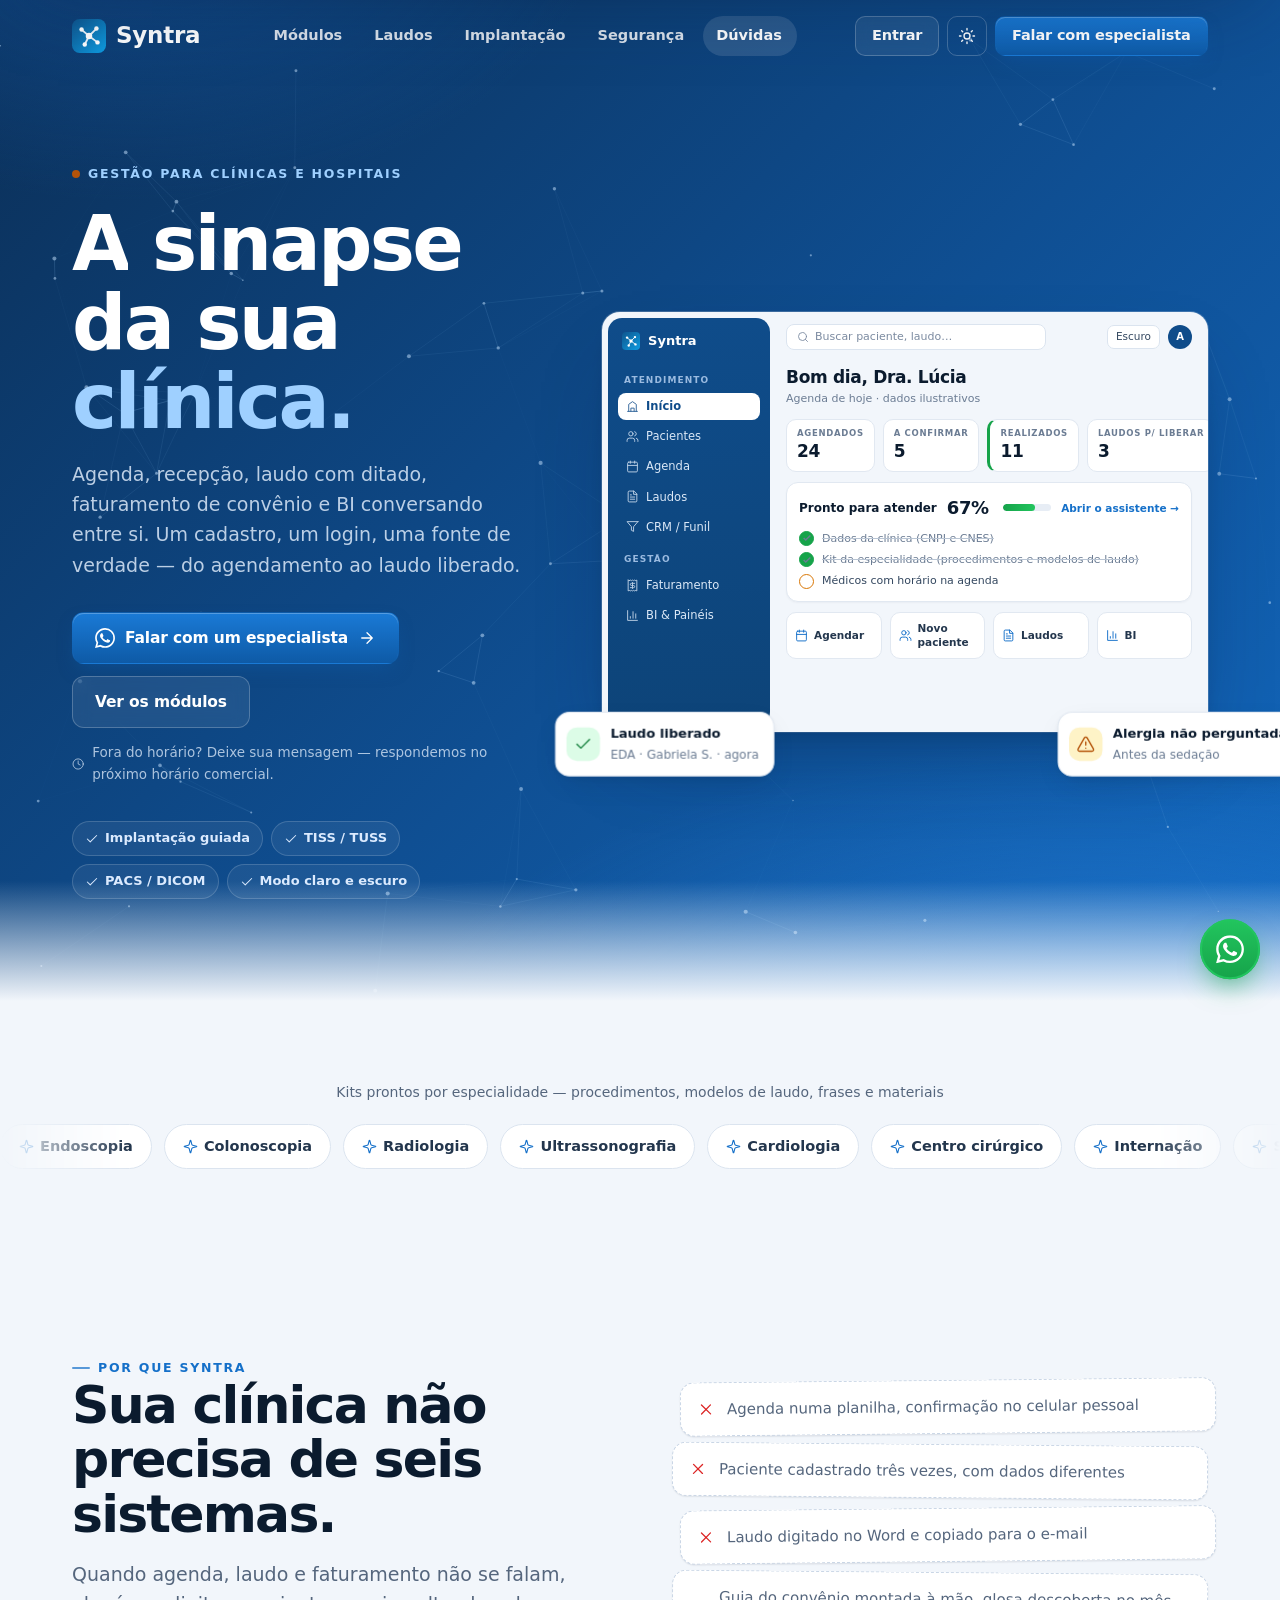
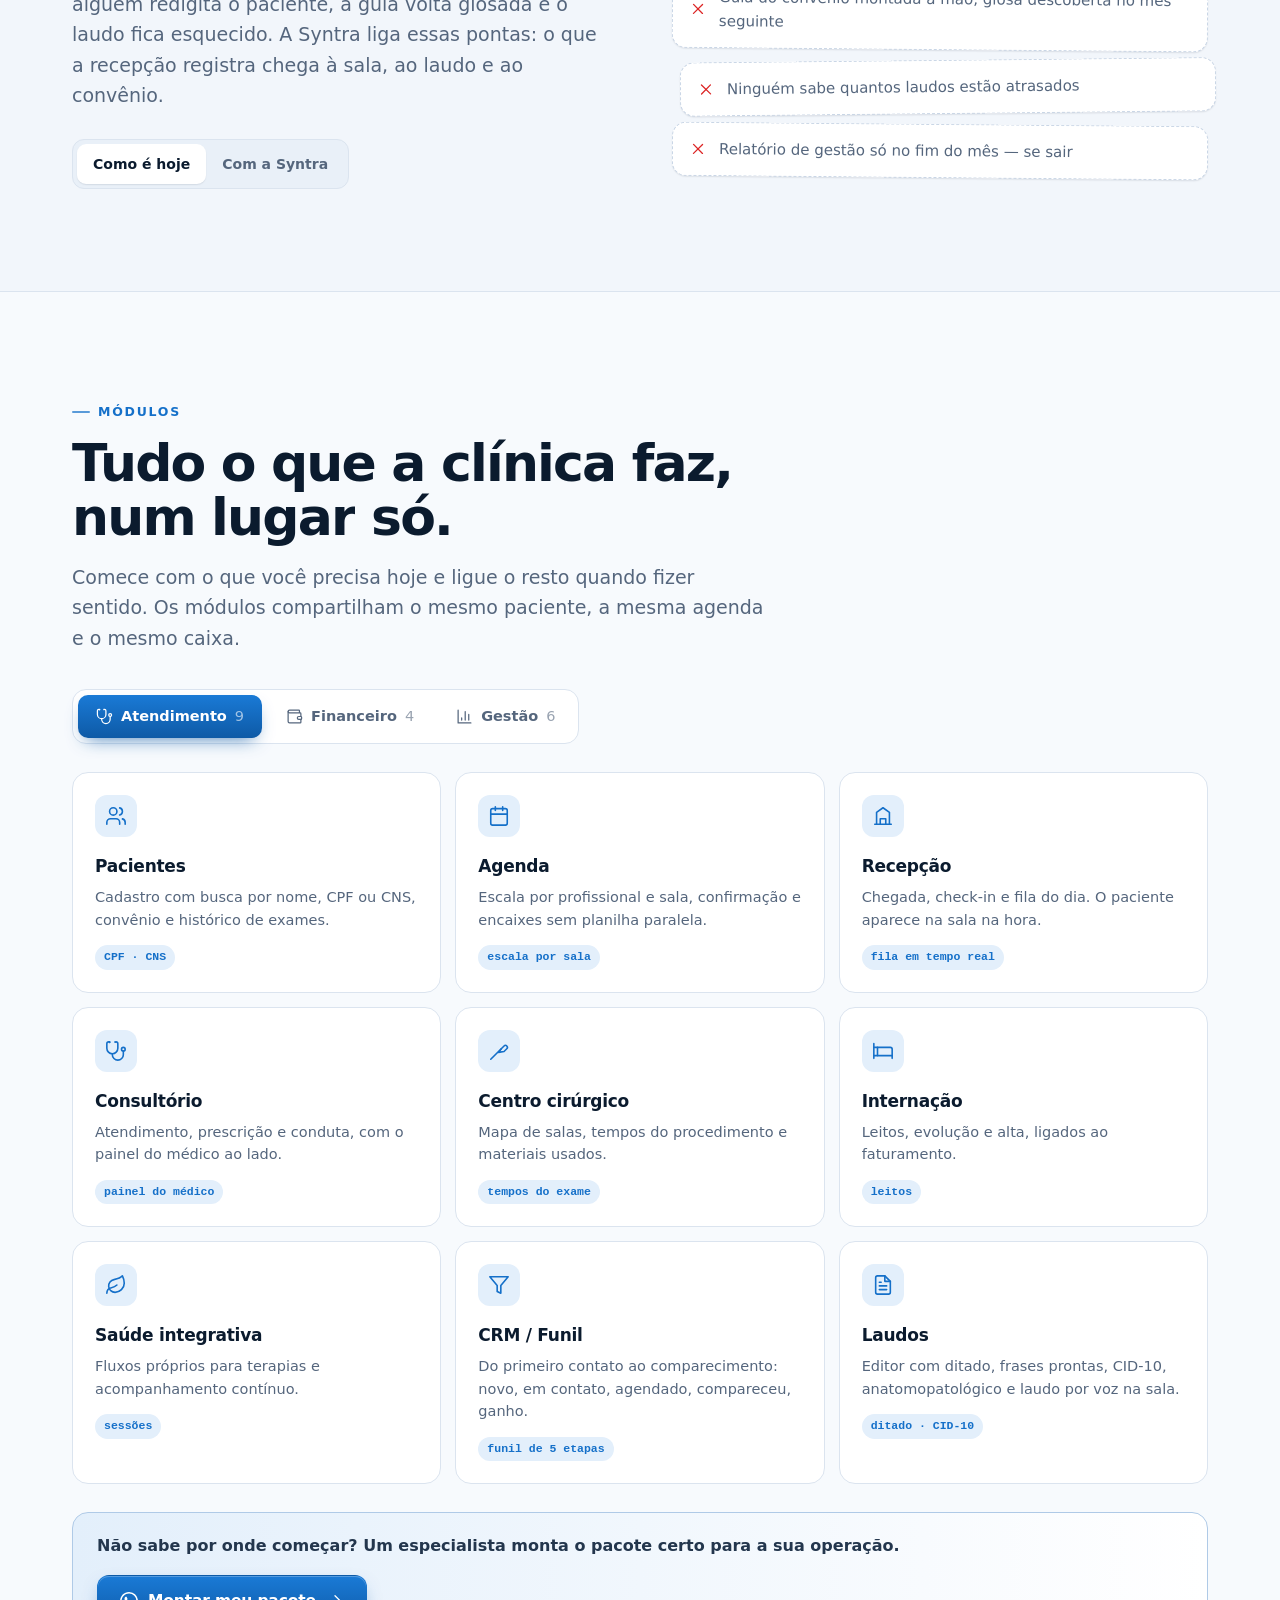
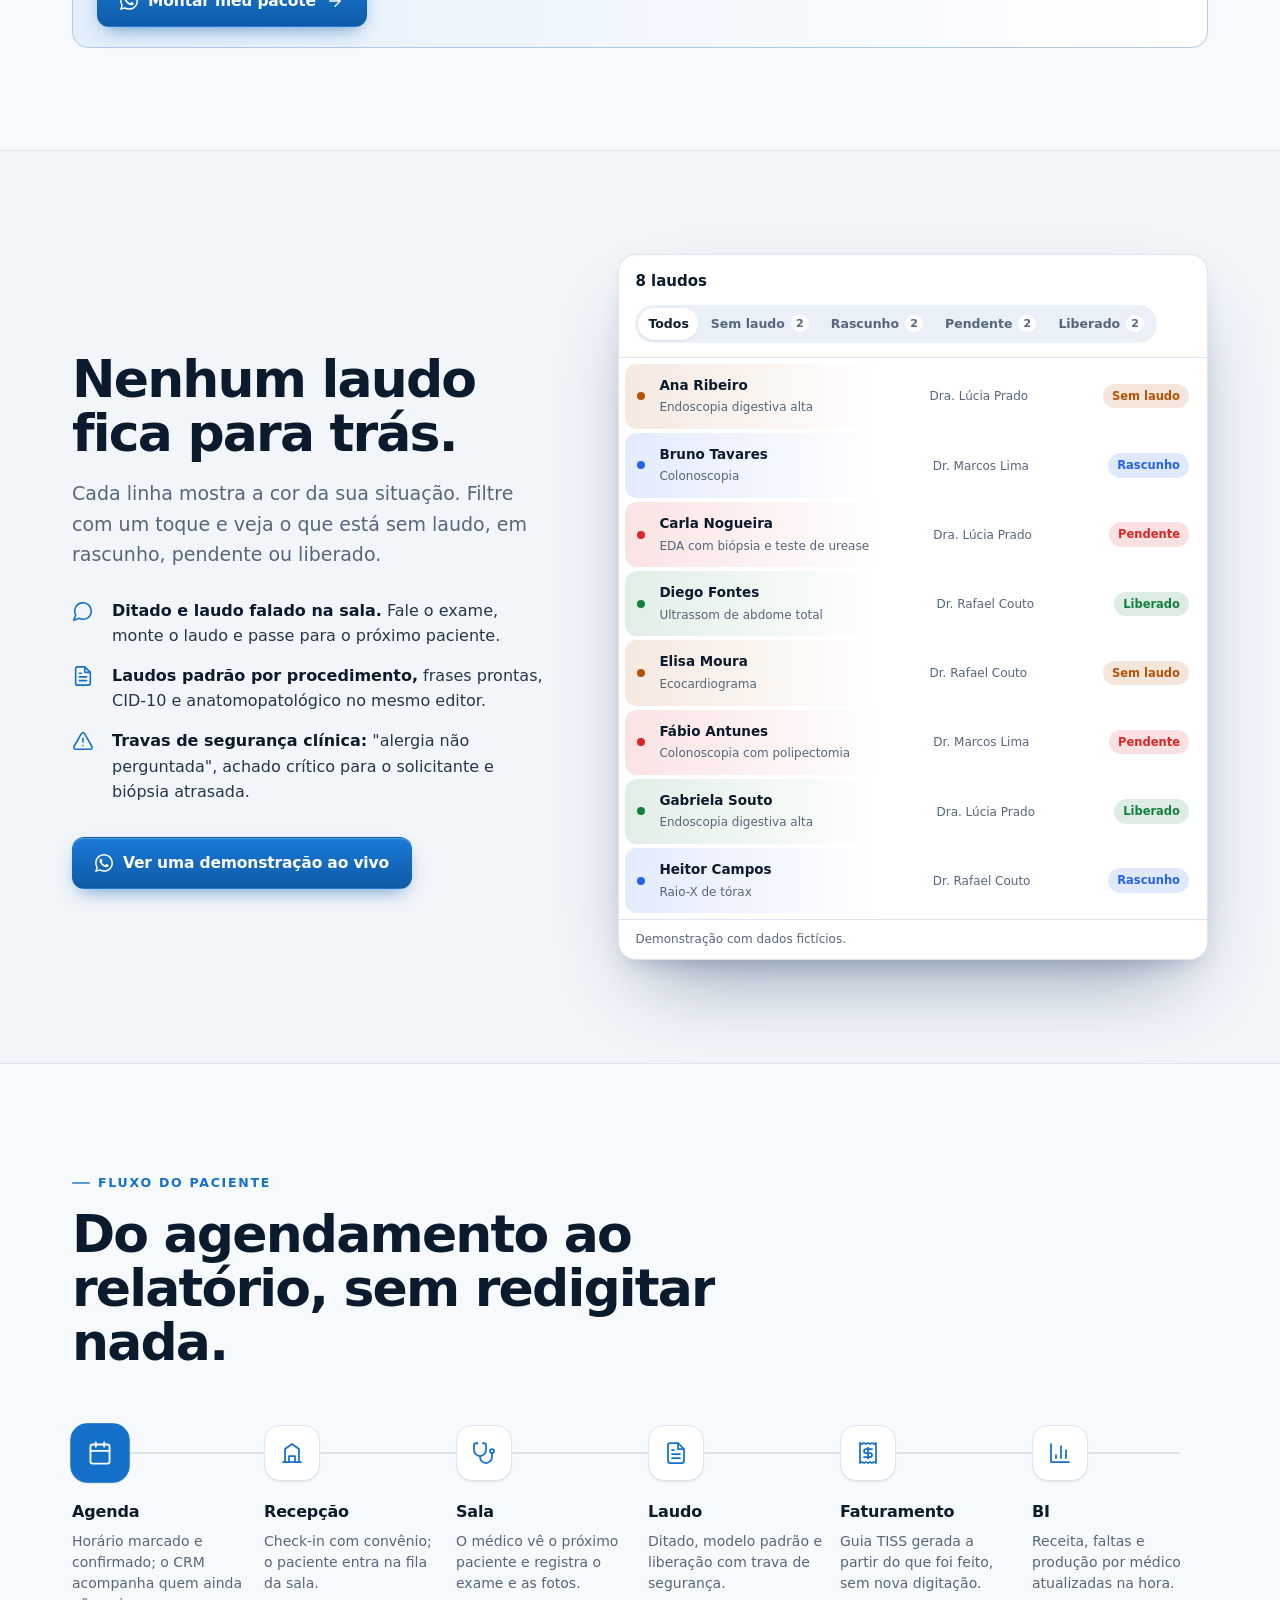
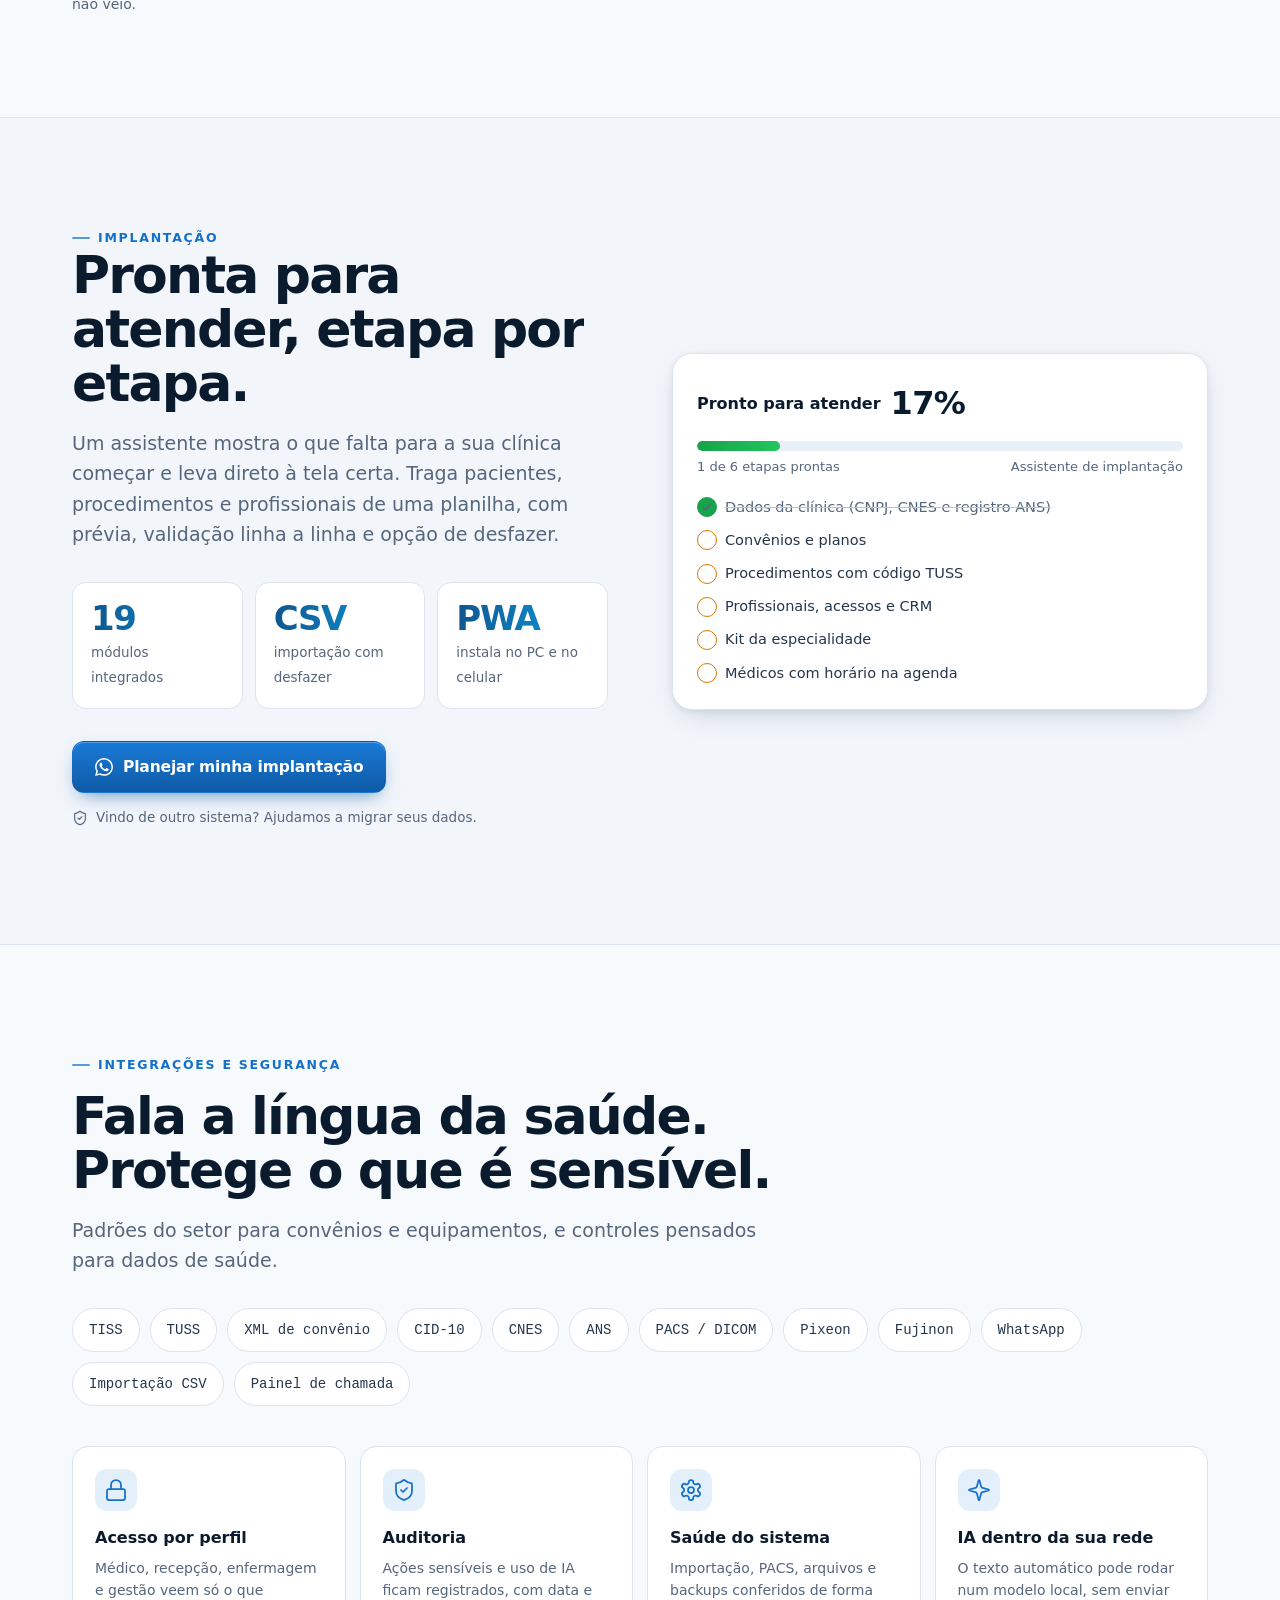
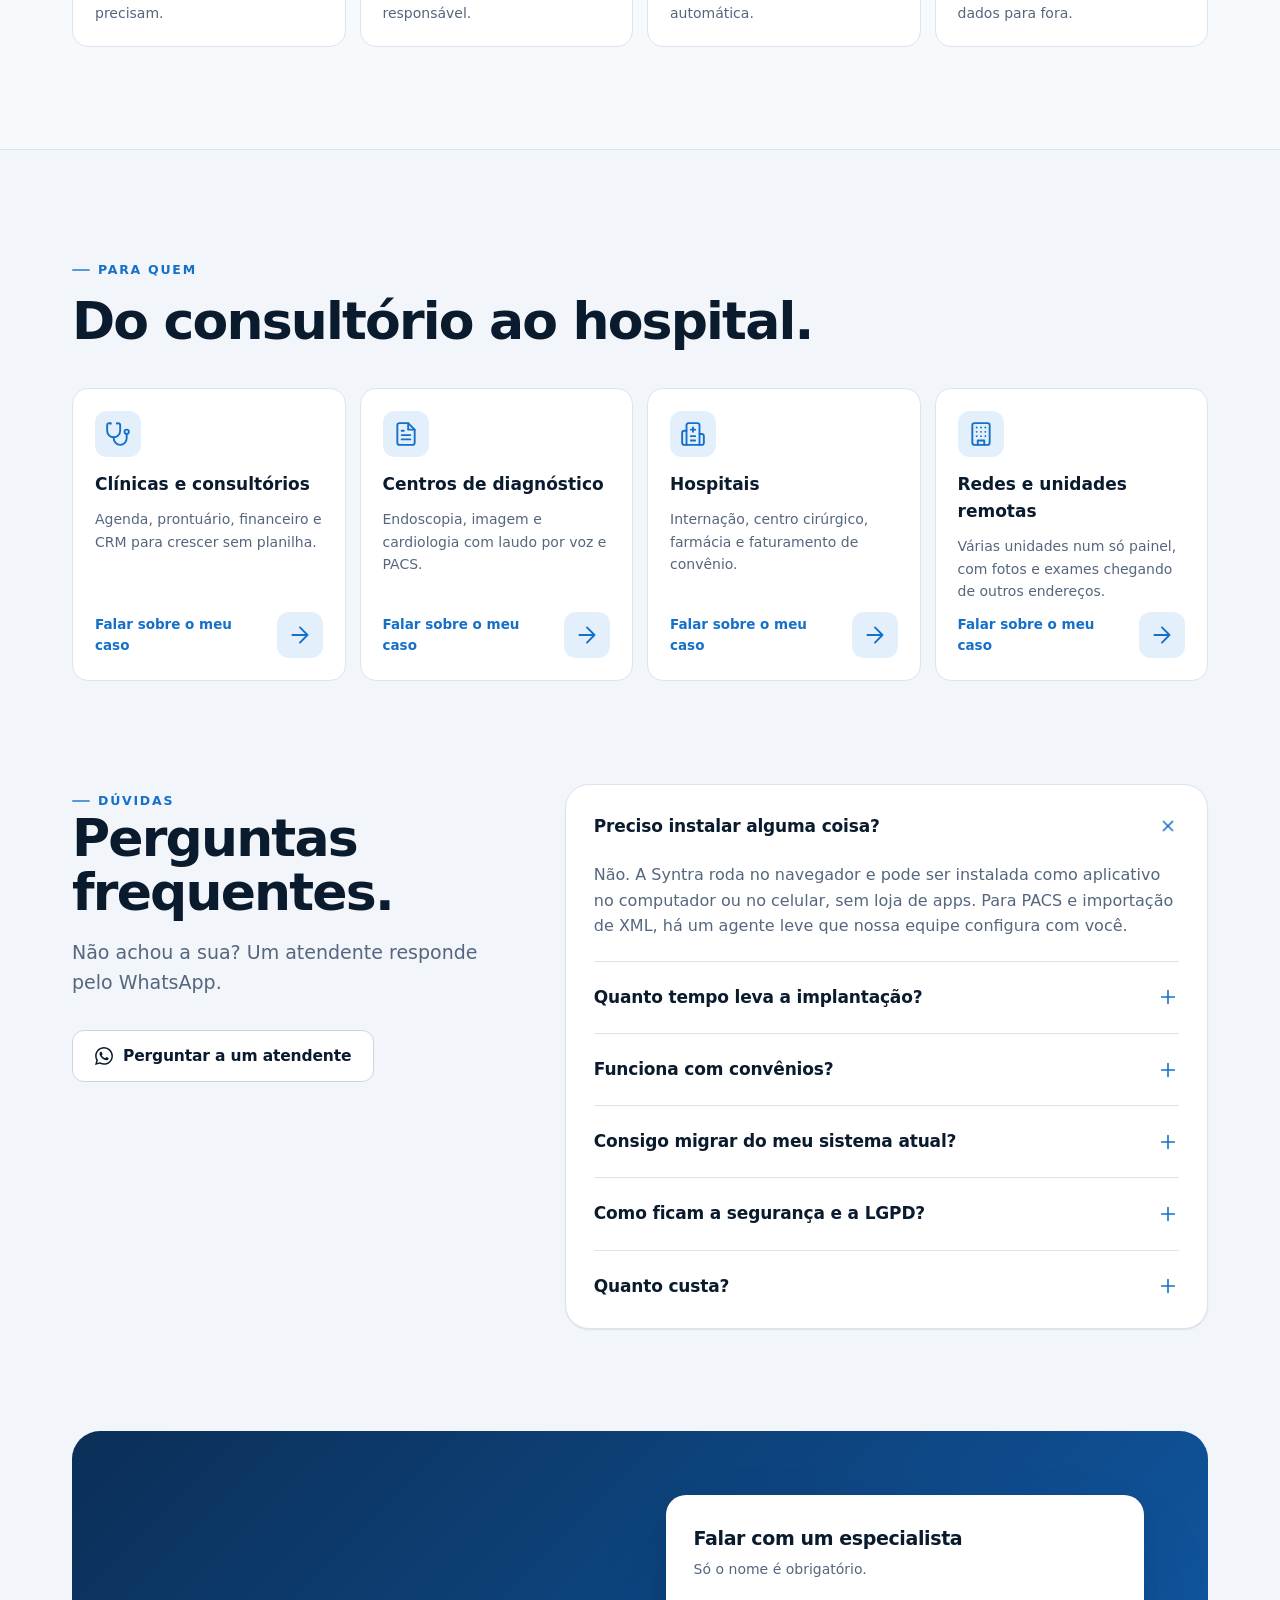
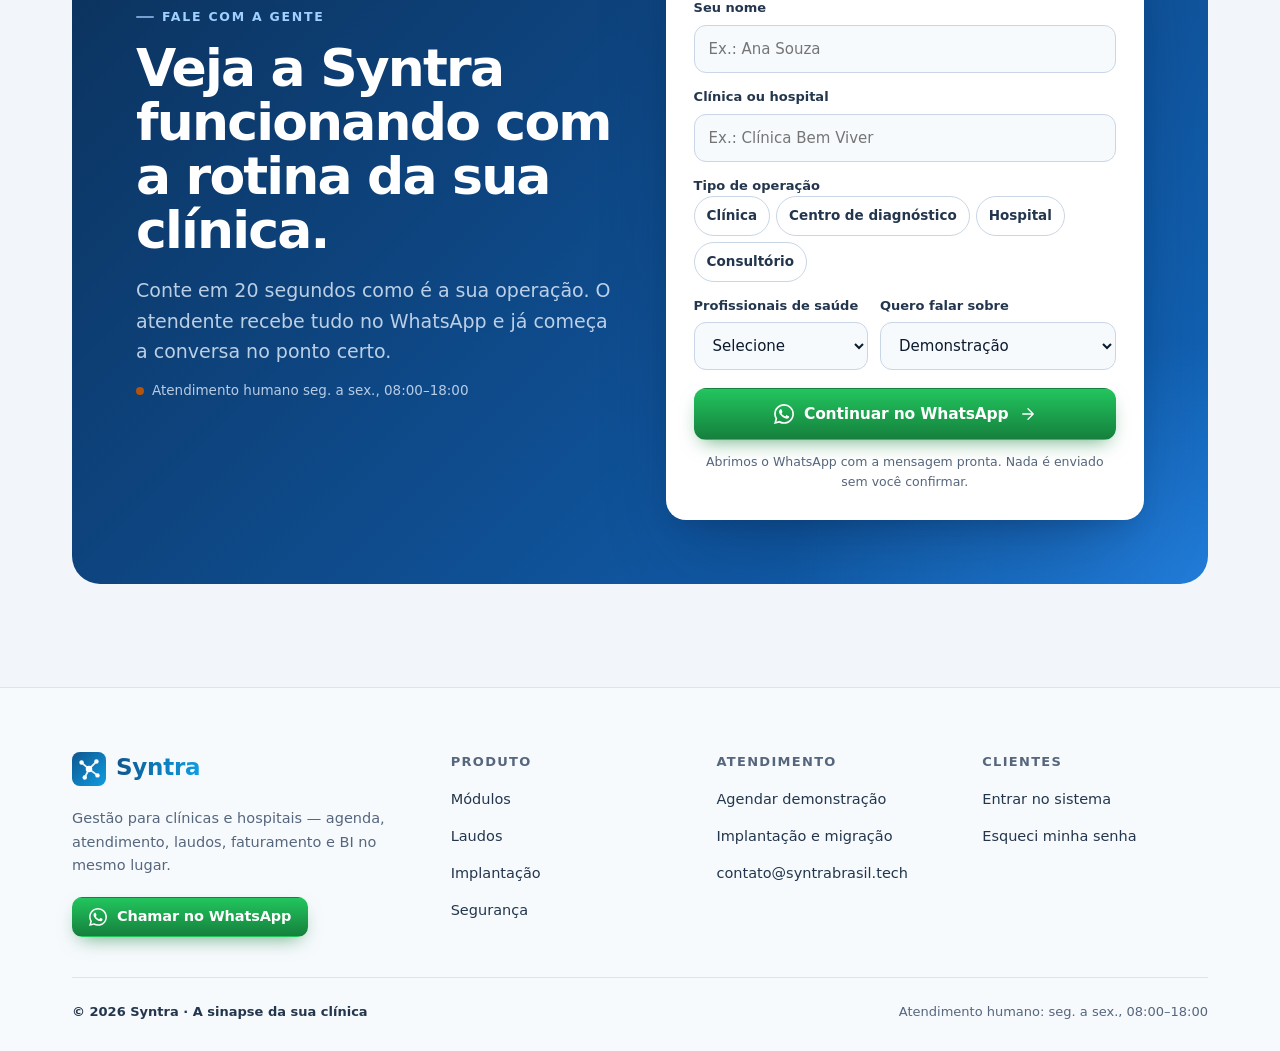
<file: index.html>
<!doctype html>
<html lang="pt-BR">
<head>
  <meta charset="utf-8">
  <meta name="viewport" content="width=device-width, initial-scale=1, viewport-fit=cover">
  <!-- Segurança: só carrega scripts do próprio site (nenhum script inline) e fontes do Google Fonts.
       Ao adicionar Analytics/Tag Manager, inclua os domínios deles em script-src e connect-src. -->
  <meta http-equiv="Content-Security-Policy" content="default-src 'self'; script-src 'self'; style-src 'self' 'unsafe-inline' https://fonts.googleapis.com; font-src 'self' https://fonts.gstatic.com; img-src 'self' data:; connect-src 'self'; object-src 'none'; base-uri 'self'; form-action 'self' https://wa.me https://api.whatsapp.com">
  <meta name="referrer" content="strict-origin-when-cross-origin">
  <title>Syntra — Sistema de gestão para clínicas e hospitais</title>
  <meta name="description" content="Sistema de gestão para clínicas e hospitais: agenda, recepção, laudos com ditado, faturamento TISS, financeiro e BI. Fale com um especialista pelo WhatsApp.">
  <meta name="robots" content="index, follow, max-image-preview:large, max-snippet:-1">
  <link rel="canonical" href="https://divinadigital.github.io/syntra-site/">
  <meta name="theme-color" content="#0b2f57">
  <meta property="og:type" content="website">
  <meta property="og:site_name" content="Syntra">
  <meta property="og:url" content="https://divinadigital.github.io/syntra-site/">
  <meta property="og:title" content="Syntra — Sistema de gestão para clínicas e hospitais">
  <meta property="og:description" content="Sistema de gestão para clínicas e hospitais: agenda, recepção, laudos com ditado, faturamento TISS, financeiro e BI. Fale com um especialista pelo WhatsApp.">
  <meta property="og:locale" content="pt_BR">
  <meta property="og:image" content="https://divinadigital.github.io/syntra-site/assets/img/og.png">
  <meta property="og:image:width" content="1200">
  <meta property="og:image:height" content="630">
  <meta property="og:image:alt" content="Syntra — A sinapse da sua clínica. Sistema de gestão para clínicas e hospitais.">
  <meta name="twitter:card" content="summary_large_image">
  <meta name="twitter:title" content="Syntra — Sistema de gestão para clínicas e hospitais">
  <meta name="twitter:description" content="Sistema de gestão para clínicas e hospitais: agenda, recepção, laudos com ditado, faturamento TISS, financeiro e BI. Fale com um especialista pelo WhatsApp.">
  <meta name="twitter:image" content="https://divinadigital.github.io/syntra-site/assets/img/og.png">
  <link rel="icon" href="assets/img/favicon.svg" type="image/svg+xml">
  <link rel="apple-touch-icon" href="assets/img/apple-touch-icon.png">
  <link rel="manifest" href="manifest.webmanifest">
  <link rel="preconnect" href="https://fonts.googleapis.com">
  <link rel="preconnect" href="https://fonts.gstatic.com" crossorigin>
  <link href="https://fonts.googleapis.com/css2?family=Inter:wght@400;500;600;700;800&family=Lato:wght@700;900&family=JetBrains+Mono:wght@500&display=swap" rel="stylesheet">
  <link rel="stylesheet" href="assets/css/style.css?v=6">
  <script src="config.js"></script>
  <script src="assets/js/boot.js?v=1"></script>
  <script type="application/ld+json">{"@context":"https://schema.org","@graph":[{"@type":"Organization","@id":"https://divinadigital.github.io/syntra-site/#org","name":"Syntra","url":"https://divinadigital.github.io/syntra-site/","logo":"https://divinadigital.github.io/syntra-site/assets/img/icon-512.png","slogan":"A sinapse da sua clínica","email":"contato@syntrabrasil.tech","contactPoint":{"@type":"ContactPoint","contactType":"sales","telephone":"+554896225170","availableLanguage":"pt-BR","areaServed":"BR"}},{"@type":"WebSite","@id":"https://divinadigital.github.io/syntra-site/#site","url":"https://divinadigital.github.io/syntra-site/","name":"Syntra","inLanguage":"pt-BR","publisher":{"@id":"https://divinadigital.github.io/syntra-site/#org"}},{"@type":"SoftwareApplication","name":"Syntra","applicationCategory":"BusinessApplication","applicationSubCategory":"Gestão de clínicas e hospitais","operatingSystem":"Web","inLanguage":"pt-BR","description":"Sistema de gestão para clínicas e hospitais: agenda, recepção, laudos com ditado, faturamento TISS, financeiro e BI. Fale com um especialista pelo WhatsApp.","url":"https://divinadigital.github.io/syntra-site/","featureList":["Pacientes","Agenda","Recepção","Consultório","Centro cirúrgico","Internação","Saúde integrativa","CRM / Funil","Laudos","Faturamento","Financeiro","Farmácia e estoque","Compras","BI \u0026 Painéis","Origem dos pacientes","Qualidade \u0026 Segurança","Saúde do sistema","Manual do sistema","App instalável"],"publisher":{"@id":"https://divinadigital.github.io/syntra-site/#org"}},{"@type":"FAQPage","mainEntity":[{"@type":"Question","name":"Preciso instalar alguma coisa?","acceptedAnswer":{"@type":"Answer","text":"Não. A Syntra roda no navegador e pode ser instalada como aplicativo no computador ou no celular, sem loja de apps. Para PACS e importação de XML, há um agente leve que nossa equipe configura com você."}},{"@type":"Question","name":"Quanto tempo leva a implantação?","acceptedAnswer":{"@type":"Answer","text":"Depende do tamanho da operação. O assistente \"Pronto para atender\" mostra cada etapa e o que falta. Clínicas que já têm cadastros em planilha importam pacientes, procedimentos e profissionais em minutos, com prévia e opção de desfazer."}},{"@type":"Question","name":"Funciona com convênios?","acceptedAnswer":{"@type":"Answer","text":"Sim. O faturamento usa os padrões TISS e TUSS, lê XML de convênio e mantém os dados da clínica (CNES, registro ANS) num só lugar."}},{"@type":"Question","name":"Consigo migrar do meu sistema atual?","acceptedAnswer":{"@type":"Answer","text":"Sim. Exportando os dados em planilha (CSV), a importação valida linha a linha antes de gravar. Para bases maiores, nossa equipe ajuda na migração."}},{"@type":"Question","name":"Como ficam a segurança e a LGPD?","acceptedAnswer":{"@type":"Answer","text":"Cada usuário tem um perfil de acesso, as ações sensíveis ficam na auditoria e a saúde do sistema é monitorada (backups, importação, arquivos). O recurso de texto automático pode rodar num modelo dentro da rede da clínica."}},{"@type":"Question","name":"Quanto custa?","acceptedAnswer":{"@type":"Answer","text":"O valor depende dos módulos e do número de profissionais. Fale com um atendente: em poucos minutos ele monta uma proposta para a sua operação."}}]}]}</script>
</head>
<body>
<a class="skip" href="#conteudo">Pular para o conteúdo</a>

<header class="nav" id="nav">
  <div class="wrap nav__in">
    <a href="#topo" class="logo" aria-label="Syntra — início"><svg class="logo-mark" viewBox="0 0 1024 1024" aria-hidden="true"><defs><linearGradient id="syg1" x1="0" y1="0" x2="1" y2="1"><stop offset="0" stop-color="#0f568e"/><stop offset="1" stop-color="#0e9de2"/></linearGradient></defs><rect width="1024" height="1024" rx="232" fill="url(#syg1)"/><g stroke="#eaf3fa" stroke-width="54" stroke-linecap="round"><path d="M288 318 512 512M736 288 512 512M384 768 512 512M768 704 512 512"/></g><g fill="#fff"><circle cx="512" cy="512" r="98"/><circle cx="288" cy="318" r="67"/><circle cx="736" cy="288" r="67"/><circle cx="384" cy="768" r="67"/><circle cx="768" cy="704" r="67"/></g></svg><span class="logo__word">Syntra</span></a>

    <nav aria-label="Principal">
      <ul class="nav__links" id="navLinks">
        <li><a href="#modulos">Módulos</a></li>
        <li><a href="#laudos">Laudos</a></li>
        <li><a href="#implantacao">Implantação</a></li>
        <li><a href="#seguranca">Segurança</a></li>
        <li><a href="#faq">Dúvidas</a></li>
        <li class="nav__pill" aria-hidden="true"></li>
      </ul>
    </nav>

    <div class="nav__actions">
      <a class="btn btn--on-dark btn--sm" href="https://app.syntrabrasil.tech/login" rel="noopener">Entrar</a>
      <button class="icon-btn theme-toggle" type="button" aria-label="Alternar tema claro/escuro">
        <svg class="i-sun" width="18" height="18" viewBox="0 0 24 24" fill="none" stroke="currentColor" stroke-width="1.8" stroke-linecap="round"><circle cx="12" cy="12" r="4"/><path d="M12 2v2M12 20v2M4.9 4.9l1.4 1.4M17.7 17.7l1.4 1.4M2 12h2M20 12h2M4.9 19.1l1.4-1.4M17.7 6.3l1.4-1.4"/></svg>
        <svg class="i-moon" width="18" height="18" viewBox="0 0 24 24" fill="none" stroke="currentColor" stroke-width="1.8" stroke-linecap="round"><path d="M12 3a6 6 0 0 0 9 9 9 9 0 1 1-9-9Z"/></svg>
      </button>
      <a class="btn btn--primary btn--sm magnetic" href="https://wa.me/554896225170?text=Ol%C3%A1%21%20Quero%20falar%20com%20um%20especialista%20da%20Syntra." rel="noopener" data-origem="nav" data-cta="nav">Falar com especialista</a>
      <button class="icon-btn nav__burger" type="button" aria-label="Abrir menu" aria-expanded="false" aria-controls="drawer"><svg class="" width="20" height="20" viewBox="0 0 24 24" fill="none" stroke="currentColor" stroke-width="1.75" stroke-linecap="round" stroke-linejoin="round" aria-hidden="true"><path d="M4 6h16M4 12h16M4 18h16"/></svg></button>
    </div>
  </div>
</header>

<div class="drawer" id="drawer" aria-hidden="true">
  <div class="drawer__bg" data-close></div>
  <div class="drawer__panel" role="dialog" aria-modal="true" aria-label="Menu">
    <div class="drawer__top">
      <span class="logo"><svg class="logo-mark" viewBox="0 0 1024 1024" aria-hidden="true"><defs><linearGradient id="syg2" x1="0" y1="0" x2="1" y2="1"><stop offset="0" stop-color="#0f568e"/><stop offset="1" stop-color="#0e9de2"/></linearGradient></defs><rect width="1024" height="1024" rx="232" fill="url(#syg2)"/><g stroke="#eaf3fa" stroke-width="54" stroke-linecap="round"><path d="M288 318 512 512M736 288 512 512M384 768 512 512M768 704 512 512"/></g><g fill="#fff"><circle cx="512" cy="512" r="98"/><circle cx="288" cy="318" r="67"/><circle cx="736" cy="288" r="67"/><circle cx="384" cy="768" r="67"/><circle cx="768" cy="704" r="67"/></g></svg><span class="logo__word">Syntra</span></span>
      <button class="icon-btn" type="button" data-close aria-label="Fechar menu"><svg class="" width="20" height="20" viewBox="0 0 24 24" fill="none" stroke="currentColor" stroke-width="1.75" stroke-linecap="round" stroke-linejoin="round" aria-hidden="true"><path d="M18 6 6 18M6 6l12 12"/></svg></button>
    </div>
    <ul>
      <li><a href="#modulos" data-close>Módulos <svg class="" width="18" height="18" viewBox="0 0 24 24" fill="none" stroke="currentColor" stroke-width="1.75" stroke-linecap="round" stroke-linejoin="round" aria-hidden="true"><path d="M5 12h14M12 5l7 7-7 7"/></svg></a></li>
      <li><a href="#laudos" data-close>Laudos <svg class="" width="18" height="18" viewBox="0 0 24 24" fill="none" stroke="currentColor" stroke-width="1.75" stroke-linecap="round" stroke-linejoin="round" aria-hidden="true"><path d="M5 12h14M12 5l7 7-7 7"/></svg></a></li>
      <li><a href="#implantacao" data-close>Implantação <svg class="" width="18" height="18" viewBox="0 0 24 24" fill="none" stroke="currentColor" stroke-width="1.75" stroke-linecap="round" stroke-linejoin="round" aria-hidden="true"><path d="M5 12h14M12 5l7 7-7 7"/></svg></a></li>
      <li><a href="#seguranca" data-close>Segurança <svg class="" width="18" height="18" viewBox="0 0 24 24" fill="none" stroke="currentColor" stroke-width="1.75" stroke-linecap="round" stroke-linejoin="round" aria-hidden="true"><path d="M5 12h14M12 5l7 7-7 7"/></svg></a></li>
      <li><a href="#faq" data-close>Dúvidas <svg class="" width="18" height="18" viewBox="0 0 24 24" fill="none" stroke="currentColor" stroke-width="1.75" stroke-linecap="round" stroke-linejoin="round" aria-hidden="true"><path d="M5 12h14M12 5l7 7-7 7"/></svg></a></li>
      <li><a href="https://app.syntrabrasil.tech/login" rel="noopener">Entrar no sistema <svg class="" width="18" height="18" viewBox="0 0 24 24" fill="none" stroke="currentColor" stroke-width="1.75" stroke-linecap="round" stroke-linejoin="round" aria-hidden="true"><path d="M5 12h14M12 5l7 7-7 7"/></svg></a></li>
    </ul>
    <a class="btn btn--wa" href="https://wa.me/554896225170?text=Ol%C3%A1%21%20Quero%20falar%20com%20um%20especialista%20da%20Syntra." rel="noopener" data-origem="nav" data-cta="menu"><svg class="" width="20" height="20" viewBox="0 0 24 24" fill="currentColor" aria-hidden="true"><path d="M17.47 14.38c-.3-.15-1.75-.86-2.02-.96-.27-.1-.47-.15-.67.15-.2.3-.77.96-.94 1.16-.17.2-.35.22-.64.07-.3-.15-1.25-.46-2.38-1.47-.88-.79-1.47-1.76-1.65-2.06-.17-.3-.02-.46.13-.6.13-.14.3-.35.45-.52.15-.18.2-.3.3-.5.1-.2.05-.37-.03-.52-.07-.15-.67-1.6-.92-2.2-.24-.58-.49-.5-.67-.5h-.57c-.2 0-.52.07-.79.37-.27.3-1.04 1.02-1.04 2.48 0 1.46 1.07 2.88 1.21 3.07.15.2 2.1 3.2 5.08 4.49.71.3 1.26.49 1.7.63.71.22 1.36.19 1.87.12.57-.09 1.75-.72 2-1.41.25-.7.25-1.29.17-1.41-.07-.13-.27-.2-.57-.35M12.05 21.79h-.01a9.87 9.87 0 0 1-5.03-1.38l-.36-.21-3.74.98 1-3.65-.24-.37a9.86 9.86 0 0 1-1.51-5.26c0-5.45 4.44-9.88 9.9-9.88a9.83 9.83 0 0 1 7 2.9 9.82 9.82 0 0 1 2.89 6.99c0 5.45-4.44 9.88-9.89 9.88m8.41-18.3A11.81 11.81 0 0 0 12.05 0C5.5 0 .16 5.34.16 11.89c0 2.1.55 4.14 1.59 5.94L.06 24l6.3-1.65a11.88 11.88 0 0 0 5.68 1.45h.01c6.55 0 11.89-5.34 11.89-11.9 0-3.17-1.24-6.16-3.48-8.4"/></svg> Falar com um atendente</a>
  </div>
</div>

<main id="conteudo">

<!-- =================== HERO =================== -->
<section class="hero" id="topo">
  <canvas class="hero__canvas" data-synapse aria-hidden="true"></canvas>
  <div class="wrap hero__grid">
    <div>
      <span class="eyebrow" data-reveal><span class="presence"><span class="dot"></span></span>
        <span class="shiny" data-cfg="hero.eyebrow">Gestão para clínicas e hospitais</span></span>
      <h1 class="h1 split-text" data-split data-cfg-title>A sinapse da sua <em>clínica.</em></h1>
      <p class="lead" data-reveal style="--i:3" data-cfg="hero.lead">Agenda, recepção, laudo com ditado, faturamento de convênio e BI conversando entre si. Um cadastro, um login, uma fonte de verdade — do agendamento ao laudo liberado.</p>
      <div class="cta-row" data-reveal style="--i:4">
        <a class="btn btn--primary magnetic" href="https://wa.me/554896225170?text=Ol%C3%A1%21%20Vim%20pelo%20site%20da%20Syntra%20e%20quero%20conhecer%20o%20sistema%20para%20a%20minha%20cl%C3%ADnica." rel="noopener" data-origem="hero" data-cta="hero"><svg class="" width="20" height="20" viewBox="0 0 24 24" fill="currentColor" aria-hidden="true"><path d="M17.47 14.38c-.3-.15-1.75-.86-2.02-.96-.27-.1-.47-.15-.67.15-.2.3-.77.96-.94 1.16-.17.2-.35.22-.64.07-.3-.15-1.25-.46-2.38-1.47-.88-.79-1.47-1.76-1.65-2.06-.17-.3-.02-.46.13-.6.13-.14.3-.35.45-.52.15-.18.2-.3.3-.5.1-.2.05-.37-.03-.52-.07-.15-.67-1.6-.92-2.2-.24-.58-.49-.5-.67-.5h-.57c-.2 0-.52.07-.79.37-.27.3-1.04 1.02-1.04 2.48 0 1.46 1.07 2.88 1.21 3.07.15.2 2.1 3.2 5.08 4.49.71.3 1.26.49 1.7.63.71.22 1.36.19 1.87.12.57-.09 1.75-.72 2-1.41.25-.7.25-1.29.17-1.41-.07-.13-.27-.2-.57-.35M12.05 21.79h-.01a9.87 9.87 0 0 1-5.03-1.38l-.36-.21-3.74.98 1-3.65-.24-.37a9.86 9.86 0 0 1-1.51-5.26c0-5.45 4.44-9.88 9.9-9.88a9.83 9.83 0 0 1 7 2.9 9.82 9.82 0 0 1 2.89 6.99c0 5.45-4.44 9.88-9.89 9.88m8.41-18.3A11.81 11.81 0 0 0 12.05 0C5.5 0 .16 5.34.16 11.89c0 2.1.55 4.14 1.59 5.94L.06 24l6.3-1.65a11.88 11.88 0 0 0 5.68 1.45h.01c6.55 0 11.89-5.34 11.89-11.9 0-3.17-1.24-6.16-3.48-8.4"/></svg> Falar com um especialista <svg class="i-arrow" width="18" height="18" viewBox="0 0 24 24" fill="none" stroke="currentColor" stroke-width="1.75" stroke-linecap="round" stroke-linejoin="round" aria-hidden="true"><path d="M5 12h14M12 5l7 7-7 7"/></svg></a>
        <a class="btn btn--on-dark" href="#modulos">Ver os módulos</a>
      </div>
      <p class="cta-note" data-reveal style="--i:5"><svg class="" width="16" height="16" viewBox="0 0 24 24" fill="none" stroke="currentColor" stroke-width="1.75" stroke-linecap="round" stroke-linejoin="round" aria-hidden="true"><circle cx="12" cy="12" r="10"/><path d="M12 6v6l4 2"/></svg>        <span data-hours-note>Atendimento humano seg. a sex., 08:00–18:00.</span></p>
      <div class="hero__chips" data-reveal style="--i:6" data-cfg-chips>
        <span class="chip"><svg class="" width="14" height="14" viewBox="0 0 24 24" fill="none" stroke="currentColor" stroke-width="1.75" stroke-linecap="round" stroke-linejoin="round" aria-hidden="true"><path d="M20 6 9 17l-5-5"/></svg> Implantação guiada</span>
        <span class="chip"><svg class="" width="14" height="14" viewBox="0 0 24 24" fill="none" stroke="currentColor" stroke-width="1.75" stroke-linecap="round" stroke-linejoin="round" aria-hidden="true"><path d="M20 6 9 17l-5-5"/></svg> TISS / TUSS</span>
        <span class="chip"><svg class="" width="14" height="14" viewBox="0 0 24 24" fill="none" stroke="currentColor" stroke-width="1.75" stroke-linecap="round" stroke-linejoin="round" aria-hidden="true"><path d="M20 6 9 17l-5-5"/></svg> PACS / DICOM</span>
        <span class="chip"><svg class="" width="14" height="14" viewBox="0 0 24 24" fill="none" stroke="currentColor" stroke-width="1.75" stroke-linecap="round" stroke-linejoin="round" aria-hidden="true"><path d="M20 6 9 17l-5-5"/></svg> Modo claro e escuro</span>
      </div>
    </div>

    <!-- Prévia real do produto (tela "Início" do novo visual) -->
    <div class="tilt" data-reveal style="--i:2">
      <div class="app" data-tilt aria-label="Prévia da tela inicial do Syntra" role="img">
        <div class="app__glare"></div>
        <aside class="app__side" aria-hidden="true">
          <div class="app__brand"><svg class="" viewBox="0 0 1024 1024" aria-hidden="true"><defs><linearGradient id="syg3" x1="0" y1="0" x2="1" y2="1"><stop offset="0" stop-color="#0f568e"/><stop offset="1" stop-color="#0e9de2"/></linearGradient></defs><rect width="1024" height="1024" rx="232" fill="url(#syg3)"/><g stroke="#eaf3fa" stroke-width="54" stroke-linecap="round"><path d="M288 318 512 512M736 288 512 512M384 768 512 512M768 704 512 512"/></g><g fill="#fff"><circle cx="512" cy="512" r="98"/><circle cx="288" cy="318" r="67"/><circle cx="736" cy="288" r="67"/><circle cx="384" cy="768" r="67"/><circle cx="768" cy="704" r="67"/></g></svg> Syntra</div>
          <span class="app__sel" data-sel></span>
          <div class="app__grp">Atendimento</div>
          <div class="app__item is-on" data-sel-item><svg class="" width="20" height="20" viewBox="0 0 24 24" fill="none" stroke="currentColor" stroke-width="1.75" stroke-linecap="round" stroke-linejoin="round" aria-hidden="true"><path d="M3 21h18"/><path d="M5 21V8l7-5 7 5v13"/><path d="M9 21v-6h6v6"/></svg> Início</div>
          <div class="app__item" data-sel-item><svg class="" width="20" height="20" viewBox="0 0 24 24" fill="none" stroke="currentColor" stroke-width="1.75" stroke-linecap="round" stroke-linejoin="round" aria-hidden="true"><path d="M16 21v-2a4 4 0 0 0-4-4H6a4 4 0 0 0-4 4v2"/><circle cx="9" cy="7" r="4"/><path d="M22 21v-2a4 4 0 0 0-3-3.87"/><path d="M16 3.13a4 4 0 0 1 0 7.75"/></svg> Pacientes</div>
          <div class="app__item" data-sel-item><svg class="" width="20" height="20" viewBox="0 0 24 24" fill="none" stroke="currentColor" stroke-width="1.75" stroke-linecap="round" stroke-linejoin="round" aria-hidden="true"><rect x="3" y="4" width="18" height="18" rx="2"/><path d="M16 2v4M8 2v4M3 10h18"/></svg> Agenda</div>
          <div class="app__item" data-sel-item><svg class="" width="20" height="20" viewBox="0 0 24 24" fill="none" stroke="currentColor" stroke-width="1.75" stroke-linecap="round" stroke-linejoin="round" aria-hidden="true"><path d="M14 2H6a2 2 0 0 0-2 2v16a2 2 0 0 0 2 2h12a2 2 0 0 0 2-2V8z"/><path d="M14 2v6h6M16 13H8M16 17H8M10 9H8"/></svg> Laudos</div>
          <div class="app__item" data-sel-item><svg class="" width="20" height="20" viewBox="0 0 24 24" fill="none" stroke="currentColor" stroke-width="1.75" stroke-linecap="round" stroke-linejoin="round" aria-hidden="true"><path d="M22 3H2l8 9.46V19l4 2v-8.54L22 3z"/></svg> CRM / Funil</div>
          <div class="app__grp">Gestão</div>
          <div class="app__item" data-sel-item><svg class="" width="20" height="20" viewBox="0 0 24 24" fill="none" stroke="currentColor" stroke-width="1.75" stroke-linecap="round" stroke-linejoin="round" aria-hidden="true"><path d="M4 2v20l2-1 2 1 2-1 2 1 2-1 2 1 2-1 2 1V2l-2 1-2-1-2 1-2-1-2 1-2-1-2 1Z"/><path d="M16 8h-6a2 2 0 1 0 0 4h4a2 2 0 1 1 0 4H8M12 17.5v-11"/></svg> Faturamento</div>
          <div class="app__item" data-sel-item><svg class="" width="20" height="20" viewBox="0 0 24 24" fill="none" stroke="currentColor" stroke-width="1.75" stroke-linecap="round" stroke-linejoin="round" aria-hidden="true"><path d="M3 3v18h18"/><path d="M18 17V9M13 17V5M8 17v-3"/></svg> BI & Painéis</div>
        </aside>
        <div class="app__main" aria-hidden="true">
          <div class="app__top">
            <div class="app__search"><svg class="" width="20" height="20" viewBox="0 0 24 24" fill="none" stroke="currentColor" stroke-width="1.75" stroke-linecap="round" stroke-linejoin="round" aria-hidden="true"><circle cx="11" cy="11" r="8"/><path d="m21 21-4.3-4.3"/></svg> Buscar paciente, laudo…</div>
            <span class="app__pill">Escuro</span>
            <span class="app__avatar">A</span>
          </div>
          <div class="app__h">Bom dia, Dra. Lúcia</div>
          <div class="app__sub">Agenda de hoje · dados ilustrativos</div>
          <div class="kpis">
            <div class="kpi"><small>Agendados</small><b class="tnum" data-count="24">0</b></div>
            <div class="kpi"><small>A confirmar</small><b class="tnum" data-count="5">0</b></div>
            <div class="kpi kpi--ok"><small>Realizados</small><b class="tnum" data-count="11">0</b></div>
            <div class="kpi"><small>Laudos p/ liberar</small><b class="tnum" data-count="3">0</b></div>
          </div>
          <div class="card-ui">
            <div class="ready"><span>Pronto para atender</span><span class="ready__pct tnum" data-ready-pct>0%</span><span class="ready__bar"><i data-ready-bar></i></span><span class="ready__link">Abrir o assistente →</span></div>
            <ul class="steps" data-steps>
              <li><span class="st"><svg viewBox="0 0 24 24" fill="none" stroke="currentColor" stroke-width="3.5"><path d="M20 6 9 17l-5-5"/></svg></span><span>Dados da clínica (CNPJ e CNES)</span></li>
              <li><span class="st"><svg viewBox="0 0 24 24" fill="none" stroke="currentColor" stroke-width="3.5"><path d="M20 6 9 17l-5-5"/></svg></span><span>Kit da especialidade (procedimentos e modelos de laudo)</span></li>
              <li><span class="st"><svg viewBox="0 0 24 24" fill="none" stroke="currentColor" stroke-width="3.5"><path d="M20 6 9 17l-5-5"/></svg></span><span>Médicos com horário na agenda</span></li>
            </ul>
          </div>
          <div class="quick">
            <div><svg class="" width="20" height="20" viewBox="0 0 24 24" fill="none" stroke="currentColor" stroke-width="1.75" stroke-linecap="round" stroke-linejoin="round" aria-hidden="true"><rect x="3" y="4" width="18" height="18" rx="2"/><path d="M16 2v4M8 2v4M3 10h18"/></svg> Agendar</div>
            <div><svg class="" width="20" height="20" viewBox="0 0 24 24" fill="none" stroke="currentColor" stroke-width="1.75" stroke-linecap="round" stroke-linejoin="round" aria-hidden="true"><path d="M16 21v-2a4 4 0 0 0-4-4H6a4 4 0 0 0-4 4v2"/><circle cx="9" cy="7" r="4"/><path d="M22 21v-2a4 4 0 0 0-3-3.87"/><path d="M16 3.13a4 4 0 0 1 0 7.75"/></svg> Novo paciente</div>
            <div><svg class="" width="20" height="20" viewBox="0 0 24 24" fill="none" stroke="currentColor" stroke-width="1.75" stroke-linecap="round" stroke-linejoin="round" aria-hidden="true"><path d="M14 2H6a2 2 0 0 0-2 2v16a2 2 0 0 0 2 2h12a2 2 0 0 0 2-2V8z"/><path d="M14 2v6h6M16 13H8M16 17H8M10 9H8"/></svg> Laudos</div>
            <div><svg class="" width="20" height="20" viewBox="0 0 24 24" fill="none" stroke="currentColor" stroke-width="1.75" stroke-linecap="round" stroke-linejoin="round" aria-hidden="true"><path d="M3 3v18h18"/><path d="M18 17V9M13 17V5M8 17v-3"/></svg> BI</div>
          </div>
        </div>
      </div>
      <div class="float-note float-note--a" aria-hidden="true">
        <span class="float-note__ic" style="background:#dcfce7;color:#15803d"><svg class="" width="18" height="18" viewBox="0 0 24 24" fill="none" stroke="currentColor" stroke-width="1.75" stroke-linecap="round" stroke-linejoin="round" aria-hidden="true"><path d="M20 6 9 17l-5-5"/></svg></span>
        <div><b>Laudo liberado</b><span>EDA · Gabriela S. · agora</span></div>
      </div>
      <div class="float-note float-note--b" aria-hidden="true">
        <span class="float-note__ic" style="background:#fef3c7;color:#b45309"><svg class="" width="18" height="18" viewBox="0 0 24 24" fill="none" stroke="currentColor" stroke-width="1.75" stroke-linecap="round" stroke-linejoin="round" aria-hidden="true"><path d="m21.73 18-8-14a2 2 0 0 0-3.48 0l-8 14A2 2 0 0 0 4 21h16a2 2 0 0 0 1.73-3"/><path d="M12 9v4M12 17h.01"/></svg></span>
        <div><b>Alergia não perguntada</b><span>Antes da sedação</span></div>
      </div>
    </div>
  </div>
  <div class="hero__fade"></div>
</section>

<!-- =================== ESPECIALIDADES =================== -->
<section class="section--tight" aria-label="Especialidades atendidas">
  <p class="trust-title" data-reveal>Kits prontos por especialidade — procedimentos, modelos de laudo, frases e materiais</p>
  <div class="marquee" data-reveal>
    <div class="marquee__track">
              <span class="chip" ><svg class="" width="15" height="15" viewBox="0 0 24 24" fill="none" stroke="currentColor" stroke-width="1.75" stroke-linecap="round" stroke-linejoin="round" aria-hidden="true"><path d="M9.94 15.5A2 2 0 0 0 8.5 14.06l-6.14-1.58a.5.5 0 0 1 0-.96L8.5 9.94A2 2 0 0 0 9.94 8.5l1.58-6.14a.5.5 0 0 1 .96 0L14.06 8.5A2 2 0 0 0 15.5 9.94l6.14 1.58a.5.5 0 0 1 0 .96L15.5 14.06a2 2 0 0 0-1.44 1.44l-1.58 6.14a.5.5 0 0 1-.96 0z"/></svg> Endoscopia</span>
              <span class="chip" ><svg class="" width="15" height="15" viewBox="0 0 24 24" fill="none" stroke="currentColor" stroke-width="1.75" stroke-linecap="round" stroke-linejoin="round" aria-hidden="true"><path d="M9.94 15.5A2 2 0 0 0 8.5 14.06l-6.14-1.58a.5.5 0 0 1 0-.96L8.5 9.94A2 2 0 0 0 9.94 8.5l1.58-6.14a.5.5 0 0 1 .96 0L14.06 8.5A2 2 0 0 0 15.5 9.94l6.14 1.58a.5.5 0 0 1 0 .96L15.5 14.06a2 2 0 0 0-1.44 1.44l-1.58 6.14a.5.5 0 0 1-.96 0z"/></svg> Colonoscopia</span>
              <span class="chip" ><svg class="" width="15" height="15" viewBox="0 0 24 24" fill="none" stroke="currentColor" stroke-width="1.75" stroke-linecap="round" stroke-linejoin="round" aria-hidden="true"><path d="M9.94 15.5A2 2 0 0 0 8.5 14.06l-6.14-1.58a.5.5 0 0 1 0-.96L8.5 9.94A2 2 0 0 0 9.94 8.5l1.58-6.14a.5.5 0 0 1 .96 0L14.06 8.5A2 2 0 0 0 15.5 9.94l6.14 1.58a.5.5 0 0 1 0 .96L15.5 14.06a2 2 0 0 0-1.44 1.44l-1.58 6.14a.5.5 0 0 1-.96 0z"/></svg> Radiologia</span>
              <span class="chip" ><svg class="" width="15" height="15" viewBox="0 0 24 24" fill="none" stroke="currentColor" stroke-width="1.75" stroke-linecap="round" stroke-linejoin="round" aria-hidden="true"><path d="M9.94 15.5A2 2 0 0 0 8.5 14.06l-6.14-1.58a.5.5 0 0 1 0-.96L8.5 9.94A2 2 0 0 0 9.94 8.5l1.58-6.14a.5.5 0 0 1 .96 0L14.06 8.5A2 2 0 0 0 15.5 9.94l6.14 1.58a.5.5 0 0 1 0 .96L15.5 14.06a2 2 0 0 0-1.44 1.44l-1.58 6.14a.5.5 0 0 1-.96 0z"/></svg> Ultrassonografia</span>
              <span class="chip" ><svg class="" width="15" height="15" viewBox="0 0 24 24" fill="none" stroke="currentColor" stroke-width="1.75" stroke-linecap="round" stroke-linejoin="round" aria-hidden="true"><path d="M9.94 15.5A2 2 0 0 0 8.5 14.06l-6.14-1.58a.5.5 0 0 1 0-.96L8.5 9.94A2 2 0 0 0 9.94 8.5l1.58-6.14a.5.5 0 0 1 .96 0L14.06 8.5A2 2 0 0 0 15.5 9.94l6.14 1.58a.5.5 0 0 1 0 .96L15.5 14.06a2 2 0 0 0-1.44 1.44l-1.58 6.14a.5.5 0 0 1-.96 0z"/></svg> Cardiologia</span>
              <span class="chip" ><svg class="" width="15" height="15" viewBox="0 0 24 24" fill="none" stroke="currentColor" stroke-width="1.75" stroke-linecap="round" stroke-linejoin="round" aria-hidden="true"><path d="M9.94 15.5A2 2 0 0 0 8.5 14.06l-6.14-1.58a.5.5 0 0 1 0-.96L8.5 9.94A2 2 0 0 0 9.94 8.5l1.58-6.14a.5.5 0 0 1 .96 0L14.06 8.5A2 2 0 0 0 15.5 9.94l6.14 1.58a.5.5 0 0 1 0 .96L15.5 14.06a2 2 0 0 0-1.44 1.44l-1.58 6.14a.5.5 0 0 1-.96 0z"/></svg> Centro cirúrgico</span>
              <span class="chip" ><svg class="" width="15" height="15" viewBox="0 0 24 24" fill="none" stroke="currentColor" stroke-width="1.75" stroke-linecap="round" stroke-linejoin="round" aria-hidden="true"><path d="M9.94 15.5A2 2 0 0 0 8.5 14.06l-6.14-1.58a.5.5 0 0 1 0-.96L8.5 9.94A2 2 0 0 0 9.94 8.5l1.58-6.14a.5.5 0 0 1 .96 0L14.06 8.5A2 2 0 0 0 15.5 9.94l6.14 1.58a.5.5 0 0 1 0 .96L15.5 14.06a2 2 0 0 0-1.44 1.44l-1.58 6.14a.5.5 0 0 1-.96 0z"/></svg> Internação</span>
              <span class="chip" ><svg class="" width="15" height="15" viewBox="0 0 24 24" fill="none" stroke="currentColor" stroke-width="1.75" stroke-linecap="round" stroke-linejoin="round" aria-hidden="true"><path d="M9.94 15.5A2 2 0 0 0 8.5 14.06l-6.14-1.58a.5.5 0 0 1 0-.96L8.5 9.94A2 2 0 0 0 9.94 8.5l1.58-6.14a.5.5 0 0 1 .96 0L14.06 8.5A2 2 0 0 0 15.5 9.94l6.14 1.58a.5.5 0 0 1 0 .96L15.5 14.06a2 2 0 0 0-1.44 1.44l-1.58 6.14a.5.5 0 0 1-.96 0z"/></svg> Saúde integrativa</span>
              <span class="chip" ><svg class="" width="15" height="15" viewBox="0 0 24 24" fill="none" stroke="currentColor" stroke-width="1.75" stroke-linecap="round" stroke-linejoin="round" aria-hidden="true"><path d="M9.94 15.5A2 2 0 0 0 8.5 14.06l-6.14-1.58a.5.5 0 0 1 0-.96L8.5 9.94A2 2 0 0 0 9.94 8.5l1.58-6.14a.5.5 0 0 1 .96 0L14.06 8.5A2 2 0 0 0 15.5 9.94l6.14 1.58a.5.5 0 0 1 0 .96L15.5 14.06a2 2 0 0 0-1.44 1.44l-1.58 6.14a.5.5 0 0 1-.96 0z"/></svg> Consultórios</span>
              <span class="chip" ><svg class="" width="15" height="15" viewBox="0 0 24 24" fill="none" stroke="currentColor" stroke-width="1.75" stroke-linecap="round" stroke-linejoin="round" aria-hidden="true"><path d="M9.94 15.5A2 2 0 0 0 8.5 14.06l-6.14-1.58a.5.5 0 0 1 0-.96L8.5 9.94A2 2 0 0 0 9.94 8.5l1.58-6.14a.5.5 0 0 1 .96 0L14.06 8.5A2 2 0 0 0 15.5 9.94l6.14 1.58a.5.5 0 0 1 0 .96L15.5 14.06a2 2 0 0 0-1.44 1.44l-1.58 6.14a.5.5 0 0 1-.96 0z"/></svg> Clínicas multiespecialidade</span>
              <span class="chip" aria-hidden="true"><svg class="" width="15" height="15" viewBox="0 0 24 24" fill="none" stroke="currentColor" stroke-width="1.75" stroke-linecap="round" stroke-linejoin="round" aria-hidden="true"><path d="M9.94 15.5A2 2 0 0 0 8.5 14.06l-6.14-1.58a.5.5 0 0 1 0-.96L8.5 9.94A2 2 0 0 0 9.94 8.5l1.58-6.14a.5.5 0 0 1 .96 0L14.06 8.5A2 2 0 0 0 15.5 9.94l6.14 1.58a.5.5 0 0 1 0 .96L15.5 14.06a2 2 0 0 0-1.44 1.44l-1.58 6.14a.5.5 0 0 1-.96 0z"/></svg> Endoscopia</span>
              <span class="chip" aria-hidden="true"><svg class="" width="15" height="15" viewBox="0 0 24 24" fill="none" stroke="currentColor" stroke-width="1.75" stroke-linecap="round" stroke-linejoin="round" aria-hidden="true"><path d="M9.94 15.5A2 2 0 0 0 8.5 14.06l-6.14-1.58a.5.5 0 0 1 0-.96L8.5 9.94A2 2 0 0 0 9.94 8.5l1.58-6.14a.5.5 0 0 1 .96 0L14.06 8.5A2 2 0 0 0 15.5 9.94l6.14 1.58a.5.5 0 0 1 0 .96L15.5 14.06a2 2 0 0 0-1.44 1.44l-1.58 6.14a.5.5 0 0 1-.96 0z"/></svg> Colonoscopia</span>
              <span class="chip" aria-hidden="true"><svg class="" width="15" height="15" viewBox="0 0 24 24" fill="none" stroke="currentColor" stroke-width="1.75" stroke-linecap="round" stroke-linejoin="round" aria-hidden="true"><path d="M9.94 15.5A2 2 0 0 0 8.5 14.06l-6.14-1.58a.5.5 0 0 1 0-.96L8.5 9.94A2 2 0 0 0 9.94 8.5l1.58-6.14a.5.5 0 0 1 .96 0L14.06 8.5A2 2 0 0 0 15.5 9.94l6.14 1.58a.5.5 0 0 1 0 .96L15.5 14.06a2 2 0 0 0-1.44 1.44l-1.58 6.14a.5.5 0 0 1-.96 0z"/></svg> Radiologia</span>
              <span class="chip" aria-hidden="true"><svg class="" width="15" height="15" viewBox="0 0 24 24" fill="none" stroke="currentColor" stroke-width="1.75" stroke-linecap="round" stroke-linejoin="round" aria-hidden="true"><path d="M9.94 15.5A2 2 0 0 0 8.5 14.06l-6.14-1.58a.5.5 0 0 1 0-.96L8.5 9.94A2 2 0 0 0 9.94 8.5l1.58-6.14a.5.5 0 0 1 .96 0L14.06 8.5A2 2 0 0 0 15.5 9.94l6.14 1.58a.5.5 0 0 1 0 .96L15.5 14.06a2 2 0 0 0-1.44 1.44l-1.58 6.14a.5.5 0 0 1-.96 0z"/></svg> Ultrassonografia</span>
              <span class="chip" aria-hidden="true"><svg class="" width="15" height="15" viewBox="0 0 24 24" fill="none" stroke="currentColor" stroke-width="1.75" stroke-linecap="round" stroke-linejoin="round" aria-hidden="true"><path d="M9.94 15.5A2 2 0 0 0 8.5 14.06l-6.14-1.58a.5.5 0 0 1 0-.96L8.5 9.94A2 2 0 0 0 9.94 8.5l1.58-6.14a.5.5 0 0 1 .96 0L14.06 8.5A2 2 0 0 0 15.5 9.94l6.14 1.58a.5.5 0 0 1 0 .96L15.5 14.06a2 2 0 0 0-1.44 1.44l-1.58 6.14a.5.5 0 0 1-.96 0z"/></svg> Cardiologia</span>
              <span class="chip" aria-hidden="true"><svg class="" width="15" height="15" viewBox="0 0 24 24" fill="none" stroke="currentColor" stroke-width="1.75" stroke-linecap="round" stroke-linejoin="round" aria-hidden="true"><path d="M9.94 15.5A2 2 0 0 0 8.5 14.06l-6.14-1.58a.5.5 0 0 1 0-.96L8.5 9.94A2 2 0 0 0 9.94 8.5l1.58-6.14a.5.5 0 0 1 .96 0L14.06 8.5A2 2 0 0 0 15.5 9.94l6.14 1.58a.5.5 0 0 1 0 .96L15.5 14.06a2 2 0 0 0-1.44 1.44l-1.58 6.14a.5.5 0 0 1-.96 0z"/></svg> Centro cirúrgico</span>
              <span class="chip" aria-hidden="true"><svg class="" width="15" height="15" viewBox="0 0 24 24" fill="none" stroke="currentColor" stroke-width="1.75" stroke-linecap="round" stroke-linejoin="round" aria-hidden="true"><path d="M9.94 15.5A2 2 0 0 0 8.5 14.06l-6.14-1.58a.5.5 0 0 1 0-.96L8.5 9.94A2 2 0 0 0 9.94 8.5l1.58-6.14a.5.5 0 0 1 .96 0L14.06 8.5A2 2 0 0 0 15.5 9.94l6.14 1.58a.5.5 0 0 1 0 .96L15.5 14.06a2 2 0 0 0-1.44 1.44l-1.58 6.14a.5.5 0 0 1-.96 0z"/></svg> Internação</span>
              <span class="chip" aria-hidden="true"><svg class="" width="15" height="15" viewBox="0 0 24 24" fill="none" stroke="currentColor" stroke-width="1.75" stroke-linecap="round" stroke-linejoin="round" aria-hidden="true"><path d="M9.94 15.5A2 2 0 0 0 8.5 14.06l-6.14-1.58a.5.5 0 0 1 0-.96L8.5 9.94A2 2 0 0 0 9.94 8.5l1.58-6.14a.5.5 0 0 1 .96 0L14.06 8.5A2 2 0 0 0 15.5 9.94l6.14 1.58a.5.5 0 0 1 0 .96L15.5 14.06a2 2 0 0 0-1.44 1.44l-1.58 6.14a.5.5 0 0 1-.96 0z"/></svg> Saúde integrativa</span>
              <span class="chip" aria-hidden="true"><svg class="" width="15" height="15" viewBox="0 0 24 24" fill="none" stroke="currentColor" stroke-width="1.75" stroke-linecap="round" stroke-linejoin="round" aria-hidden="true"><path d="M9.94 15.5A2 2 0 0 0 8.5 14.06l-6.14-1.58a.5.5 0 0 1 0-.96L8.5 9.94A2 2 0 0 0 9.94 8.5l1.58-6.14a.5.5 0 0 1 .96 0L14.06 8.5A2 2 0 0 0 15.5 9.94l6.14 1.58a.5.5 0 0 1 0 .96L15.5 14.06a2 2 0 0 0-1.44 1.44l-1.58 6.14a.5.5 0 0 1-.96 0z"/></svg> Consultórios</span>
              <span class="chip" aria-hidden="true"><svg class="" width="15" height="15" viewBox="0 0 24 24" fill="none" stroke="currentColor" stroke-width="1.75" stroke-linecap="round" stroke-linejoin="round" aria-hidden="true"><path d="M9.94 15.5A2 2 0 0 0 8.5 14.06l-6.14-1.58a.5.5 0 0 1 0-.96L8.5 9.94A2 2 0 0 0 9.94 8.5l1.58-6.14a.5.5 0 0 1 .96 0L14.06 8.5A2 2 0 0 0 15.5 9.94l6.14 1.58a.5.5 0 0 1 0 .96L15.5 14.06a2 2 0 0 0-1.44 1.44l-1.58 6.14a.5.5 0 0 1-.96 0z"/></svg> Clínicas multiespecialidade</span>
          </div>
  </div>
</section>

<!-- =================== PROBLEMA x SOLUÇÃO =================== -->
<section class="section" id="porque">
  <div class="wrap split">
    <div>
      <span class="eyebrow" data-reveal>Por que Syntra</span>
      <h2 class="h2 split-text" data-split>Sua clínica não precisa de seis sistemas.</h2>
      <p class="lead" data-reveal>Quando agenda, laudo e faturamento não se falam, alguém redigita o paciente, a guia volta glosada e o laudo fica esquecido. A Syntra liga essas pontas: o que a recepção registra chega à sala, ao laudo e ao convênio.</p>
      <div class="seg" role="tablist" aria-label="Comparar" data-seg>
        <span class="seg__thumb" aria-hidden="true"></span>
        <button role="tab" aria-selected="true" aria-controls="cmp-hoje" id="tab-hoje">Como é hoje</button>
        <button role="tab" aria-selected="false" aria-controls="cmp-syntra" id="tab-syntra" tabindex="-1">Com a Syntra</button>
      </div>
    </div>
    <div class="compare" data-reveal>
      <div class="compare__pane" id="cmp-hoje" role="tabpanel" aria-labelledby="tab-hoje">
        <div class="chaos"><svg class="" width="18" height="18" viewBox="0 0 24 24" fill="none" stroke="currentColor" stroke-width="1.75" stroke-linecap="round" stroke-linejoin="round" aria-hidden="true"><path d="M18 6 6 18M6 6l12 12"/></svg> Agenda numa planilha, confirmação no celular pessoal</div>
        <div class="chaos"><svg class="" width="18" height="18" viewBox="0 0 24 24" fill="none" stroke="currentColor" stroke-width="1.75" stroke-linecap="round" stroke-linejoin="round" aria-hidden="true"><path d="M18 6 6 18M6 6l12 12"/></svg> Paciente cadastrado três vezes, com dados diferentes</div>
        <div class="chaos"><svg class="" width="18" height="18" viewBox="0 0 24 24" fill="none" stroke="currentColor" stroke-width="1.75" stroke-linecap="round" stroke-linejoin="round" aria-hidden="true"><path d="M18 6 6 18M6 6l12 12"/></svg> Laudo digitado no Word e copiado para o e-mail</div>
        <div class="chaos"><svg class="" width="18" height="18" viewBox="0 0 24 24" fill="none" stroke="currentColor" stroke-width="1.75" stroke-linecap="round" stroke-linejoin="round" aria-hidden="true"><path d="M18 6 6 18M6 6l12 12"/></svg> Guia do convênio montada à mão, glosa descoberta no mês seguinte</div>
        <div class="chaos"><svg class="" width="18" height="18" viewBox="0 0 24 24" fill="none" stroke="currentColor" stroke-width="1.75" stroke-linecap="round" stroke-linejoin="round" aria-hidden="true"><path d="M18 6 6 18M6 6l12 12"/></svg> Ninguém sabe quantos laudos estão atrasados</div>
        <div class="chaos"><svg class="" width="18" height="18" viewBox="0 0 24 24" fill="none" stroke="currentColor" stroke-width="1.75" stroke-linecap="round" stroke-linejoin="round" aria-hidden="true"><path d="M18 6 6 18M6 6l12 12"/></svg> Relatório de gestão só no fim do mês — se sair</div>
      </div>
      <div class="compare__pane" id="cmp-syntra" role="tabpanel" aria-labelledby="tab-syntra" hidden>
        <div class="unified">
          <div class="unified__row"><svg class="ok" width="18" height="18" viewBox="0 0 24 24" fill="none" stroke="currentColor" stroke-width="1.75" stroke-linecap="round" stroke-linejoin="round" aria-hidden="true"><path d="M20 6 9 17l-5-5"/></svg> Agenda com confirmação e fila da recepção <small>Agenda</small></div>
          <div class="unified__row"><svg class="ok" width="18" height="18" viewBox="0 0 24 24" fill="none" stroke="currentColor" stroke-width="1.75" stroke-linecap="round" stroke-linejoin="round" aria-hidden="true"><path d="M20 6 9 17l-5-5"/></svg> Um cadastro por paciente (CPF/CNS) <small>Pacientes</small></div>
          <div class="unified__row"><svg class="ok" width="18" height="18" viewBox="0 0 24 24" fill="none" stroke="currentColor" stroke-width="1.75" stroke-linecap="round" stroke-linejoin="round" aria-hidden="true"><path d="M20 6 9 17l-5-5"/></svg> Laudo com ditado, frases prontas e CID-10 <small>Laudos</small></div>
          <div class="unified__row"><svg class="ok" width="18" height="18" viewBox="0 0 24 24" fill="none" stroke="currentColor" stroke-width="1.75" stroke-linecap="round" stroke-linejoin="round" aria-hidden="true"><path d="M20 6 9 17l-5-5"/></svg> Guias TISS com códigos TUSS e XML automático <small>Faturamento</small></div>
          <div class="unified__row"><svg class="ok" width="18" height="18" viewBox="0 0 24 24" fill="none" stroke="currentColor" stroke-width="1.75" stroke-linecap="round" stroke-linejoin="round" aria-hidden="true"><path d="M20 6 9 17l-5-5"/></svg> Pendências por médico, com alerta <small>Qualidade</small></div>
          <div class="unified__row"><svg class="ok" width="18" height="18" viewBox="0 0 24 24" fill="none" stroke="currentColor" stroke-width="1.75" stroke-linecap="round" stroke-linejoin="round" aria-hidden="true"><path d="M20 6 9 17l-5-5"/></svg> BI de 12 meses em tempo real e painel para TV <small>BI</small></div>
        </div>
      </div>
    </div>
  </div>
</section>

<!-- =================== MÓDULOS =================== -->
<section class="section" id="modulos" style="background:var(--surface-2);border-block:1px solid var(--line)">
  <div class="wrap">
    <div class="section-head">
      <span class="eyebrow" data-reveal>Módulos</span>
      <h2 class="h2 split-text" data-split>Tudo o que a clínica faz, num lugar só.</h2>
      <p class="lead" data-reveal>Comece com o que você precisa hoje e ligue o resto quando fizer sentido. Os módulos compartilham o mesmo paciente, a mesma agenda e o mesmo caixa.</p>
    </div>

    <div class="tabs" role="tablist" aria-label="Áreas do sistema" data-tabs data-reveal>
      <span class="tabs__thumb" aria-hidden="true"></span>
              <button role="tab" id="t-atendimento" aria-controls="p-atendimento" aria-selected="true" >
          <svg class="" width="17" height="17" viewBox="0 0 24 24" fill="none" stroke="currentColor" stroke-width="1.75" stroke-linecap="round" stroke-linejoin="round" aria-hidden="true"><path d="M4.8 2.3A.3.3 0 1 0 5 2H4a2 2 0 0 0-2 2v5a6 6 0 0 0 6 6 6 6 0 0 0 6-6V4a2 2 0 0 0-2-2h-1a.2.2 0 1 0 .3.3"/><path d="M8 15v1a6 6 0 0 0 6 6 6 6 0 0 0 6-6v-4"/><circle cx="20" cy="10" r="2"/></svg> Atendimento <span class="tnum" style="opacity:.6;font-weight:500">9</span>
        </button>
              <button role="tab" id="t-financeiro" aria-controls="p-financeiro" aria-selected="false" tabindex="-1">
          <svg class="" width="17" height="17" viewBox="0 0 24 24" fill="none" stroke="currentColor" stroke-width="1.75" stroke-linecap="round" stroke-linejoin="round" aria-hidden="true"><path d="M19 7V4a1 1 0 0 0-1-1H5a2 2 0 0 0 0 4h15a1 1 0 0 1 1 1v4h-3a2 2 0 0 0 0 4h3a1 1 0 0 0 1-1v-2a1 1 0 0 0-1-1"/><path d="M3 5v14a2 2 0 0 0 2 2h15a1 1 0 0 0 1-1v-4"/></svg> Financeiro <span class="tnum" style="opacity:.6;font-weight:500">4</span>
        </button>
              <button role="tab" id="t-gestao" aria-controls="p-gestao" aria-selected="false" tabindex="-1">
          <svg class="" width="17" height="17" viewBox="0 0 24 24" fill="none" stroke="currentColor" stroke-width="1.75" stroke-linecap="round" stroke-linejoin="round" aria-hidden="true"><path d="M3 3v18h18"/><path d="M18 17V9M13 17V5M8 17v-3"/></svg> Gestão <span class="tnum" style="opacity:.6;font-weight:500">6</span>
        </button>
          </div>

          <div class="tab-panel" id="p-atendimento" role="tabpanel" aria-labelledby="t-atendimento" >
                  <article class="mod" style="--i:0" data-reveal>
            <div class="mod__ic"><svg class="" width="22" height="22" viewBox="0 0 24 24" fill="none" stroke="currentColor" stroke-width="1.75" stroke-linecap="round" stroke-linejoin="round" aria-hidden="true"><path d="M16 21v-2a4 4 0 0 0-4-4H6a4 4 0 0 0-4 4v2"/><circle cx="9" cy="7" r="4"/><path d="M22 21v-2a4 4 0 0 0-3-3.87"/><path d="M16 3.13a4 4 0 0 1 0 7.75"/></svg></div>
            <h3>Pacientes</h3>
            <p>Cadastro com busca por nome, CPF ou CNS, convênio e histórico de exames.</p>
            <span class="mod__tag">CPF · CNS</span>
          </article>
                  <article class="mod" style="--i:1" data-reveal>
            <div class="mod__ic"><svg class="" width="22" height="22" viewBox="0 0 24 24" fill="none" stroke="currentColor" stroke-width="1.75" stroke-linecap="round" stroke-linejoin="round" aria-hidden="true"><rect x="3" y="4" width="18" height="18" rx="2"/><path d="M16 2v4M8 2v4M3 10h18"/></svg></div>
            <h3>Agenda</h3>
            <p>Escala por profissional e sala, confirmação e encaixes sem planilha paralela.</p>
            <span class="mod__tag">escala por sala</span>
          </article>
                  <article class="mod" style="--i:2" data-reveal>
            <div class="mod__ic"><svg class="" width="22" height="22" viewBox="0 0 24 24" fill="none" stroke="currentColor" stroke-width="1.75" stroke-linecap="round" stroke-linejoin="round" aria-hidden="true"><path d="M3 21h18"/><path d="M5 21V8l7-5 7 5v13"/><path d="M9 21v-6h6v6"/></svg></div>
            <h3>Recepção</h3>
            <p>Chegada, check-in e fila do dia. O paciente aparece na sala na hora.</p>
            <span class="mod__tag">fila em tempo real</span>
          </article>
                  <article class="mod" style="--i:3" data-reveal>
            <div class="mod__ic"><svg class="" width="22" height="22" viewBox="0 0 24 24" fill="none" stroke="currentColor" stroke-width="1.75" stroke-linecap="round" stroke-linejoin="round" aria-hidden="true"><path d="M4.8 2.3A.3.3 0 1 0 5 2H4a2 2 0 0 0-2 2v5a6 6 0 0 0 6 6 6 6 0 0 0 6-6V4a2 2 0 0 0-2-2h-1a.2.2 0 1 0 .3.3"/><path d="M8 15v1a6 6 0 0 0 6 6 6 6 0 0 0 6-6v-4"/><circle cx="20" cy="10" r="2"/></svg></div>
            <h3>Consultório</h3>
            <p>Atendimento, prescrição e conduta, com o painel do médico ao lado.</p>
            <span class="mod__tag">painel do médico</span>
          </article>
                  <article class="mod" style="--i:4" data-reveal>
            <div class="mod__ic"><svg class="" width="22" height="22" viewBox="0 0 24 24" fill="none" stroke="currentColor" stroke-width="1.75" stroke-linecap="round" stroke-linejoin="round" aria-hidden="true"><path d="M3 21 14.5 9.5"/><path d="m14.5 9.5 3-3a2.12 2.12 0 0 1 3 3l-3 3-6 1z"/></svg></div>
            <h3>Centro cirúrgico</h3>
            <p>Mapa de salas, tempos do procedimento e materiais usados.</p>
            <span class="mod__tag">tempos do exame</span>
          </article>
                  <article class="mod" style="--i:5" data-reveal>
            <div class="mod__ic"><svg class="" width="22" height="22" viewBox="0 0 24 24" fill="none" stroke="currentColor" stroke-width="1.75" stroke-linecap="round" stroke-linejoin="round" aria-hidden="true"><path d="M2 4v16"/><path d="M2 8h18a2 2 0 0 1 2 2v10"/><path d="M2 17h20"/><path d="M6 8v9"/></svg></div>
            <h3>Internação</h3>
            <p>Leitos, evolução e alta, ligados ao faturamento.</p>
            <span class="mod__tag">leitos</span>
          </article>
                  <article class="mod" style="--i:6" data-reveal>
            <div class="mod__ic"><svg class="" width="22" height="22" viewBox="0 0 24 24" fill="none" stroke="currentColor" stroke-width="1.75" stroke-linecap="round" stroke-linejoin="round" aria-hidden="true"><path d="M11 20A7 7 0 0 1 9.8 6.1C15.5 5 17 4.48 19 2c1 2 2 4.18 2 8 0 5.5-4.78 10-10 10Z"/><path d="M2 21c0-3 1.85-5.36 5.08-6C9.5 14.52 12 13 13 12"/></svg></div>
            <h3>Saúde integrativa</h3>
            <p>Fluxos próprios para terapias e acompanhamento contínuo.</p>
            <span class="mod__tag">sessões</span>
          </article>
                  <article class="mod" style="--i:7" data-reveal>
            <div class="mod__ic"><svg class="" width="22" height="22" viewBox="0 0 24 24" fill="none" stroke="currentColor" stroke-width="1.75" stroke-linecap="round" stroke-linejoin="round" aria-hidden="true"><path d="M22 3H2l8 9.46V19l4 2v-8.54L22 3z"/></svg></div>
            <h3>CRM / Funil</h3>
            <p>Do primeiro contato ao comparecimento: novo, em contato, agendado, compareceu, ganho.</p>
            <span class="mod__tag">funil de 5 etapas</span>
          </article>
                  <article class="mod" style="--i:8" data-reveal>
            <div class="mod__ic"><svg class="" width="22" height="22" viewBox="0 0 24 24" fill="none" stroke="currentColor" stroke-width="1.75" stroke-linecap="round" stroke-linejoin="round" aria-hidden="true"><path d="M14 2H6a2 2 0 0 0-2 2v16a2 2 0 0 0 2 2h12a2 2 0 0 0 2-2V8z"/><path d="M14 2v6h6M16 13H8M16 17H8M10 9H8"/></svg></div>
            <h3>Laudos</h3>
            <p>Editor com ditado, frases prontas, CID-10, anatomopatológico e laudo por voz na sala.</p>
            <span class="mod__tag">ditado · CID-10</span>
          </article>
              </div>
          <div class="tab-panel" id="p-financeiro" role="tabpanel" aria-labelledby="t-financeiro" hidden>
                  <article class="mod" style="--i:0" >
            <div class="mod__ic"><svg class="" width="22" height="22" viewBox="0 0 24 24" fill="none" stroke="currentColor" stroke-width="1.75" stroke-linecap="round" stroke-linejoin="round" aria-hidden="true"><path d="M4 2v20l2-1 2 1 2-1 2 1 2-1 2 1 2-1 2 1V2l-2 1-2-1-2 1-2-1-2 1-2-1-2 1Z"/><path d="M16 8h-6a2 2 0 1 0 0 4h4a2 2 0 1 1 0 4H8M12 17.5v-11"/></svg></div>
            <h3>Faturamento</h3>
            <p>Guias e lotes para convênio com códigos TUSS e entrada de XML automatizada.</p>
            <span class="mod__tag">TISS · TUSS · XML</span>
          </article>
                  <article class="mod" style="--i:1" >
            <div class="mod__ic"><svg class="" width="22" height="22" viewBox="0 0 24 24" fill="none" stroke="currentColor" stroke-width="1.75" stroke-linecap="round" stroke-linejoin="round" aria-hidden="true"><path d="M19 7V4a1 1 0 0 0-1-1H5a2 2 0 0 0 0 4h15a1 1 0 0 1 1 1v4h-3a2 2 0 0 0 0 4h3a1 1 0 0 0 1-1v-2a1 1 0 0 0-1-1"/><path d="M3 5v14a2 2 0 0 0 2 2h15a1 1 0 0 0 1-1v-4"/></svg></div>
            <h3>Financeiro</h3>
            <p>Contas a pagar e a receber, caixa e conciliação do que foi realmente pago.</p>
            <span class="mod__tag">a receber</span>
          </article>
                  <article class="mod" style="--i:2" >
            <div class="mod__ic"><svg class="" width="22" height="22" viewBox="0 0 24 24" fill="none" stroke="currentColor" stroke-width="1.75" stroke-linecap="round" stroke-linejoin="round" aria-hidden="true"><path d="m10.5 20.5 10-10a4.95 4.95 0 1 0-7-7l-10 10a4.95 4.95 0 1 0 7 7Z"/><path d="m8.5 8.5 7 7"/></svg></div>
            <h3>Farmácia e estoque</h3>
            <p>Entrada, saída e consumo por procedimento, ligados ao custo por paciente.</p>
            <span class="mod__tag">custo por paciente</span>
          </article>
                  <article class="mod" style="--i:3" >
            <div class="mod__ic"><svg class="" width="22" height="22" viewBox="0 0 24 24" fill="none" stroke="currentColor" stroke-width="1.75" stroke-linecap="round" stroke-linejoin="round" aria-hidden="true"><circle cx="8" cy="21" r="1"/><circle cx="19" cy="21" r="1"/><path d="M2.05 2.05h2l2.66 12.42a2 2 0 0 0 2 1.58h9.78a2 2 0 0 0 1.95-1.57l1.65-7.43H5.12"/></svg></div>
            <h3>Compras</h3>
            <p>Fornecedores, pedidos e entrada de estoque com reflexo nas contas a pagar.</p>
            <span class="mod__tag">fornecedores</span>
          </article>
              </div>
          <div class="tab-panel" id="p-gestao" role="tabpanel" aria-labelledby="t-gestao" hidden>
                  <article class="mod" style="--i:0" >
            <div class="mod__ic"><svg class="" width="22" height="22" viewBox="0 0 24 24" fill="none" stroke="currentColor" stroke-width="1.75" stroke-linecap="round" stroke-linejoin="round" aria-hidden="true"><path d="M3 3v18h18"/><path d="M18 17V9M13 17V5M8 17v-3"/></svg></div>
            <h3>BI &amp; Painéis</h3>
            <p>12 meses de atendimentos, faltas, receita, despesa e exames, com painel para TV.</p>
            <span class="mod__tag">painel de gestão (TV)</span>
          </article>
                  <article class="mod" style="--i:1" >
            <div class="mod__ic"><svg class="" width="22" height="22" viewBox="0 0 24 24" fill="none" stroke="currentColor" stroke-width="1.75" stroke-linecap="round" stroke-linejoin="round" aria-hidden="true"><path d="M16 21v-2a4 4 0 0 0-4-4H6a4 4 0 0 0-4 4v2"/><circle cx="9" cy="7" r="4"/><path d="M22 21v-2a4 4 0 0 0-3-3.87"/><path d="M16 3.13a4 4 0 0 1 0 7.75"/></svg></div>
            <h3>Origem dos pacientes</h3>
            <p>Mapa por estado, novos x retornos, carteira ativa e quem está sem voltar.</p>
            <span class="mod__tag">reativação</span>
          </article>
                  <article class="mod" style="--i:2" >
            <div class="mod__ic"><svg class="" width="22" height="22" viewBox="0 0 24 24" fill="none" stroke="currentColor" stroke-width="1.75" stroke-linecap="round" stroke-linejoin="round" aria-hidden="true"><path d="M20 13c0 5-3.5 7.5-7.66 8.95a1 1 0 0 1-.67-.01C7.5 20.5 4 18 4 13V6a1 1 0 0 1 1-1c2 0 4.5-1.2 6.24-2.72a1.17 1.17 0 0 1 1.52 0C14.51 3.81 17 5 19 5a1 1 0 0 1 1 1z"/><path d="m9 12 2 2 4-4"/></svg></div>
            <h3>Qualidade &amp; Segurança</h3>
            <p>Pendências clínicas por médico: malignidade sem conduta, biópsia atrasada, resultado não avisado.</p>
            <span class="mod__tag">nada se perde</span>
          </article>
                  <article class="mod" style="--i:3" >
            <div class="mod__ic"><svg class="" width="22" height="22" viewBox="0 0 24 24" fill="none" stroke="currentColor" stroke-width="1.75" stroke-linecap="round" stroke-linejoin="round" aria-hidden="true"><path d="M12.22 2h-.44a2 2 0 0 0-2 2v.18a2 2 0 0 1-1 1.73l-.43.25a2 2 0 0 1-2 0l-.15-.08a2 2 0 0 0-2.73.73l-.22.38a2 2 0 0 0 .73 2.73l.15.1a2 2 0 0 1 1 1.72v.51a2 2 0 0 1-1 1.74l-.15.09a2 2 0 0 0-.73 2.73l.22.38a2 2 0 0 0 2.73.73l.15-.08a2 2 0 0 1 2 0l.43.25a2 2 0 0 1 1 1.73V20a2 2 0 0 0 2 2h.44a2 2 0 0 0 2-2v-.18a2 2 0 0 1 1-1.73l.43-.25a2 2 0 0 1 2 0l.15.08a2 2 0 0 0 2.73-.73l.22-.39a2 2 0 0 0-.73-2.73l-.15-.08a2 2 0 0 1-1-1.74v-.5a2 2 0 0 1 1-1.74l.15-.09a2 2 0 0 0 .73-2.73l-.22-.38a2 2 0 0 0-2.73-.73l-.15.08a2 2 0 0 1-2 0l-.43-.25a2 2 0 0 1-1-1.73V4a2 2 0 0 0-2-2z"/><circle cx="12" cy="12" r="3"/></svg></div>
            <h3>Saúde do sistema</h3>
            <p>Verificação automática de importação, PACS, arquivos e backups, com alerta quando algo para.</p>
            <span class="mod__tag">monitoramento</span>
          </article>
                  <article class="mod" style="--i:4" >
            <div class="mod__ic"><svg class="" width="22" height="22" viewBox="0 0 24 24" fill="none" stroke="currentColor" stroke-width="1.75" stroke-linecap="round" stroke-linejoin="round" aria-hidden="true"><path d="M4 19.5v-15A2.5 2.5 0 0 1 6.5 2H20v20H6.5a2.5 2.5 0 0 1 0-5H20"/></svg></div>
            <h3>Manual do sistema</h3>
            <p>Ajuda dentro do próprio sistema, por tela, para a equipe aprender sozinha.</p>
            <span class="mod__tag">ajuda contextual</span>
          </article>
                  <article class="mod" style="--i:5" >
            <div class="mod__ic"><svg class="" width="22" height="22" viewBox="0 0 24 24" fill="none" stroke="currentColor" stroke-width="1.75" stroke-linecap="round" stroke-linejoin="round" aria-hidden="true"><rect x="5" y="2" width="14" height="20" rx="2"/><path d="M12 18h.01"/></svg></div>
            <h3>App instalável</h3>
            <p>Instale no computador ou no celular direto do navegador, sem loja de aplicativos.</p>
            <span class="mod__tag">PWA</span>
          </article>
              </div>
    
    <div class="mods-cta" data-reveal>
      <p>Não sabe por onde começar? Um especialista monta o pacote certo para a sua operação.</p>
      <a class="btn btn--primary magnetic" href="https://wa.me/554896225170?text=Ol%C3%A1%21%20Quero%20entender%20melhor%20os%20m%C3%B3dulos%20da%20Syntra." rel="noopener" data-origem="modulos" data-cta="modulos"><svg class="" width="18" height="18" viewBox="0 0 24 24" fill="currentColor" aria-hidden="true"><path d="M17.47 14.38c-.3-.15-1.75-.86-2.02-.96-.27-.1-.47-.15-.67.15-.2.3-.77.96-.94 1.16-.17.2-.35.22-.64.07-.3-.15-1.25-.46-2.38-1.47-.88-.79-1.47-1.76-1.65-2.06-.17-.3-.02-.46.13-.6.13-.14.3-.35.45-.52.15-.18.2-.3.3-.5.1-.2.05-.37-.03-.52-.07-.15-.67-1.6-.92-2.2-.24-.58-.49-.5-.67-.5h-.57c-.2 0-.52.07-.79.37-.27.3-1.04 1.02-1.04 2.48 0 1.46 1.07 2.88 1.21 3.07.15.2 2.1 3.2 5.08 4.49.71.3 1.26.49 1.7.63.71.22 1.36.19 1.87.12.57-.09 1.75-.72 2-1.41.25-.7.25-1.29.17-1.41-.07-.13-.27-.2-.57-.35M12.05 21.79h-.01a9.87 9.87 0 0 1-5.03-1.38l-.36-.21-3.74.98 1-3.65-.24-.37a9.86 9.86 0 0 1-1.51-5.26c0-5.45 4.44-9.88 9.9-9.88a9.83 9.83 0 0 1 7 2.9 9.82 9.82 0 0 1 2.89 6.99c0 5.45-4.44 9.88-9.89 9.88m8.41-18.3A11.81 11.81 0 0 0 12.05 0C5.5 0 .16 5.34.16 11.89c0 2.1.55 4.14 1.59 5.94L.06 24l6.3-1.65a11.88 11.88 0 0 0 5.68 1.45h.01c6.55 0 11.89-5.34 11.89-11.9 0-3.17-1.24-6.16-3.48-8.4"/></svg> Montar meu pacote <svg class="i-arrow" width="18" height="18" viewBox="0 0 24 24" fill="none" stroke="currentColor" stroke-width="1.75" stroke-linecap="round" stroke-linejoin="round" aria-hidden="true"><path d="M5 12h14M12 5l7 7-7 7"/></svg></a>
    </div>
  </div>
</section>

<!-- =================== LAUDOS (demo interativa) =================== -->
<section class="section" id="laudos">
  <div class="wrap demo">
    <div>
      <span class="eyebrow" data-reveal>Laudos</span>
      <h2 class="h2 split-text" data-split>Nenhum laudo fica para trás.</h2>
      <p class="lead" data-reveal>Cada linha mostra a cor da sua situação. Filtre com um toque e veja o que está sem laudo, em rascunho, pendente ou liberado.</p>
      <ul class="feature-list">
        <li data-reveal style="--i:1"><svg class="" width="22" height="22" viewBox="0 0 24 24" fill="none" stroke="currentColor" stroke-width="1.75" stroke-linecap="round" stroke-linejoin="round" aria-hidden="true"><path d="M7.9 20A9 9 0 1 0 4 16.1L2 22Z"/></svg><span><b>Ditado e laudo falado na sala.</b> Fale o exame, monte o laudo e passe para o próximo paciente.</span></li>
        <li data-reveal style="--i:2"><svg class="" width="22" height="22" viewBox="0 0 24 24" fill="none" stroke="currentColor" stroke-width="1.75" stroke-linecap="round" stroke-linejoin="round" aria-hidden="true"><path d="M14 2H6a2 2 0 0 0-2 2v16a2 2 0 0 0 2 2h12a2 2 0 0 0 2-2V8z"/><path d="M14 2v6h6M16 13H8M16 17H8M10 9H8"/></svg><span><b>Laudos padrão por procedimento,</b> frases prontas, CID-10 e anatomopatológico no mesmo editor.</span></li>
        <li data-reveal style="--i:3"><svg class="" width="22" height="22" viewBox="0 0 24 24" fill="none" stroke="currentColor" stroke-width="1.75" stroke-linecap="round" stroke-linejoin="round" aria-hidden="true"><path d="m21.73 18-8-14a2 2 0 0 0-3.48 0l-8 14A2 2 0 0 0 4 21h16a2 2 0 0 0 1.73-3"/><path d="M12 9v4M12 17h.01"/></svg><span><b>Travas de segurança clínica:</b> "alergia não perguntada", achado crítico para o solicitante e biópsia atrasada.</span></li>
      </ul>
      <div class="cta-row" data-reveal style="--i:4">
        <a class="btn btn--primary magnetic" href="https://wa.me/554896225170?text=Ol%C3%A1%21%20Gostaria%20de%20agendar%20uma%20demonstra%C3%A7%C3%A3o%20da%20Syntra." rel="noopener" data-origem="demo" data-cta="laudos"><svg class="" width="18" height="18" viewBox="0 0 24 24" fill="currentColor" aria-hidden="true"><path d="M17.47 14.38c-.3-.15-1.75-.86-2.02-.96-.27-.1-.47-.15-.67.15-.2.3-.77.96-.94 1.16-.17.2-.35.22-.64.07-.3-.15-1.25-.46-2.38-1.47-.88-.79-1.47-1.76-1.65-2.06-.17-.3-.02-.46.13-.6.13-.14.3-.35.45-.52.15-.18.2-.3.3-.5.1-.2.05-.37-.03-.52-.07-.15-.67-1.6-.92-2.2-.24-.58-.49-.5-.67-.5h-.57c-.2 0-.52.07-.79.37-.27.3-1.04 1.02-1.04 2.48 0 1.46 1.07 2.88 1.21 3.07.15.2 2.1 3.2 5.08 4.49.71.3 1.26.49 1.7.63.71.22 1.36.19 1.87.12.57-.09 1.75-.72 2-1.41.25-.7.25-1.29.17-1.41-.07-.13-.27-.2-.57-.35M12.05 21.79h-.01a9.87 9.87 0 0 1-5.03-1.38l-.36-.21-3.74.98 1-3.65-.24-.37a9.86 9.86 0 0 1-1.51-5.26c0-5.45 4.44-9.88 9.9-9.88a9.83 9.83 0 0 1 7 2.9 9.82 9.82 0 0 1 2.89 6.99c0 5.45-4.44 9.88-9.89 9.88m8.41-18.3A11.81 11.81 0 0 0 12.05 0C5.5 0 .16 5.34.16 11.89c0 2.1.55 4.14 1.59 5.94L.06 24l6.3-1.65a11.88 11.88 0 0 0 5.68 1.45h.01c6.55 0 11.89-5.34 11.89-11.9 0-3.17-1.24-6.16-3.48-8.4"/></svg> Ver uma demonstração ao vivo</a>
      </div>
    </div>

    <div class="reports" data-reveal style="--i:1">
      <div class="reports__head">
        <b><span class="tnum" data-total>8</span> laudos</b>
        <div class="pills" role="group" aria-label="Filtrar por situação" data-pills>
          <span class="pills__thumb" aria-hidden="true"></span>
          <button type="button" aria-pressed="true" data-f="all">Todos</button>
                      <button type="button" aria-pressed="false" data-f="sem">Sem laudo <i class="tnum">2</i></button>
                      <button type="button" aria-pressed="false" data-f="rasc">Rascunho <i class="tnum">2</i></button>
                      <button type="button" aria-pressed="false" data-f="pend">Pendente <i class="tnum">2</i></button>
                      <button type="button" aria-pressed="false" data-f="lib">Liberado <i class="tnum">2</i></button>
                  </div>
      </div>
      <ul class="rows" aria-live="polite">
                  <li class="row" data-s="sem">
            <span class="bullet" aria-hidden="true"></span>
            <span><b>Ana Ribeiro</b><small>Endoscopia digestiva alta</small></span>
            <span class="doc"><small>Dra. Lúcia Prado</small></span>
            <span class="badge">Sem laudo</span>
          </li>
                  <li class="row" data-s="rasc">
            <span class="bullet" aria-hidden="true"></span>
            <span><b>Bruno Tavares</b><small>Colonoscopia</small></span>
            <span class="doc"><small>Dr. Marcos Lima</small></span>
            <span class="badge">Rascunho</span>
          </li>
                  <li class="row" data-s="pend">
            <span class="bullet" aria-hidden="true"></span>
            <span><b>Carla Nogueira</b><small>EDA com biópsia e teste de urease</small></span>
            <span class="doc"><small>Dra. Lúcia Prado</small></span>
            <span class="badge">Pendente</span>
          </li>
                  <li class="row" data-s="lib">
            <span class="bullet" aria-hidden="true"></span>
            <span><b>Diego Fontes</b><small>Ultrassom de abdome total</small></span>
            <span class="doc"><small>Dr. Rafael Couto</small></span>
            <span class="badge">Liberado</span>
          </li>
                  <li class="row" data-s="sem">
            <span class="bullet" aria-hidden="true"></span>
            <span><b>Elisa Moura</b><small>Ecocardiograma</small></span>
            <span class="doc"><small>Dr. Rafael Couto</small></span>
            <span class="badge">Sem laudo</span>
          </li>
                  <li class="row" data-s="pend">
            <span class="bullet" aria-hidden="true"></span>
            <span><b>Fábio Antunes</b><small>Colonoscopia com polipectomia</small></span>
            <span class="doc"><small>Dr. Marcos Lima</small></span>
            <span class="badge">Pendente</span>
          </li>
                  <li class="row" data-s="lib">
            <span class="bullet" aria-hidden="true"></span>
            <span><b>Gabriela Souto</b><small>Endoscopia digestiva alta</small></span>
            <span class="doc"><small>Dra. Lúcia Prado</small></span>
            <span class="badge">Liberado</span>
          </li>
                  <li class="row" data-s="rasc">
            <span class="bullet" aria-hidden="true"></span>
            <span><b>Heitor Campos</b><small>Raio-X de tórax</small></span>
            <span class="doc"><small>Dr. Rafael Couto</small></span>
            <span class="badge">Rascunho</span>
          </li>
              </ul>
      <div class="reports__foot">Demonstração com dados fictícios.</div>
    </div>
  </div>
</section>

<!-- =================== JORNADA =================== -->
<section class="section" id="jornada" style="background:var(--surface-2);border-block:1px solid var(--line)">
  <div class="wrap">
    <div class="section-head">
      <span class="eyebrow" data-reveal>Fluxo do paciente</span>
      <h2 class="h2 split-text" data-split>Do agendamento ao relatório, sem redigitar nada.</h2>
    </div>
    <div class="journey" data-journey>
      <div class="journey__line" aria-hidden="true"><i></i></div>
              <div class="step" data-reveal style="--i:0">
          <div class="step__n"><svg class="" width="24" height="24" viewBox="0 0 24 24" fill="none" stroke="currentColor" stroke-width="1.75" stroke-linecap="round" stroke-linejoin="round" aria-hidden="true"><rect x="3" y="4" width="18" height="18" rx="2"/><path d="M16 2v4M8 2v4M3 10h18"/></svg></div>
          <h3>Agenda</h3>
          <p>Horário marcado e confirmado; o CRM acompanha quem ainda não veio.</p>
        </div>
              <div class="step" data-reveal style="--i:1">
          <div class="step__n"><svg class="" width="24" height="24" viewBox="0 0 24 24" fill="none" stroke="currentColor" stroke-width="1.75" stroke-linecap="round" stroke-linejoin="round" aria-hidden="true"><path d="M3 21h18"/><path d="M5 21V8l7-5 7 5v13"/><path d="M9 21v-6h6v6"/></svg></div>
          <h3>Recepção</h3>
          <p>Check-in com convênio; o paciente entra na fila da sala.</p>
        </div>
              <div class="step" data-reveal style="--i:2">
          <div class="step__n"><svg class="" width="24" height="24" viewBox="0 0 24 24" fill="none" stroke="currentColor" stroke-width="1.75" stroke-linecap="round" stroke-linejoin="round" aria-hidden="true"><path d="M4.8 2.3A.3.3 0 1 0 5 2H4a2 2 0 0 0-2 2v5a6 6 0 0 0 6 6 6 6 0 0 0 6-6V4a2 2 0 0 0-2-2h-1a.2.2 0 1 0 .3.3"/><path d="M8 15v1a6 6 0 0 0 6 6 6 6 0 0 0 6-6v-4"/><circle cx="20" cy="10" r="2"/></svg></div>
          <h3>Sala</h3>
          <p>O médico vê o próximo paciente e registra o exame e as fotos.</p>
        </div>
              <div class="step" data-reveal style="--i:3">
          <div class="step__n"><svg class="" width="24" height="24" viewBox="0 0 24 24" fill="none" stroke="currentColor" stroke-width="1.75" stroke-linecap="round" stroke-linejoin="round" aria-hidden="true"><path d="M14 2H6a2 2 0 0 0-2 2v16a2 2 0 0 0 2 2h12a2 2 0 0 0 2-2V8z"/><path d="M14 2v6h6M16 13H8M16 17H8M10 9H8"/></svg></div>
          <h3>Laudo</h3>
          <p>Ditado, modelo padrão e liberação com trava de segurança.</p>
        </div>
              <div class="step" data-reveal style="--i:4">
          <div class="step__n"><svg class="" width="24" height="24" viewBox="0 0 24 24" fill="none" stroke="currentColor" stroke-width="1.75" stroke-linecap="round" stroke-linejoin="round" aria-hidden="true"><path d="M4 2v20l2-1 2 1 2-1 2 1 2-1 2 1 2-1 2 1V2l-2 1-2-1-2 1-2-1-2 1-2-1-2 1Z"/><path d="M16 8h-6a2 2 0 1 0 0 4h4a2 2 0 1 1 0 4H8M12 17.5v-11"/></svg></div>
          <h3>Faturamento</h3>
          <p>Guia TISS gerada a partir do que foi feito, sem nova digitação.</p>
        </div>
              <div class="step" data-reveal style="--i:5">
          <div class="step__n"><svg class="" width="24" height="24" viewBox="0 0 24 24" fill="none" stroke="currentColor" stroke-width="1.75" stroke-linecap="round" stroke-linejoin="round" aria-hidden="true"><path d="M3 3v18h18"/><path d="M18 17V9M13 17V5M8 17v-3"/></svg></div>
          <h3>BI</h3>
          <p>Receita, faltas e produção por médico atualizadas na hora.</p>
        </div>
          </div>
  </div>
</section>

<!-- =================== IMPLANTAÇÃO =================== -->
<section class="section" id="implantacao">
  <div class="wrap onb">
    <div>
      <span class="eyebrow" data-reveal>Implantação</span>
      <h2 class="h2 split-text" data-split>Pronta para atender, etapa por etapa.</h2>
      <p class="lead" data-reveal>Um assistente mostra o que falta para a sua clínica começar e leva direto à tela certa. Traga pacientes, procedimentos e profissionais de uma planilha, com prévia, validação linha a linha e opção de desfazer.</p>
      <div class="stats" data-reveal>
        <div class="stat"><b class="tnum" data-count="19">0</b><span>módulos integrados</span></div>
        <div class="stat"><b>CSV</b><span>importação com desfazer</span></div>
        <div class="stat"><b>PWA</b><span>instala no PC e no celular</span></div>
      </div>
      <div class="cta-row" data-reveal>
        <a class="btn btn--primary magnetic" href="https://wa.me/554896225170?text=Ol%C3%A1%21%20Quero%20saber%20como%20funciona%20a%20implanta%C3%A7%C3%A3o%20da%20Syntra." rel="noopener" data-origem="implantacao" data-cta="implantacao"><svg class="" width="18" height="18" viewBox="0 0 24 24" fill="currentColor" aria-hidden="true"><path d="M17.47 14.38c-.3-.15-1.75-.86-2.02-.96-.27-.1-.47-.15-.67.15-.2.3-.77.96-.94 1.16-.17.2-.35.22-.64.07-.3-.15-1.25-.46-2.38-1.47-.88-.79-1.47-1.76-1.65-2.06-.17-.3-.02-.46.13-.6.13-.14.3-.35.45-.52.15-.18.2-.3.3-.5.1-.2.05-.37-.03-.52-.07-.15-.67-1.6-.92-2.2-.24-.58-.49-.5-.67-.5h-.57c-.2 0-.52.07-.79.37-.27.3-1.04 1.02-1.04 2.48 0 1.46 1.07 2.88 1.21 3.07.15.2 2.1 3.2 5.08 4.49.71.3 1.26.49 1.7.63.71.22 1.36.19 1.87.12.57-.09 1.75-.72 2-1.41.25-.7.25-1.29.17-1.41-.07-.13-.27-.2-.57-.35M12.05 21.79h-.01a9.87 9.87 0 0 1-5.03-1.38l-.36-.21-3.74.98 1-3.65-.24-.37a9.86 9.86 0 0 1-1.51-5.26c0-5.45 4.44-9.88 9.9-9.88a9.83 9.83 0 0 1 7 2.9 9.82 9.82 0 0 1 2.89 6.99c0 5.45-4.44 9.88-9.89 9.88m8.41-18.3A11.81 11.81 0 0 0 12.05 0C5.5 0 .16 5.34.16 11.89c0 2.1.55 4.14 1.59 5.94L.06 24l6.3-1.65a11.88 11.88 0 0 0 5.68 1.45h.01c6.55 0 11.89-5.34 11.89-11.9 0-3.17-1.24-6.16-3.48-8.4"/></svg> Planejar minha implantação</a>
      </div>
      <p class="cta-note" data-reveal><svg class="" width="16" height="16" viewBox="0 0 24 24" fill="none" stroke="currentColor" stroke-width="1.75" stroke-linecap="round" stroke-linejoin="round" aria-hidden="true"><path d="M20 13c0 5-3.5 7.5-7.66 8.95a1 1 0 0 1-.67-.01C7.5 20.5 4 18 4 13V6a1 1 0 0 1 1-1c2 0 4.5-1.2 6.24-2.72a1.17 1.17 0 0 1 1.52 0C14.51 3.81 17 5 19 5a1 1 0 0 1 1 1z"/><path d="m9 12 2 2 4-4"/></svg> Vindo de outro sistema? Ajudamos a migrar seus dados.</p>
    </div>

    <div class="onb__card" data-reveal data-onboarding>
      <div class="ready"><span>Pronto para atender</span><span class="ready__pct tnum" data-ready-pct>0%</span></div>
      <div class="ready__bar" style="margin-top:12px"><i data-ready-bar></i></div>
      <div class="onb__meta"><span><span class="tnum" data-ready-n>0</span> de 6 etapas prontas</span><span>Assistente de implantação</span></div>
      <ul class="steps" data-steps>
                  <li><span class="st"><svg viewBox="0 0 24 24" fill="none" stroke="currentColor" stroke-width="3.5"><path d="M20 6 9 17l-5-5"/></svg></span><span>Dados da clínica (CNPJ, CNES e registro ANS)</span></li>
                  <li><span class="st"><svg viewBox="0 0 24 24" fill="none" stroke="currentColor" stroke-width="3.5"><path d="M20 6 9 17l-5-5"/></svg></span><span>Convênios e planos</span></li>
                  <li><span class="st"><svg viewBox="0 0 24 24" fill="none" stroke="currentColor" stroke-width="3.5"><path d="M20 6 9 17l-5-5"/></svg></span><span>Procedimentos com código TUSS</span></li>
                  <li><span class="st"><svg viewBox="0 0 24 24" fill="none" stroke="currentColor" stroke-width="3.5"><path d="M20 6 9 17l-5-5"/></svg></span><span>Profissionais, acessos e CRM</span></li>
                  <li><span class="st"><svg viewBox="0 0 24 24" fill="none" stroke="currentColor" stroke-width="3.5"><path d="M20 6 9 17l-5-5"/></svg></span><span>Kit da especialidade</span></li>
                  <li><span class="st"><svg viewBox="0 0 24 24" fill="none" stroke="currentColor" stroke-width="3.5"><path d="M20 6 9 17l-5-5"/></svg></span><span>Médicos com horário na agenda</span></li>
              </ul>
    </div>
  </div>
</section>

<!-- =================== INTEGRAÇÕES + SEGURANÇA =================== -->
<section class="section" id="seguranca" style="background:var(--surface-2);border-block:1px solid var(--line)">
  <div class="wrap">
    <div class="section-head">
      <span class="eyebrow" data-reveal>Integrações e segurança</span>
      <h2 class="h2 split-text" data-split>Fala a língua da saúde. Protege o que é sensível.</h2>
      <p class="lead" data-reveal>Padrões do setor para convênios e equipamentos, e controles pensados para dados de saúde.</p>
    </div>
    <div class="integr">
              <span class="chip" data-reveal style="--i:0">TISS</span>
              <span class="chip" data-reveal style="--i:1">TUSS</span>
              <span class="chip" data-reveal style="--i:2">XML de convênio</span>
              <span class="chip" data-reveal style="--i:3">CID-10</span>
              <span class="chip" data-reveal style="--i:4">CNES</span>
              <span class="chip" data-reveal style="--i:5">ANS</span>
              <span class="chip" data-reveal style="--i:0">PACS / DICOM</span>
              <span class="chip" data-reveal style="--i:1">Pixeon</span>
              <span class="chip" data-reveal style="--i:2">Fujinon</span>
              <span class="chip" data-reveal style="--i:3">WhatsApp</span>
              <span class="chip" data-reveal style="--i:4">Importação CSV</span>
              <span class="chip" data-reveal style="--i:5">Painel de chamada</span>
          </div>
    <div class="sec-grid">
              <div class="sec" data-reveal style="--i:0"><svg class="" width="24" height="24" viewBox="0 0 24 24" fill="none" stroke="currentColor" stroke-width="1.75" stroke-linecap="round" stroke-linejoin="round" aria-hidden="true"><rect x="3" y="11" width="18" height="11" rx="2"/><path d="M7 11V7a5 5 0 0 1 10 0v4"/></svg><h3>Acesso por perfil</h3><p>Médico, recepção, enfermagem e gestão veem só o que precisam.</p></div>
              <div class="sec" data-reveal style="--i:1"><svg class="" width="24" height="24" viewBox="0 0 24 24" fill="none" stroke="currentColor" stroke-width="1.75" stroke-linecap="round" stroke-linejoin="round" aria-hidden="true"><path d="M20 13c0 5-3.5 7.5-7.66 8.95a1 1 0 0 1-.67-.01C7.5 20.5 4 18 4 13V6a1 1 0 0 1 1-1c2 0 4.5-1.2 6.24-2.72a1.17 1.17 0 0 1 1.52 0C14.51 3.81 17 5 19 5a1 1 0 0 1 1 1z"/><path d="m9 12 2 2 4-4"/></svg><h3>Auditoria</h3><p>Ações sensíveis e uso de IA ficam registrados, com data e responsável.</p></div>
              <div class="sec" data-reveal style="--i:2"><svg class="" width="24" height="24" viewBox="0 0 24 24" fill="none" stroke="currentColor" stroke-width="1.75" stroke-linecap="round" stroke-linejoin="round" aria-hidden="true"><path d="M12.22 2h-.44a2 2 0 0 0-2 2v.18a2 2 0 0 1-1 1.73l-.43.25a2 2 0 0 1-2 0l-.15-.08a2 2 0 0 0-2.73.73l-.22.38a2 2 0 0 0 .73 2.73l.15.1a2 2 0 0 1 1 1.72v.51a2 2 0 0 1-1 1.74l-.15.09a2 2 0 0 0-.73 2.73l.22.38a2 2 0 0 0 2.73.73l.15-.08a2 2 0 0 1 2 0l.43.25a2 2 0 0 1 1 1.73V20a2 2 0 0 0 2 2h.44a2 2 0 0 0 2-2v-.18a2 2 0 0 1 1-1.73l.43-.25a2 2 0 0 1 2 0l.15.08a2 2 0 0 0 2.73-.73l.22-.39a2 2 0 0 0-.73-2.73l-.15-.08a2 2 0 0 1-1-1.74v-.5a2 2 0 0 1 1-1.74l.15-.09a2 2 0 0 0 .73-2.73l-.22-.38a2 2 0 0 0-2.73-.73l-.15.08a2 2 0 0 1-2 0l-.43-.25a2 2 0 0 1-1-1.73V4a2 2 0 0 0-2-2z"/><circle cx="12" cy="12" r="3"/></svg><h3>Saúde do sistema</h3><p>Importação, PACS, arquivos e backups conferidos de forma automática.</p></div>
              <div class="sec" data-reveal style="--i:3"><svg class="" width="24" height="24" viewBox="0 0 24 24" fill="none" stroke="currentColor" stroke-width="1.75" stroke-linecap="round" stroke-linejoin="round" aria-hidden="true"><path d="M9.94 15.5A2 2 0 0 0 8.5 14.06l-6.14-1.58a.5.5 0 0 1 0-.96L8.5 9.94A2 2 0 0 0 9.94 8.5l1.58-6.14a.5.5 0 0 1 .96 0L14.06 8.5A2 2 0 0 0 15.5 9.94l6.14 1.58a.5.5 0 0 1 0 .96L15.5 14.06a2 2 0 0 0-1.44 1.44l-1.58 6.14a.5.5 0 0 1-.96 0z"/></svg><h3>IA dentro da sua rede</h3><p>O texto automático pode rodar num modelo local, sem enviar dados para fora.</p></div>
          </div>
  </div>
</section>

<!-- =================== PARA QUEM =================== -->
<section class="section" id="paraquem">
  <div class="wrap">
    <div class="section-head">
      <span class="eyebrow" data-reveal>Para quem</span>
      <h2 class="h2 split-text" data-split>Do consultório ao hospital.</h2>
    </div>
    <div class="who">
              <a href="https://wa.me/554896225170?text=Ol%C3%A1%21%20Gostaria%20de%20agendar%20uma%20demonstra%C3%A7%C3%A3o%20da%20Syntra.%20Perfil%3A%20cl%C3%ADnica%20%2F%20consult%C3%B3rio." rel="noopener" data-origem="demo" data-perfil="clinica" data-cta="perfil-clinica" data-reveal style="--i:0">
          <svg class="" width="26" height="26" viewBox="0 0 24 24" fill="none" stroke="currentColor" stroke-width="1.75" stroke-linecap="round" stroke-linejoin="round" aria-hidden="true"><path d="M4.8 2.3A.3.3 0 1 0 5 2H4a2 2 0 0 0-2 2v5a6 6 0 0 0 6 6 6 6 0 0 0 6-6V4a2 2 0 0 0-2-2h-1a.2.2 0 1 0 .3.3"/><path d="M8 15v1a6 6 0 0 0 6 6 6 6 0 0 0 6-6v-4"/><circle cx="20" cy="10" r="2"/></svg><h3>Clínicas e consultórios</h3><p>Agenda, prontuário, financeiro e CRM para crescer sem planilha.</p>
          <span class="more">Falar sobre o meu caso <svg class="" width="16" height="16" viewBox="0 0 24 24" fill="none" stroke="currentColor" stroke-width="1.75" stroke-linecap="round" stroke-linejoin="round" aria-hidden="true"><path d="M5 12h14M12 5l7 7-7 7"/></svg></span>
        </a>
              <a href="https://wa.me/554896225170?text=Ol%C3%A1%21%20Gostaria%20de%20agendar%20uma%20demonstra%C3%A7%C3%A3o%20da%20Syntra.%20Perfil%3A%20centro%20de%20diagn%C3%B3stico." rel="noopener" data-origem="demo" data-perfil="diagnostico" data-cta="perfil-diagnostico" data-reveal style="--i:1">
          <svg class="" width="26" height="26" viewBox="0 0 24 24" fill="none" stroke="currentColor" stroke-width="1.75" stroke-linecap="round" stroke-linejoin="round" aria-hidden="true"><path d="M14 2H6a2 2 0 0 0-2 2v16a2 2 0 0 0 2 2h12a2 2 0 0 0 2-2V8z"/><path d="M14 2v6h6M16 13H8M16 17H8M10 9H8"/></svg><h3>Centros de diagnóstico</h3><p>Endoscopia, imagem e cardiologia com laudo por voz e PACS.</p>
          <span class="more">Falar sobre o meu caso <svg class="" width="16" height="16" viewBox="0 0 24 24" fill="none" stroke="currentColor" stroke-width="1.75" stroke-linecap="round" stroke-linejoin="round" aria-hidden="true"><path d="M5 12h14M12 5l7 7-7 7"/></svg></span>
        </a>
              <a href="https://wa.me/554896225170?text=Ol%C3%A1%21%20Gostaria%20de%20agendar%20uma%20demonstra%C3%A7%C3%A3o%20da%20Syntra.%20Perfil%3A%20hospital." rel="noopener" data-origem="demo" data-perfil="hospital" data-cta="perfil-hospital" data-reveal style="--i:2">
          <svg class="" width="26" height="26" viewBox="0 0 24 24" fill="none" stroke="currentColor" stroke-width="1.75" stroke-linecap="round" stroke-linejoin="round" aria-hidden="true"><path d="M12 6v4M14 14h-4M14 18h-4M14 8h-4"/><path d="M18 12h2a2 2 0 0 1 2 2v6a2 2 0 0 1-2 2H4a2 2 0 0 1-2-2v-9a2 2 0 0 1 2-2h2"/><path d="M18 22V4a2 2 0 0 0-2-2H8a2 2 0 0 0-2 2v18"/></svg><h3>Hospitais</h3><p>Internação, centro cirúrgico, farmácia e faturamento de convênio.</p>
          <span class="more">Falar sobre o meu caso <svg class="" width="16" height="16" viewBox="0 0 24 24" fill="none" stroke="currentColor" stroke-width="1.75" stroke-linecap="round" stroke-linejoin="round" aria-hidden="true"><path d="M5 12h14M12 5l7 7-7 7"/></svg></span>
        </a>
              <a href="https://wa.me/554896225170?text=Ol%C3%A1%21%20Gostaria%20de%20agendar%20uma%20demonstra%C3%A7%C3%A3o%20da%20Syntra.%20Perfil%3A%20rede%20com%20v%C3%A1rias%20unidades." rel="noopener" data-origem="demo" data-perfil="rede" data-cta="perfil-rede" data-reveal style="--i:3">
          <svg class="" width="26" height="26" viewBox="0 0 24 24" fill="none" stroke="currentColor" stroke-width="1.75" stroke-linecap="round" stroke-linejoin="round" aria-hidden="true"><rect x="4" y="2" width="16" height="20" rx="2"/><path d="M9 22v-4h6v4M8 6h.01M16 6h.01M12 6h.01M12 10h.01M12 14h.01M16 10h.01M16 14h.01M8 10h.01M8 14h.01"/></svg><h3>Redes e unidades remotas</h3><p>Várias unidades num só painel, com fotos e exames chegando de outros endereços.</p>
          <span class="more">Falar sobre o meu caso <svg class="" width="16" height="16" viewBox="0 0 24 24" fill="none" stroke="currentColor" stroke-width="1.75" stroke-linecap="round" stroke-linejoin="round" aria-hidden="true"><path d="M5 12h14M12 5l7 7-7 7"/></svg></span>
        </a>
          </div>
  </div>
</section>

<!-- =================== FAQ =================== -->
<section class="section" id="faq" style="padding-top:0">
  <div class="wrap faq">
    <div class="faq__aside">
      <span class="eyebrow" data-reveal>Dúvidas</span>
      <h2 class="h2 split-text" data-split>Perguntas frequentes.</h2>
      <p class="lead" data-reveal>Não achou a sua? Um atendente responde pelo WhatsApp.</p>
      <div class="cta-row" data-reveal><a class="btn btn--ghost" href="https://wa.me/554896225170?text=Ol%C3%A1%21%20N%C3%A3o%20achei%20minha%20d%C3%BAvida%20no%20FAQ%2C%20pode%20me%20ajudar%3F" rel="noopener" data-origem="faq" data-cta="faq"><svg class="" width="18" height="18" viewBox="0 0 24 24" fill="currentColor" aria-hidden="true"><path d="M17.47 14.38c-.3-.15-1.75-.86-2.02-.96-.27-.1-.47-.15-.67.15-.2.3-.77.96-.94 1.16-.17.2-.35.22-.64.07-.3-.15-1.25-.46-2.38-1.47-.88-.79-1.47-1.76-1.65-2.06-.17-.3-.02-.46.13-.6.13-.14.3-.35.45-.52.15-.18.2-.3.3-.5.1-.2.05-.37-.03-.52-.07-.15-.67-1.6-.92-2.2-.24-.58-.49-.5-.67-.5h-.57c-.2 0-.52.07-.79.37-.27.3-1.04 1.02-1.04 2.48 0 1.46 1.07 2.88 1.21 3.07.15.2 2.1 3.2 5.08 4.49.71.3 1.26.49 1.7.63.71.22 1.36.19 1.87.12.57-.09 1.75-.72 2-1.41.25-.7.25-1.29.17-1.41-.07-.13-.27-.2-.57-.35M12.05 21.79h-.01a9.87 9.87 0 0 1-5.03-1.38l-.36-.21-3.74.98 1-3.65-.24-.37a9.86 9.86 0 0 1-1.51-5.26c0-5.45 4.44-9.88 9.9-9.88a9.83 9.83 0 0 1 7 2.9 9.82 9.82 0 0 1 2.89 6.99c0 5.45-4.44 9.88-9.89 9.88m8.41-18.3A11.81 11.81 0 0 0 12.05 0C5.5 0 .16 5.34.16 11.89c0 2.1.55 4.14 1.59 5.94L.06 24l6.3-1.65a11.88 11.88 0 0 0 5.68 1.45h.01c6.55 0 11.89-5.34 11.89-11.9 0-3.17-1.24-6.16-3.48-8.4"/></svg> Perguntar a um atendente</a></div>
    </div>
    <div class="acc" data-acc>
              <div class="acc__item" data-reveal style="--i:0">
          <button class="acc__btn" type="button" aria-expanded="true" aria-controls="faq-0" id="faq-b0">Preciso instalar alguma coisa? <svg class="" width="22" height="22" viewBox="0 0 24 24" fill="none" stroke="currentColor" stroke-width="1.75" stroke-linecap="round" stroke-linejoin="round" aria-hidden="true"><path d="M12 5v14M5 12h14"/></svg></button>
          <div class="acc__body" id="faq-0" role="region" aria-labelledby="faq-b0"><div><p>Não. A Syntra roda no navegador e pode ser instalada como aplicativo no computador ou no celular, sem loja de apps. Para PACS e importação de XML, há um agente leve que nossa equipe configura com você.</p></div></div>
        </div>
              <div class="acc__item" data-reveal style="--i:1">
          <button class="acc__btn" type="button" aria-expanded="false" aria-controls="faq-1" id="faq-b1">Quanto tempo leva a implantação? <svg class="" width="22" height="22" viewBox="0 0 24 24" fill="none" stroke="currentColor" stroke-width="1.75" stroke-linecap="round" stroke-linejoin="round" aria-hidden="true"><path d="M12 5v14M5 12h14"/></svg></button>
          <div class="acc__body" id="faq-1" role="region" aria-labelledby="faq-b1"><div><p>Depende do tamanho da operação. O assistente &quot;Pronto para atender&quot; mostra cada etapa e o que falta. Clínicas que já têm cadastros em planilha importam pacientes, procedimentos e profissionais em minutos, com prévia e opção de desfazer.</p></div></div>
        </div>
              <div class="acc__item" data-reveal style="--i:2">
          <button class="acc__btn" type="button" aria-expanded="false" aria-controls="faq-2" id="faq-b2">Funciona com convênios? <svg class="" width="22" height="22" viewBox="0 0 24 24" fill="none" stroke="currentColor" stroke-width="1.75" stroke-linecap="round" stroke-linejoin="round" aria-hidden="true"><path d="M12 5v14M5 12h14"/></svg></button>
          <div class="acc__body" id="faq-2" role="region" aria-labelledby="faq-b2"><div><p>Sim. O faturamento usa os padrões TISS e TUSS, lê XML de convênio e mantém os dados da clínica (CNES, registro ANS) num só lugar.</p></div></div>
        </div>
              <div class="acc__item" data-reveal style="--i:3">
          <button class="acc__btn" type="button" aria-expanded="false" aria-controls="faq-3" id="faq-b3">Consigo migrar do meu sistema atual? <svg class="" width="22" height="22" viewBox="0 0 24 24" fill="none" stroke="currentColor" stroke-width="1.75" stroke-linecap="round" stroke-linejoin="round" aria-hidden="true"><path d="M12 5v14M5 12h14"/></svg></button>
          <div class="acc__body" id="faq-3" role="region" aria-labelledby="faq-b3"><div><p>Sim. Exportando os dados em planilha (CSV), a importação valida linha a linha antes de gravar. Para bases maiores, nossa equipe ajuda na migração.</p></div></div>
        </div>
              <div class="acc__item" data-reveal style="--i:4">
          <button class="acc__btn" type="button" aria-expanded="false" aria-controls="faq-4" id="faq-b4">Como ficam a segurança e a LGPD? <svg class="" width="22" height="22" viewBox="0 0 24 24" fill="none" stroke="currentColor" stroke-width="1.75" stroke-linecap="round" stroke-linejoin="round" aria-hidden="true"><path d="M12 5v14M5 12h14"/></svg></button>
          <div class="acc__body" id="faq-4" role="region" aria-labelledby="faq-b4"><div><p>Cada usuário tem um perfil de acesso, as ações sensíveis ficam na auditoria e a saúde do sistema é monitorada (backups, importação, arquivos). O recurso de texto automático pode rodar num modelo dentro da rede da clínica.</p></div></div>
        </div>
              <div class="acc__item" data-reveal style="--i:5">
          <button class="acc__btn" type="button" aria-expanded="false" aria-controls="faq-5" id="faq-b5">Quanto custa? <svg class="" width="22" height="22" viewBox="0 0 24 24" fill="none" stroke="currentColor" stroke-width="1.75" stroke-linecap="round" stroke-linejoin="round" aria-hidden="true"><path d="M12 5v14M5 12h14"/></svg></button>
          <div class="acc__body" id="faq-5" role="region" aria-labelledby="faq-b5"><div><p>O valor depende dos módulos e do número de profissionais. Fale com um atendente: em poucos minutos ele monta uma proposta para a sua operação.</p></div></div>
        </div>
          </div>
  </div>
</section>

<!-- =================== CTA FINAL + FORM =================== -->
<section id="contato" style="padding-bottom:0">
  <div class="wrap">
    <div class="final" data-reveal>
      <canvas data-synapse data-density="0.6" aria-hidden="true"></canvas>
      <div>
        <span class="eyebrow">Fale com a gente</span>
        <h2 class="h2" style="margin-top:14px">Veja a Syntra funcionando com a rotina da sua clínica.</h2>
        <p class="lead">Conte em 20 segundos como é a sua operação. O atendente recebe tudo no WhatsApp e já começa a conversa no ponto certo.</p>
        <p class="cta-note" style="color:rgb(226 238 252 / .8)"><span class="dot"></span>
          <span data-hours-short>Atendimento humano seg. a sex., 08:00–18:00</span></p>
      </div>

      <form class="form" data-form novalidate>
        <h3>Falar com um especialista</h3>
        <p>Só o nome é obrigatório.</p>
        <div class="field">
          <label for="f-nome">Seu nome</label>
          <input id="f-nome" name="nome" autocomplete="name" required maxlength="60" placeholder="Ex.: Ana Souza" aria-describedby="f-nome-erro">
          <span class="field-error" id="f-nome-erro" role="alert" hidden>Diga seu nome para o atendente saber com quem fala.</span>
        </div>
        <div class="field">
          <label for="f-clinica">Clínica ou hospital</label>
          <input id="f-clinica" name="clinica" autocomplete="organization" maxlength="80" placeholder="Ex.: Clínica Bem Viver">
        </div>
        <fieldset class="field">
          <legend>Tipo de operação</legend>
          <div class="opts">
                          <label><input type="radio" name="perfil" value="Clínica"><span>Clínica</span></label>
                          <label><input type="radio" name="perfil" value="Centro de diagnóstico"><span>Centro de diagnóstico</span></label>
                          <label><input type="radio" name="perfil" value="Hospital"><span>Hospital</span></label>
                          <label><input type="radio" name="perfil" value="Consultório"><span>Consultório</span></label>
                      </div>
        </fieldset>
        <div class="field-2">
          <div class="field">
            <label for="f-equipe">Profissionais de saúde</label>
            <select id="f-equipe" name="equipe">
              <option value="">Selecione</option>
              <option>1 a 3</option><option>4 a 10</option><option>11 a 30</option><option>Mais de 30</option>
            </select>
          </div>
          <div class="field">
            <label for="f-assunto">Quero falar sobre</label>
            <select id="f-assunto" name="assunto">
              <option>Demonstração</option><option>Preços e planos</option><option>Implantação</option><option>Migração de dados</option><option>Faturamento / convênios</option>
            </select>
          </div>
        </div>
        <input class="hp" type="text" name="website" tabindex="-1" autocomplete="off" aria-hidden="true">
        <button class="btn btn--wa magnetic" type="submit"><svg class="" width="20" height="20" viewBox="0 0 24 24" fill="currentColor" aria-hidden="true"><path d="M17.47 14.38c-.3-.15-1.75-.86-2.02-.96-.27-.1-.47-.15-.67.15-.2.3-.77.96-.94 1.16-.17.2-.35.22-.64.07-.3-.15-1.25-.46-2.38-1.47-.88-.79-1.47-1.76-1.65-2.06-.17-.3-.02-.46.13-.6.13-.14.3-.35.45-.52.15-.18.2-.3.3-.5.1-.2.05-.37-.03-.52-.07-.15-.67-1.6-.92-2.2-.24-.58-.49-.5-.67-.5h-.57c-.2 0-.52.07-.79.37-.27.3-1.04 1.02-1.04 2.48 0 1.46 1.07 2.88 1.21 3.07.15.2 2.1 3.2 5.08 4.49.71.3 1.26.49 1.7.63.71.22 1.36.19 1.87.12.57-.09 1.75-.72 2-1.41.25-.7.25-1.29.17-1.41-.07-.13-.27-.2-.57-.35M12.05 21.79h-.01a9.87 9.87 0 0 1-5.03-1.38l-.36-.21-3.74.98 1-3.65-.24-.37a9.86 9.86 0 0 1-1.51-5.26c0-5.45 4.44-9.88 9.9-9.88a9.83 9.83 0 0 1 7 2.9 9.82 9.82 0 0 1 2.89 6.99c0 5.45-4.44 9.88-9.89 9.88m8.41-18.3A11.81 11.81 0 0 0 12.05 0C5.5 0 .16 5.34.16 11.89c0 2.1.55 4.14 1.59 5.94L.06 24l6.3-1.65a11.88 11.88 0 0 0 5.68 1.45h.01c6.55 0 11.89-5.34 11.89-11.9 0-3.17-1.24-6.16-3.48-8.4"/></svg> Continuar no WhatsApp <svg class="i-arrow" width="18" height="18" viewBox="0 0 24 24" fill="none" stroke="currentColor" stroke-width="1.75" stroke-linecap="round" stroke-linejoin="round" aria-hidden="true"><path d="M5 12h14M12 5l7 7-7 7"/></svg></button>
        <p class="form__msg" data-form-msg role="status" hidden>Abrimos o WhatsApp em outra aba com a sua mensagem. <a data-form-link href="#" target="_blank" rel="noopener" hidden>Não abriu? Abrir conversa</a></p>
        <small>Abrimos o WhatsApp com a mensagem pronta. Nada é enviado sem você confirmar.</small>
      </form>
    </div>
  </div>
</section>

</main>

<footer class="footer">
  <div class="wrap">
    <div class="footer__grid">
      <div class="footer__brand">
        <span class="logo"><svg class="logo-mark" viewBox="0 0 1024 1024" aria-hidden="true"><defs><linearGradient id="syg4" x1="0" y1="0" x2="1" y2="1"><stop offset="0" stop-color="#0f568e"/><stop offset="1" stop-color="#0e9de2"/></linearGradient></defs><rect width="1024" height="1024" rx="232" fill="url(#syg4)"/><g stroke="#eaf3fa" stroke-width="54" stroke-linecap="round"><path d="M288 318 512 512M736 288 512 512M384 768 512 512M768 704 512 512"/></g><g fill="#fff"><circle cx="512" cy="512" r="98"/><circle cx="288" cy="318" r="67"/><circle cx="736" cy="288" r="67"/><circle cx="384" cy="768" r="67"/><circle cx="768" cy="704" r="67"/></g></svg><span class="logo__word">Syntra</span></span>
        <p>Gestão para clínicas e hospitais — agenda, atendimento, laudos, faturamento e BI no mesmo lugar.</p>
        <a class="btn btn--wa btn--sm" href="https://wa.me/554896225170?text=Ol%C3%A1%21%20Vim%20pelo%20site%20da%20Syntra." rel="noopener" data-origem="default" data-cta="footer"><svg class="" width="18" height="18" viewBox="0 0 24 24" fill="currentColor" aria-hidden="true"><path d="M17.47 14.38c-.3-.15-1.75-.86-2.02-.96-.27-.1-.47-.15-.67.15-.2.3-.77.96-.94 1.16-.17.2-.35.22-.64.07-.3-.15-1.25-.46-2.38-1.47-.88-.79-1.47-1.76-1.65-2.06-.17-.3-.02-.46.13-.6.13-.14.3-.35.45-.52.15-.18.2-.3.3-.5.1-.2.05-.37-.03-.52-.07-.15-.67-1.6-.92-2.2-.24-.58-.49-.5-.67-.5h-.57c-.2 0-.52.07-.79.37-.27.3-1.04 1.02-1.04 2.48 0 1.46 1.07 2.88 1.21 3.07.15.2 2.1 3.2 5.08 4.49.71.3 1.26.49 1.7.63.71.22 1.36.19 1.87.12.57-.09 1.75-.72 2-1.41.25-.7.25-1.29.17-1.41-.07-.13-.27-.2-.57-.35M12.05 21.79h-.01a9.87 9.87 0 0 1-5.03-1.38l-.36-.21-3.74.98 1-3.65-.24-.37a9.86 9.86 0 0 1-1.51-5.26c0-5.45 4.44-9.88 9.9-9.88a9.83 9.83 0 0 1 7 2.9 9.82 9.82 0 0 1 2.89 6.99c0 5.45-4.44 9.88-9.89 9.88m8.41-18.3A11.81 11.81 0 0 0 12.05 0C5.5 0 .16 5.34.16 11.89c0 2.1.55 4.14 1.59 5.94L.06 24l6.3-1.65a11.88 11.88 0 0 0 5.68 1.45h.01c6.55 0 11.89-5.34 11.89-11.9 0-3.17-1.24-6.16-3.48-8.4"/></svg> Chamar no WhatsApp</a>
      </div>
      <div>
        <h2 class="footer__h">Produto</h2>
        <ul>
          <li><a href="#modulos">Módulos</a></li>
          <li><a href="#laudos">Laudos</a></li>
          <li><a href="#implantacao">Implantação</a></li>
          <li><a href="#seguranca">Segurança</a></li>
        </ul>
      </div>
      <div>
        <h2 class="footer__h">Atendimento</h2>
        <ul>
          <li><a href="https://wa.me/554896225170?text=Ol%C3%A1%21%20Gostaria%20de%20agendar%20uma%20demonstra%C3%A7%C3%A3o%20da%20Syntra." rel="noopener" data-origem="demo">Agendar demonstração</a></li>
          <li><a href="https://wa.me/554896225170?text=Ol%C3%A1%21%20Quero%20saber%20como%20funciona%20a%20implanta%C3%A7%C3%A3o%20da%20Syntra." rel="noopener" data-origem="implantacao">Implantação e migração</a></li>
          <li><a href="mailto:contato@syntrabrasil.tech" data-cfg-email>contato@syntrabrasil.tech</a></li>
        </ul>
      </div>
      <div>
        <h2 class="footer__h">Clientes</h2>
        <ul>
          <li><a href="https://app.syntrabrasil.tech/login" rel="noopener">Entrar no sistema</a></li>
          <li><a href="https://app.syntrabrasil.tech/login/esqueci" rel="noopener">Esqueci minha senha</a></li>
        </ul>
      </div>
    </div>
    <div class="footer__bottom">
      <span>© 2026 Syntra · A sinapse da sua clínica</span>
      <span data-hours-label>Atendimento humano: seg. a sex., 08:00–18:00</span>
    </div>
  </div>
</footer>

<div class="fab" id="fab">
  <div class="fab__bubble" role="status">
    <b><span class="dot"></span>Deixe sua mensagem</b>
    Respondemos no próximo horário comercial.  </div>
  <a class="fab__btn" href="https://wa.me/554896225170?text=Ol%C3%A1%21%20Estou%20no%20site%20da%20Syntra%20e%20tenho%20uma%20d%C3%BAvida." rel="noopener" data-origem="flutuante" data-cta="flutuante" aria-label="Falar com um atendente no WhatsApp"><svg class="" width="28" height="28" viewBox="0 0 24 24" fill="currentColor" aria-hidden="true"><path d="M17.47 14.38c-.3-.15-1.75-.86-2.02-.96-.27-.1-.47-.15-.67.15-.2.3-.77.96-.94 1.16-.17.2-.35.22-.64.07-.3-.15-1.25-.46-2.38-1.47-.88-.79-1.47-1.76-1.65-2.06-.17-.3-.02-.46.13-.6.13-.14.3-.35.45-.52.15-.18.2-.3.3-.5.1-.2.05-.37-.03-.52-.07-.15-.67-1.6-.92-2.2-.24-.58-.49-.5-.67-.5h-.57c-.2 0-.52.07-.79.37-.27.3-1.04 1.02-1.04 2.48 0 1.46 1.07 2.88 1.21 3.07.15.2 2.1 3.2 5.08 4.49.71.3 1.26.49 1.7.63.71.22 1.36.19 1.87.12.57-.09 1.75-.72 2-1.41.25-.7.25-1.29.17-1.41-.07-.13-.27-.2-.57-.35M12.05 21.79h-.01a9.87 9.87 0 0 1-5.03-1.38l-.36-.21-3.74.98 1-3.65-.24-.37a9.86 9.86 0 0 1-1.51-5.26c0-5.45 4.44-9.88 9.9-9.88a9.83 9.83 0 0 1 7 2.9 9.82 9.82 0 0 1 2.89 6.99c0 5.45-4.44 9.88-9.89 9.88m8.41-18.3A11.81 11.81 0 0 0 12.05 0C5.5 0 .16 5.34.16 11.89c0 2.1.55 4.14 1.59 5.94L.06 24l6.3-1.65a11.88 11.88 0 0 0 5.68 1.45h.01c6.55 0 11.89-5.34 11.89-11.9 0-3.17-1.24-6.16-3.48-8.4"/></svg></a>
</div>

<script src="assets/js/apply-config.js?v=3" defer></script>
<script src="assets/js/main.js?v=3" defer></script>
</body>
</html>
</file>
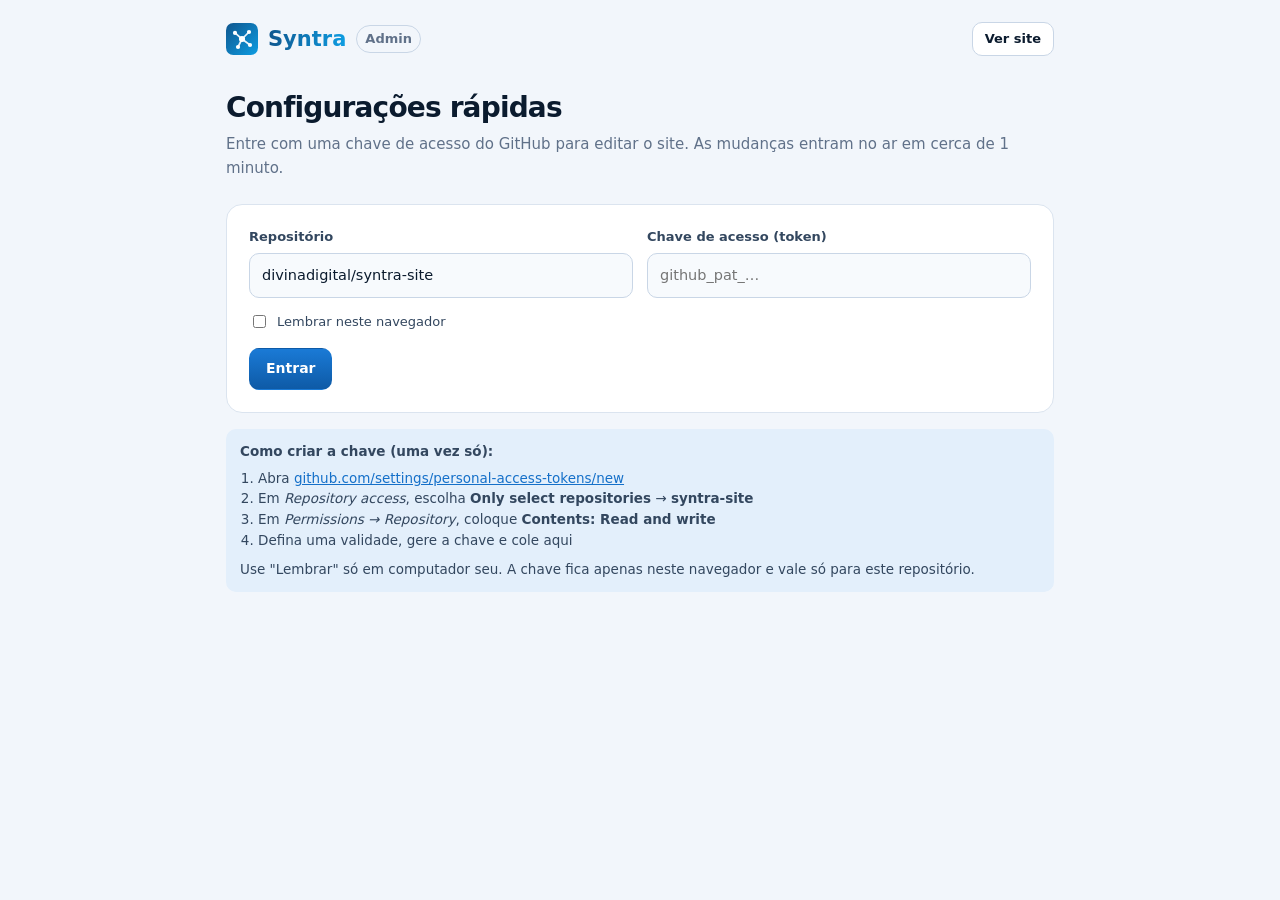
<file: admin.html>
<!doctype html>
<html lang="pt-BR">
<head>
<meta charset="utf-8">
<meta name="viewport" content="width=device-width, initial-scale=1">
<!-- Segurança: só scripts e estilos do próprio site; conexões só com o site e a API do GitHub. -->
<meta http-equiv="Content-Security-Policy" content="default-src 'none'; script-src 'self'; style-src 'self' https://fonts.googleapis.com; font-src https://fonts.gstatic.com; img-src 'self'; connect-src 'self' https://api.github.com; base-uri 'none'; form-action 'none'">
<meta name="referrer" content="no-referrer">
<meta name="robots" content="noindex, nofollow">
<title>Syntra · Configurações</title>
<link rel="icon" href="assets/img/favicon.svg" type="image/svg+xml">
<link rel="preconnect" href="https://fonts.googleapis.com">
<link rel="preconnect" href="https://fonts.gstatic.com" crossorigin>
<link href="https://fonts.googleapis.com/css2?family=Inter:wght@400;500;600;700;800&family=Lato:wght@900&display=swap" rel="stylesheet">
<link rel="stylesheet" href="assets/css/admin.css?v=1">
</head>
<body>
<div class="wrap">
  <header class="top">
    <a class="logo" href="./"><svg viewBox="0 0 1024 1024" aria-hidden="true"><defs><linearGradient id="lg" x1="0" y1="0" x2="1" y2="1"><stop offset="0" stop-color="#0f568e"/><stop offset="1" stop-color="#0e9de2"/></linearGradient></defs><rect width="1024" height="1024" rx="232" fill="url(#lg)"/><g stroke="#eaf3fa" stroke-width="54" stroke-linecap="round"><path d="M288 318 512 512M736 288 512 512M384 768 512 512M768 704 512 512"/></g><g fill="#fff"><circle cx="512" cy="512" r="98"/><circle cx="288" cy="318" r="67"/><circle cx="736" cy="288" r="67"/><circle cx="384" cy="768" r="67"/><circle cx="768" cy="704" r="67"/></g></svg><b>Syntra</b><span>Admin</span></a>
    <div class="top-actions">
      <a class="btn sm" href="./" target="_blank" rel="noopener">Ver site</a>
      <button class="btn sm" id="logout" type="button" hidden>Sair</button>
    </div>
  </header>

  <!-- ============ LOGIN ============ -->
  <section id="login">
    <h1>Configurações rápidas</h1>
    <p class="sub">Entre com uma chave de acesso do GitHub para editar o site. As mudanças entram no ar em cerca de 1 minuto.</p>
    <form class="card" id="loginForm" autocomplete="off">
      <div class="grid">
        <div class="field">
          <label for="repo">Repositório</label>
          <input type="text" id="repo" value="divinadigital/syntra-site" spellcheck="false">
        </div>
        <div class="field">
          <label for="token">Chave de acesso (token)</label>
          <input type="password" id="token" placeholder="github_pat_…" spellcheck="false" autocomplete="off">
        </div>
        <div class="field full row">
          <label class="row plain"><input type="checkbox" id="remember"> Lembrar neste navegador</label>
        </div>
      </div>
      <div class="row mt">
        <button class="btn primary" type="submit">Entrar</button>
        <span class="status" id="loginStatus" aria-live="polite"></span>
      </div>
    </form>
    <div class="note">
      <b>Como criar a chave (uma vez só):</b>
      <ol>
        <li>Abra <a href="https://github.com/settings/personal-access-tokens/new" target="_blank" rel="noopener">github.com/settings/personal-access-tokens/new</a></li>
        <li>Em <i>Repository access</i>, escolha <b>Only select repositories</b> → <b>syntra-site</b></li>
        <li>Em <i>Permissions → Repository</i>, coloque <b>Contents: Read and write</b></li>
        <li>Defina uma validade, gere a chave e cole aqui</li>
      </ol>
      <p>Use "Lembrar" só em computador seu. A chave fica apenas neste navegador e vale só para este repositório.</p>
    </div>
  </section>

  <!-- ============ PAINEL ============ -->
  <section id="panel" hidden>
    <h1>Configurações rápidas</h1>
    <p class="sub">Altere o que precisar e clique em <b>Publicar</b>. <span class="status" id="loadStatus" aria-live="polite"></span></p>

    <form id="cfg" autocomplete="off">
      <div class="card">
        <h2><svg width="18" height="18" viewBox="0 0 24 24" fill="none" stroke="currentColor" stroke-width="2" stroke-linecap="round"><path d="M7.9 20A9 9 0 1 0 4 16.1L2 22Z"/></svg>Contato</h2>
        <p class="hint">Para onde os botões do site levam o visitante.</p>
        <div class="grid">
          <div class="field">
            <label for="whatsapp">WhatsApp do atendimento</label>
            <input type="text" id="whatsapp" inputmode="numeric" placeholder="554896225170">
            <span class="help" id="waHelp">55 + DDD + número, só dígitos.</span>
          </div>
          <div class="field">
            <label for="email">E-mail de contato</label>
            <input type="email" id="email" placeholder="contato@syntrabrasil.tech">
          </div>
          <div class="field full row">
            <a class="btn sm" id="testWa" href="#" target="_blank" rel="noopener">Testar o WhatsApp</a>
            <span class="help">Abre uma conversa com a mensagem do botão principal.</span>
          </div>
        </div>
      </div>

      <div class="card">
        <h2><svg width="18" height="18" viewBox="0 0 24 24" fill="none" stroke="currentColor" stroke-width="2" stroke-linecap="round"><circle cx="12" cy="12" r="10"/><path d="M12 6v6l4 2"/></svg>Horário de atendimento</h2>
        <p class="hint">Define quando o site mostra "Atendente online" ou "Deixe sua mensagem" (horário de Brasília).</p>
        <div class="grid">
          <div class="field full">
            <span class="lbl" id="daysLbl">Dias</span>
            <div class="days" role="group" aria-labelledby="daysLbl" id="days"></div>
          </div>
          <div class="field"><label for="start">Abre às</label><input type="time" id="start"></div>
          <div class="field"><label for="end">Fecha às</label><input type="time" id="end"></div>
        </div>
      </div>

      <div class="card">
        <h2><svg width="18" height="18" viewBox="0 0 24 24" fill="none" stroke="currentColor" stroke-width="2" stroke-linecap="round"><path d="M21 15a2 2 0 0 1-2 2H7l-4 4V5a2 2 0 0 1 2-2h14a2 2 0 0 1 2 2z"/></svg>Mensagens prontas do WhatsApp</h2>
        <p class="hint">O texto que já vem escrito quando o visitante clica em cada botão. Assim o atendente sabe de onde ele veio.</p>
        <div class="grid" id="messages"></div>
      </div>

      <div class="card">
        <h2><svg width="18" height="18" viewBox="0 0 24 24" fill="none" stroke="currentColor" stroke-width="2" stroke-linecap="round"><path d="M4 7V4h16v3M9 20h6M12 4v16"/></svg>Textos do topo</h2>
        <p class="hint">A primeira coisa que o visitante lê.</p>
        <div class="grid">
          <div class="field full"><label for="eyebrow">Linha acima do título</label><input type="text" id="eyebrow" maxlength="60"></div>
          <div class="field"><label for="title">Título</label><input type="text" id="title" maxlength="60"></div>
          <div class="field"><label for="highlight">Final do título (em destaque)</label><input type="text" id="highlight" maxlength="30"></div>
          <div class="field full"><label for="lead">Subtítulo</label><textarea id="lead" maxlength="260"></textarea></div>
          <div class="field full"><label for="chips">Selos abaixo dos botões</label><input type="text" id="chips"><span class="help">Separe por vírgula. Ex.: Implantação guiada, TISS / TUSS</span></div>
        </div>
      </div>

      <div class="card">
        <h2><svg width="18" height="18" viewBox="0 0 24 24" fill="none" stroke="currentColor" stroke-width="2" stroke-linecap="round"><rect x="2" y="7" width="20" height="10" rx="5"/><circle cx="16" cy="12" r="2"/></svg>Recursos da página</h2>
        <p class="hint">Ligue ou desligue elementos sem mexer no código.</p>
        <div class="toggles" id="features"></div>
        <div class="field mt">
          <span class="lbl" id="themeLbl">Tema inicial para quem nunca escolheu</span>
          <div class="days" role="radiogroup" aria-labelledby="themeLbl">
            <label><input type="radio" name="theme" value="light"><span>Claro</span></label>
            <label><input type="radio" name="theme" value="dark"><span>Escuro</span></label>
            <label><input type="radio" name="theme" value="auto"><span>Automático (segue o aparelho)</span></label>
          </div>
        </div>
      </div>
    </form>
  </section>
</div>

<div class="bar" id="bar">
  <div class="wrap">
    <span class="status" id="saveStatus" aria-live="polite">Alterações não publicadas</span>
    <div class="row">
      <button class="btn" type="button" id="discard">Descartar</button>
      <button class="btn primary" type="button" id="publish">Publicar</button>
    </div>
  </div>
</div>

<script src="assets/js/admin.js?v=2"></script>
</body>
</html>
</file>
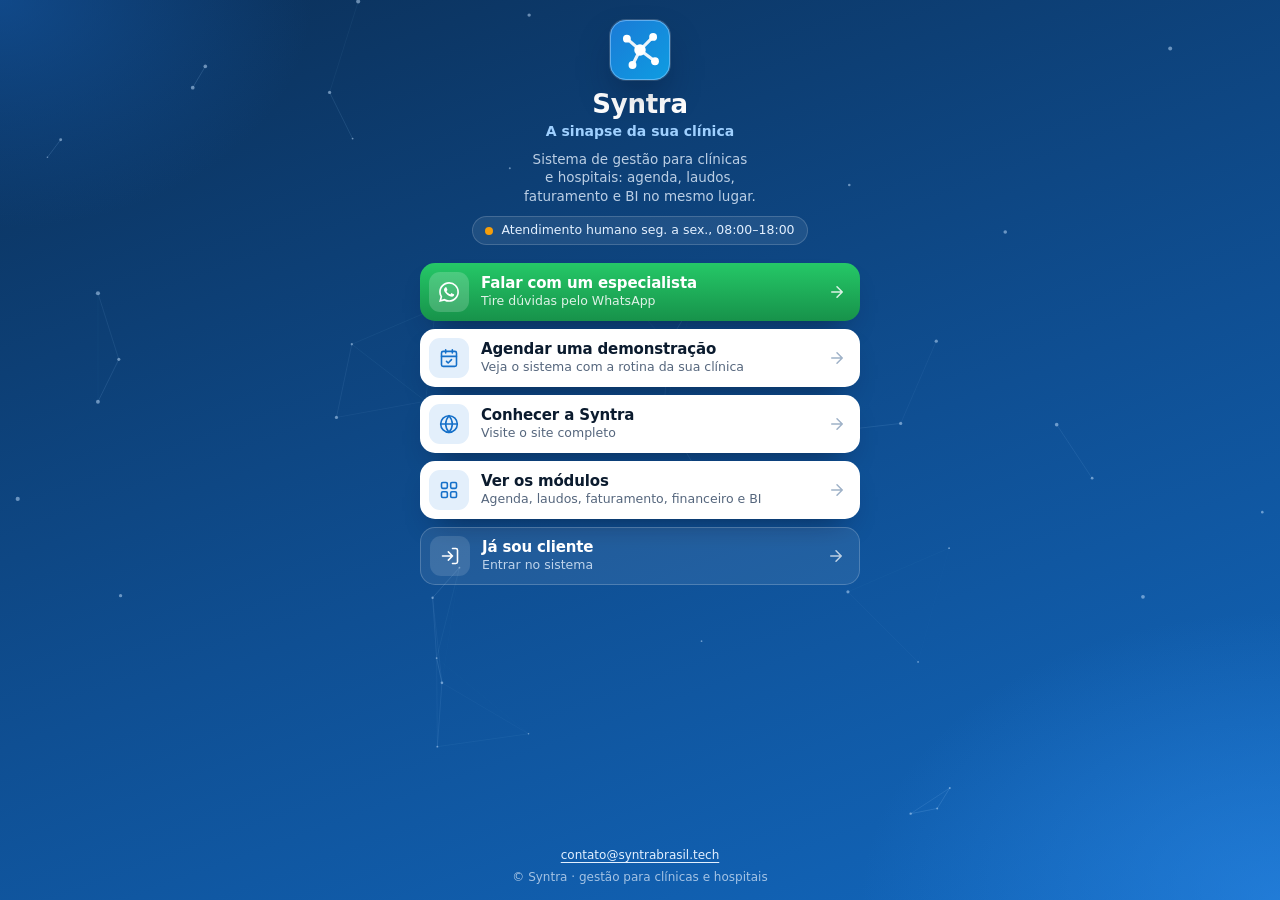
<file: bio.html>
<!doctype html>
<html lang="pt-BR">
<head>
<meta charset="utf-8">
<meta name="viewport" content="width=device-width, initial-scale=1, viewport-fit=cover">
<!-- Página de links para a bio do Instagram. Os botões de WhatsApp seguem o config.js (editado no admin). -->
<meta http-equiv="Content-Security-Policy" content="default-src 'none'; script-src 'self'; style-src 'self' https://fonts.googleapis.com; font-src https://fonts.gstatic.com; img-src 'self'; base-uri 'none'; form-action 'none'">
<meta name="referrer" content="strict-origin-when-cross-origin">
<meta name="robots" content="noindex, follow">
<title>Syntra · Links</title>
<meta name="description" content="Fale com a Syntra, agende uma demonstração ou conheça o sistema de gestão para clínicas e hospitais.">
<meta name="theme-color" content="#0b2f57">
<meta property="og:type" content="website">
<meta property="og:site_name" content="Syntra">
<meta property="og:title" content="Syntra — A sinapse da sua clínica">
<meta property="og:description" content="Fale com um especialista, agende uma demonstração ou conheça o sistema.">
<meta property="og:image" content="https://divinadigital.github.io/syntra-site/assets/img/og.png">
<meta property="og:image:width" content="1200">
<meta property="og:image:height" content="630">
<meta name="twitter:card" content="summary_large_image">
<link rel="icon" href="assets/img/favicon.svg" type="image/svg+xml">
<link rel="apple-touch-icon" href="assets/img/apple-touch-icon.png">
<link rel="preconnect" href="https://fonts.googleapis.com">
<link rel="preconnect" href="https://fonts.gstatic.com" crossorigin>
<link href="https://fonts.googleapis.com/css2?family=Inter:wght@500;600;700&family=Lato:wght@900&display=swap" rel="stylesheet">
<link rel="stylesheet" href="assets/css/bio.css?v=4">
<script src="config.js"></script>
<script src="assets/js/apply-config.js?v=3" defer></script>
<script src="assets/js/bio.js?v=1" defer></script>
</head>
<body>
<svg class="net" viewBox="0 0 600 900" preserveAspectRatio="xMidYMid slice" aria-hidden="true">
  <g fill="none" stroke="#9fd0ff" stroke-width="1"><path d="M40 90 150 140 110 260M150 140 290 80 420 150 560 100M420 150 480 290 380 380M480 290 580 340M60 520 170 600 110 720M170 600 300 660M440 620 540 700 470 820M540 700 590 610"/></g>
  <g fill="#cfe6ff"><circle cx="40" cy="90" r="3"/><circle cx="150" cy="140" r="4"/><circle cx="110" cy="260" r="3"/><circle cx="290" cy="80" r="3"/><circle cx="420" cy="150" r="4"/><circle cx="560" cy="100" r="3"/><circle cx="480" cy="290" r="4"/><circle cx="380" cy="380" r="3"/><circle cx="580" cy="340" r="3"/><circle cx="60" cy="520" r="3"/><circle cx="170" cy="600" r="4"/><circle cx="110" cy="720" r="3"/><circle cx="300" cy="660" r="3"/><circle cx="440" cy="620" r="3"/><circle cx="540" cy="700" r="4"/><circle cx="470" cy="820" r="3"/><circle cx="590" cy="610" r="3"/></g>
</svg>

<canvas class="synapse" aria-hidden="true"></canvas>

<main class="bio">
  <header class="bio__head">
    <div class="bio__mark">
    <svg class="bio__logo" viewBox="0 0 1024 1024" role="img" aria-label="Syntra"><defs><linearGradient id="lg" x1="0" y1="0" x2="1" y2="1"><stop offset="0" stop-color="#1a7ad6"/><stop offset="1" stop-color="#0e9de2"/></linearGradient></defs><rect width="1024" height="1024" rx="232" fill="url(#lg)"/><g stroke="#eaf3fa" stroke-width="54" stroke-linecap="round"><path d="M288 318 512 512M736 288 512 512M384 768 512 512M768 704 512 512"/></g><g fill="#fff"><circle cx="512" cy="512" r="98"/><circle cx="288" cy="318" r="67"/><circle cx="736" cy="288" r="67"/><circle cx="384" cy="768" r="67"/><circle cx="768" cy="704" r="67"/></g></svg>
    </div>
    <h1>Syntra</h1>
    <p class="bio__tag">A sinapse da sua clínica</p>
    <p class="bio__sub">Sistema de gestão para clínicas e hospitais: agenda, laudos, faturamento e BI no mesmo lugar.</p>
    <p class="bio__status"><span class="dot"></span><span data-hours-short>Atendimento humano seg. a sex., 08:00–18:00</span></p>
  </header>

  <nav class="links" aria-label="Links da Syntra">
    <a class="link link--wa" href="https://wa.me/554896225170?text=Ol%C3%A1%21%20Vim%20pelo%20Instagram%20da%20Syntra%20e%20quero%20falar%20com%20um%20especialista." rel="noopener" data-origem="instagram">
      <span class="link__ic"><svg width="24" height="24" viewBox="0 0 24 24" fill="currentColor" aria-hidden="true"><path d="M17.47 14.38c-.3-.15-1.75-.86-2.02-.96-.27-.1-.47-.15-.67.15-.2.3-.77.96-.94 1.16-.17.2-.35.22-.64.07-.3-.15-1.25-.46-2.38-1.47-.88-.79-1.47-1.76-1.65-2.06-.17-.3-.02-.46.13-.6.13-.14.3-.35.45-.52.15-.18.2-.3.3-.5.1-.2.05-.37-.03-.52-.07-.15-.67-1.6-.92-2.2-.24-.58-.49-.5-.67-.5h-.57c-.2 0-.52.07-.79.37-.27.3-1.04 1.02-1.04 2.48 0 1.46 1.07 2.88 1.21 3.07.15.2 2.1 3.2 5.08 4.49.71.3 1.26.49 1.7.63.71.22 1.36.19 1.87.12.57-.09 1.75-.72 2-1.41.25-.7.25-1.29.17-1.41-.07-.13-.27-.2-.57-.35M12.05 21.79h-.01a9.87 9.87 0 0 1-5.03-1.38l-.36-.21-3.74.98 1-3.65-.24-.37a9.86 9.86 0 0 1-1.51-5.26c0-5.45 4.44-9.88 9.9-9.88a9.83 9.83 0 0 1 7 2.9 9.82 9.82 0 0 1 2.89 6.99c0 5.45-4.44 9.88-9.89 9.88m8.41-18.3A11.81 11.81 0 0 0 12.05 0C5.5 0 .16 5.34.16 11.89c0 2.1.55 4.14 1.59 5.94L.06 24l6.3-1.65a11.88 11.88 0 0 0 5.68 1.45h.01c6.55 0 11.89-5.34 11.89-11.9 0-3.17-1.24-6.16-3.48-8.4"/></svg></span>
      <span class="link__tx"><b>Falar com um especialista</b><small>Tire dúvidas pelo WhatsApp</small></span>
      <svg class="link__go" width="18" height="18" viewBox="0 0 24 24" fill="none" stroke="currentColor" stroke-width="2" stroke-linecap="round" stroke-linejoin="round" aria-hidden="true"><path d="M5 12h14M12 5l7 7-7 7"/></svg>
    </a>

    <a class="link" href="https://wa.me/554896225170?text=Ol%C3%A1%21%20Gostaria%20de%20agendar%20uma%20demonstra%C3%A7%C3%A3o%20da%20Syntra." rel="noopener" data-origem="demo">
      <span class="link__ic"><svg width="22" height="22" viewBox="0 0 24 24" fill="none" stroke="currentColor" stroke-width="1.9" stroke-linecap="round" stroke-linejoin="round" aria-hidden="true"><rect x="3" y="4" width="18" height="18" rx="2"/><path d="M16 2v4M8 2v4M3 10h18M9 16l2 2 4-4"/></svg></span>
      <span class="link__tx"><b>Agendar uma demonstração</b><small>Veja o sistema com a rotina da sua clínica</small></span>
      <svg class="link__go" width="18" height="18" viewBox="0 0 24 24" fill="none" stroke="currentColor" stroke-width="2" stroke-linecap="round" stroke-linejoin="round" aria-hidden="true"><path d="M5 12h14M12 5l7 7-7 7"/></svg>
    </a>

    <a class="link" href="./?utm_source=instagram&amp;utm_medium=bio">
      <span class="link__ic"><svg width="22" height="22" viewBox="0 0 24 24" fill="none" stroke="currentColor" stroke-width="1.9" stroke-linecap="round" stroke-linejoin="round" aria-hidden="true"><circle cx="12" cy="12" r="10"/><path d="M2 12h20M12 2a15.3 15.3 0 0 1 4 10 15.3 15.3 0 0 1-4 10 15.3 15.3 0 0 1-4-10 15.3 15.3 0 0 1 4-10z"/></svg></span>
      <span class="link__tx"><b>Conhecer a Syntra</b><small>Visite o site completo</small></span>
      <svg class="link__go" width="18" height="18" viewBox="0 0 24 24" fill="none" stroke="currentColor" stroke-width="2" stroke-linecap="round" stroke-linejoin="round" aria-hidden="true"><path d="M5 12h14M12 5l7 7-7 7"/></svg>
    </a>

    <a class="link" href="./?utm_source=instagram&amp;utm_medium=bio#modulos">
      <span class="link__ic"><svg width="22" height="22" viewBox="0 0 24 24" fill="none" stroke="currentColor" stroke-width="1.9" stroke-linecap="round" stroke-linejoin="round" aria-hidden="true"><rect x="3" y="3" width="7" height="7" rx="1.5"/><rect x="14" y="3" width="7" height="7" rx="1.5"/><rect x="3" y="14" width="7" height="7" rx="1.5"/><rect x="14" y="14" width="7" height="7" rx="1.5"/></svg></span>
      <span class="link__tx"><b>Ver os módulos</b><small>Agenda, laudos, faturamento, financeiro e BI</small></span>
      <svg class="link__go" width="18" height="18" viewBox="0 0 24 24" fill="none" stroke="currentColor" stroke-width="2" stroke-linecap="round" stroke-linejoin="round" aria-hidden="true"><path d="M5 12h14M12 5l7 7-7 7"/></svg>
    </a>

    <a class="link link--ghost" href="https://app.syntrabrasil.tech/login" rel="noopener">
      <span class="link__ic"><svg width="22" height="22" viewBox="0 0 24 24" fill="none" stroke="currentColor" stroke-width="1.9" stroke-linecap="round" stroke-linejoin="round" aria-hidden="true"><path d="M15 3h4a2 2 0 0 1 2 2v14a2 2 0 0 1-2 2h-4M10 17l5-5-5-5M15 12H3"/></svg></span>
      <span class="link__tx"><b>Já sou cliente</b><small>Entrar no sistema</small></span>
      <svg class="link__go" width="18" height="18" viewBox="0 0 24 24" fill="none" stroke="currentColor" stroke-width="2" stroke-linecap="round" stroke-linejoin="round" aria-hidden="true"><path d="M5 12h14M12 5l7 7-7 7"/></svg>
    </a>
  </nav>

  <footer class="bio__foot">
    <a href="mailto:contato@syntrabrasil.tech" data-cfg-email>contato@syntrabrasil.tech</a>
    <span>© Syntra · gestão para clínicas e hospitais</span>
  </footer>
</main>
</body>
</html>
</file>
<file: assets/css/style.css>
/* =========================================================
   Syntra — site institucional
   Visual alinhado ao "novo visual" (v0.43): tema claro, azul profundo,
   cores de status reservadas para dados. Tema escuro opcional.
   ========================================================= */

:root {
  --bg: #f2f6fb;
  --bg-2: #e9f0f8;
  --surface: #ffffff;
  --surface-2: #f7fafd;
  --ink: #0b1b2e;
  --ink-2: #23364d;
  --muted: #55667d;
  --line: #dbe4ef;
  --line-2: #c9d6e6;

  --brand: #0e4c8a;       /* azul do menu lateral */
  --brand-ink: #0a3a6b;
  --accent: #1570c9;      /* azul dos botões / links */
  --accent-soft: #e3effb;
  --navy-1: #0b2f57;
  --navy-2: #1268bf;

  --logo-1: #0f568e; --logo-2: #0e9de2;
  --ok: #15803d;   --ok-soft: #dcfce7;
  --warn: #b45309; --warn-soft: #fef3c7;
  --bad: #dc2626;  --bad-soft: #fee2e2;
  --info: #2563eb; --info-soft: #dbeafe;

  --radius-s: 10px;
  --radius: 16px;
  --radius-l: 24px;
  --shadow-1: 0 1px 2px rgb(11 27 46 / .06), 0 1px 1px rgb(11 27 46 / .04);
  --shadow-2: 0 10px 30px -12px rgb(11 39 77 / .25), 0 2px 6px rgb(11 27 46 / .06);
  --shadow-3: 0 40px 80px -30px rgb(8 34 70 / .45), 0 12px 24px -12px rgb(8 34 70 / .25);

  --ease-out: cubic-bezier(.22, 1, .36, 1);
  --ease-spring: cubic-bezier(.34, 1.56, .64, 1);
  --d-quick: 180ms;
  --d-base: 320ms;
  --d-slow: 800ms;

  --font: "Inter", system-ui, -apple-system, "Segoe UI", Roboto, sans-serif;
  --mono: "JetBrains Mono", ui-monospace, "Cascadia Code", monospace;
  --wrap: 1200px;
  --gutter: clamp(16px, 4vw, 32px);
  color-scheme: light;
}

:root[data-theme="dark"] {
  --bg: #07111f;
  --bg-2: #0a1728;
  --surface: #0e1b2e;
  --surface-2: #112138;
  --ink: #e7eef8;
  --ink-2: #c3d1e3;
  --muted: #8ea2bb;
  --line: #1c2e46;
  --line-2: #27405f;
  --accent: #4b9bf0;
  --accent-soft: #10294a;
  --logo-1: #5aa9ec; --logo-2: #38c3f7;
  --brand: #0e3f73;
  --ok-soft: #0f2e1d; --warn-soft: #33240b; --bad-soft: #3a1515; --info-soft: #102849;
  --ok: #34d399; --warn: #fbbf24; --bad: #f87171; --info: #60a5fa;
  --shadow-2: 0 10px 30px -12px rgb(0 0 0 / .6);
  --shadow-3: 0 40px 80px -30px rgb(0 0 0 / .8);
  color-scheme: dark;
}

*, *::before, *::after { box-sizing: border-box; }
html { scroll-behavior: smooth; -webkit-text-size-adjust: 100%; }
body {
  margin: 0;
  font-family: var(--font);
  font-size: 16px;
  line-height: 1.6;
  color: var(--ink);
  background: var(--bg);
  -webkit-font-smoothing: antialiased;
  font-feature-settings: "cv11", "ss01";
  overflow-x: hidden;
  transition: background-color var(--d-base) var(--ease-out), color var(--d-base) var(--ease-out);
}
img, svg { display: block; max-width: 100%; }
a { color: inherit; text-decoration: none; }
button { font: inherit; color: inherit; cursor: pointer; }
:focus-visible { outline: 2px solid var(--accent); outline-offset: 3px; border-radius: 6px; }
.tnum { font-variant-numeric: tabular-nums; }
.sr-only { position: absolute; width: 1px; height: 1px; overflow: hidden; clip: rect(0 0 0 0); white-space: nowrap; }

.wrap { width: 100%; max-width: var(--wrap); margin-inline: auto; padding-inline: var(--gutter); }
.section { padding-block: clamp(64px, 8vw, 108px); position: relative; }
.section--tight { padding-block: clamp(48px, 7vw, 80px); }

.skip { position: absolute; left: 16px; top: -60px; z-index: 100; background: var(--accent); color: #fff; padding: 10px 14px; border-radius: 10px; }
.skip:focus { top: 12px; }

/* ---------- Tipografia ---------- */
.eyebrow {
  display: inline-flex; align-items: center; gap: 8px;
  font-size: 12.5px; font-weight: 700; letter-spacing: .14em; text-transform: uppercase;
  color: var(--accent);
}
.h1, .h2, .h3 { margin: 0; letter-spacing: -0.035em; line-height: 1.04; font-weight: 800; color: var(--ink); }
.h1 { font-size: clamp(40px, 6.4vw, 76px); }
.h2 { font-size: clamp(32px, 4.4vw, 52px); }
.h3 { font-size: clamp(20px, 2vw, 24px); letter-spacing: -0.02em; line-height: 1.2; font-weight: 700; }
.lead { font-size: clamp(17px, 1.6vw, 19px); color: var(--muted); max-width: 58ch; margin: 18px 0 0; }
.section-head { max-width: 760px; }
.section-head .h2 { margin-top: 14px; }

/* ---------- Botões ---------- */
.btn {
  --bh: 52px;
  position: relative; display: inline-flex; align-items: center; justify-content: center; gap: 10px;
  height: var(--bh); padding: 0 22px; border-radius: 12px; border: 1px solid transparent;
  font-weight: 650; font-size: 15.5px; letter-spacing: -0.01em; white-space: nowrap;
  transition: transform var(--d-quick) var(--ease-out), box-shadow var(--d-base) var(--ease-out), background-color var(--d-base), border-color var(--d-base), color var(--d-base);
  will-change: transform;
}
.btn:active { transform: scale(.98); }
/* botões magnéticos: seguem o mouse devagar e voltam suavemente */
.btn.magnetic { transition: transform 650ms var(--ease-out), box-shadow 500ms var(--ease-out), background-color var(--d-base), border-color var(--d-base), color var(--d-base); }
.btn svg { flex: none; transition: transform 450ms var(--ease-out); }
.btn:hover .i-arrow { transform: translateX(3px); }
.btn--primary {
  color: #fff;
  background: linear-gradient(180deg, #1a7ad6, #0e5aa6);
  box-shadow: 0 1px 0 rgb(255 255 255 / .25) inset, 0 8px 20px -8px rgb(14 90 166 / .7);
  overflow: hidden;
}
.btn--primary::after { /* brilho que passa no hover */
  content: ""; position: absolute; inset: 0;
  background: linear-gradient(110deg, transparent 30%, rgb(255 255 255 / .35) 50%, transparent 70%);
  transform: translateX(-120%); transition: transform 1100ms var(--ease-out);
}
.btn--primary:hover::after { transform: translateX(120%); }
.btn--primary:hover { box-shadow: 0 1px 0 rgb(255 255 255 / .25) inset, 0 14px 30px -10px rgb(14 90 166 / .8); }
.btn--wa { color: #fff; background: linear-gradient(180deg, #22c55e, #15803d); box-shadow: 0 8px 20px -8px rgb(21 128 61 / .7); }
.btn--ghost { color: var(--ink); background: var(--surface); border-color: var(--line-2); }
.btn--ghost:hover { border-color: var(--accent); color: var(--accent); }
.btn--on-dark { color: #fff; background: rgb(255 255 255 / .08); border-color: rgb(255 255 255 / .22); backdrop-filter: blur(8px); }
.btn--on-dark:hover { background: rgb(255 255 255 / .16); }
.btn--sm { --bh: 40px; padding: 0 16px; font-size: 14.5px; border-radius: 10px; }
.cta-note { display: flex; align-items: center; gap: 8px; margin-top: 14px; font-size: 13.5px; color: var(--muted); }
.cta-row { display: flex; flex-wrap: wrap; gap: 12px; margin-top: 32px; }

/* Indicador de disponibilidade do atendente */
.presence { display: inline-flex; align-items: center; gap: 8px; }
.dot { width: 8px; height: 8px; border-radius: 50%; background: var(--ok); position: relative; flex: none; }
.dot::after { content: ""; position: absolute; inset: -4px; border-radius: 50%; border: 2px solid currentColor; color: var(--ok); opacity: 0; animation: ping 2s var(--ease-out) infinite; }
.dot--off { background: var(--warn); }
.dot--off::after { display: none; }
@keyframes ping { 0% { transform: scale(.6); opacity: .8; } 100% { transform: scale(1.8); opacity: 0; } }

/* ---------- Logo ---------- */
.logo { display: inline-flex; align-items: center; gap: 10px; }
.logo-mark { width: 34px; height: 34px; flex: none; }
.logo__word {
  font-family: "Lato", var(--font); font-weight: 900; font-size: 23px; letter-spacing: -0.01em; line-height: 1;
  background: linear-gradient(90deg, var(--logo-1), var(--logo-2)); -webkit-background-clip: text; background-clip: text; -webkit-text-fill-color: transparent;
  padding-bottom: 2px;
}
/* sobre o azul do topo a palavra fica branca, como na versão negativa da marca */
.nav:not(.is-scrolled) .logo__word { background: none; -webkit-text-fill-color: #fff; color: #fff; }

/* ---------- Navegação ---------- */
.nav {
  position: fixed; inset: 0 0 auto 0; z-index: 50;
  transition: transform var(--d-base) var(--ease-out), background-color var(--d-base), box-shadow var(--d-base), color var(--d-base);
  color: #fff;
}
.nav__in { display: flex; align-items: center; justify-content: space-between; gap: 24px; height: 72px; }
.nav__links { display: flex; align-items: center; gap: 4px; list-style: none; margin: 0; padding: 0; position: relative; }
.nav__links a { display: block; padding: 8px 14px; border-radius: 999px; font-size: 14.5px; font-weight: 550; opacity: .85; transition: opacity var(--d-quick); position: relative; z-index: 1; }
.nav__links a:hover, .nav__links a.is-active { opacity: 1; }
.nav__pill { position: absolute; top: 0; height: 100%; border-radius: 999px; background: rgb(255 255 255 / .12); transition: transform 450ms var(--ease-spring), width 450ms var(--ease-spring), opacity var(--d-quick); opacity: 0; pointer-events: none; }
.nav__actions { display: flex; align-items: center; gap: 8px; }
.nav.is-scrolled { background: color-mix(in srgb, var(--surface) 82%, transparent); backdrop-filter: saturate(1.4) blur(14px); box-shadow: 0 1px 0 var(--line); color: var(--ink); }
.nav.is-scrolled .nav__pill { background: var(--accent-soft); }
.nav.is-scrolled .btn--on-dark { color: var(--ink); border-color: var(--line-2); background: var(--surface); }
.nav.is-hidden { transform: translateY(-100%); }
.icon-btn { width: 40px; height: 40px; display: grid; place-items: center; border-radius: 10px; border: 1px solid rgb(255 255 255 / .22); background: transparent; transition: background-color var(--d-quick), border-color var(--d-quick); }
.nav.is-scrolled .icon-btn { border-color: var(--line-2); }
.icon-btn:hover { background: rgb(127 127 127 / .12); }
.theme-toggle .i-moon { display: none; }
:root[data-theme="dark"] .theme-toggle .i-sun { display: none; }
:root[data-theme="dark"] .theme-toggle .i-moon { display: block; }
.nav__burger { display: none; }

.drawer { position: fixed; inset: 0; z-index: 60; pointer-events: none; }
.drawer__bg { position: absolute; inset: 0; background: rgb(4 14 28 / .5); opacity: 0; transition: opacity var(--d-base); }
.drawer__panel { position: absolute; inset: 0 0 auto 0; background: var(--surface); padding: 20px var(--gutter) 28px; transform: translateY(-104%); transition: transform 520ms var(--ease-out); border-radius: 0 0 24px 24px; box-shadow: var(--shadow-3); }
.drawer.is-open { pointer-events: auto; }
.drawer.is-open .drawer__bg { opacity: 1; }
.drawer.is-open .drawer__panel { transform: none; }
.drawer__top { display: flex; justify-content: space-between; align-items: center; margin-bottom: 16px; }
.drawer ul { list-style: none; margin: 0 0 20px; padding: 0; }
.drawer li a { display: flex; justify-content: space-between; padding: 14px 4px; font-size: 18px; font-weight: 650; border-bottom: 1px solid var(--line); }
.drawer .icon-btn { border-color: var(--line-2); }
.drawer .btn { width: 100%; }

/* ---------- Hero ---------- */
.hero {
  position: relative; isolation: isolate; overflow: hidden; color: #fff;
  background:
    radial-gradient(1200px 600px at 85% 110%, rgb(46 140 235 / .55), transparent 60%),
    radial-gradient(800px 500px at 10% -10%, rgb(20 90 170 / .6), transparent 60%),
    linear-gradient(135deg, var(--navy-1), #0f4f93 55%, var(--navy-2));
  padding-top: clamp(120px, 14vw, 160px);
  padding-bottom: clamp(64px, 8vw, 110px);
}
.hero__canvas { position: absolute; inset: 0; z-index: -1; width: 100%; height: 100%; opacity: .9; }
.hero__grid { display: grid; grid-template-columns: minmax(0, 1fr) minmax(0, 1.3fr); gap: clamp(32px, 5vw, 72px); align-items: center; }
.hero .eyebrow { color: #9fd0ff; }
.hero .h1 { color: #fff; margin-top: 18px; }
.hero .h1 em { font-style: normal; color: #9fd0ff; }
.hero .lead { color: rgb(226 238 252 / .82); }
.hero .cta-note { color: rgb(226 238 252 / .75); }
.hero__chips { display: flex; flex-wrap: wrap; gap: 8px; margin-top: 36px; }
.chip { display: inline-flex; align-items: center; gap: 6px; padding: 6px 12px; border-radius: 999px; font-size: 13px; font-weight: 550; border: 1px solid var(--line); background: var(--surface); color: var(--ink-2); }
.hero .chip { color: #dbeafe; border-color: rgb(255 255 255 / .16); background: rgb(255 255 255 / .06); }
.hero__fade { position: absolute; inset: auto 0 0 0; height: 120px; background: linear-gradient(transparent, var(--bg)); z-index: -1; pointer-events: none; }

/* ---------- Janela de produto (mock fiel ao app) ---------- */
.tilt { perspective: 1400px; }
.app {
  --sb: 168px;
  position: relative; border-radius: 18px; overflow: hidden;
  background: #f2f6fb; color: #0b1b2e;
  box-shadow: var(--shadow-3), 0 0 0 1px rgb(255 255 255 / .2);
  transform-style: preserve-3d; transition: transform 600ms var(--ease-out);
  font-size: 12px; line-height: 1.4;
  display: grid; grid-template-columns: var(--sb) 1fr; min-height: 420px;
}
.app__glare { position: absolute; inset: 0; pointer-events: none; background: radial-gradient(500px circle at var(--gx, 50%) var(--gy, 0%), rgb(255 255 255 / .28), transparent 45%); opacity: 0; transition: opacity var(--d-base); z-index: 3; }
.tilt:hover .app__glare { opacity: 1; }
.app__side { position: relative; background: linear-gradient(180deg, #0f4c8a, #0d4479); color: #dbe8f7; padding: 14px 10px; display: flex; flex-direction: column; gap: 2px; border-radius: 14px; margin: 6px 0 6px 6px; }
.app__brand { display: flex; align-items: center; gap: 8px; color: #fff; font-weight: 700; font-size: 13px; margin: 0 4px 12px; }
.app__brand svg { width: 18px; height: 18px; }
.app__grp { font-size: 9px; letter-spacing: .12em; text-transform: uppercase; color: #9bbbe0; margin: 10px 6px 4px; font-weight: 700; }
.app__item { position: relative; display: flex; align-items: center; gap: 7px; padding: 6px 8px; border-radius: 8px; font-size: 11.5px; z-index: 1; }
.app__item svg { width: 13px; height: 13px; opacity: .85; }
.app__item.is-on { color: #0f4c8a; font-weight: 650; }
.app__sel { position: absolute; top: 0; left: 10px; right: 10px; height: 27px; background: #fff; border-radius: 8px; transition: transform 520ms var(--ease-spring); z-index: 0; }
.app__main { padding: 12px 16px 16px; min-width: 0; }
.app__top { display: flex; align-items: center; gap: 8px; margin-bottom: 16px; }
.app__search { flex: 1; display: flex; align-items: center; gap: 6px; height: 26px; padding: 0 10px; border-radius: 8px; background: #fff; border: 1px solid #dbe4ef; color: #7b8aa0; font-size: 11px; max-width: 260px; }
.app__search svg { width: 12px; height: 12px; }
.app__pill { height: 24px; padding: 0 8px; display: inline-flex; align-items: center; border-radius: 7px; background: #fff; border: 1px solid #dbe4ef; font-size: 10.5px; color: #33475f; margin-left: auto; }
.app__avatar { width: 24px; height: 24px; border-radius: 50%; background: #0f4c8a; color: #fff; display: grid; place-items: center; font-weight: 700; font-size: 10px; }
.app__h { font-weight: 700; margin: 0; font-size: 17px; letter-spacing: -0.02em; }
.app__sub { color: #6b7c93; font-size: 11px; margin: 2px 0 12px; }
.card-ui { background: #fff; border: 1px solid #e1e8f1; border-radius: 12px; padding: 12px; box-shadow: 0 1px 2px rgb(11 27 46 / .04); }
.ready { display: flex; align-items: center; gap: 10px; font-weight: 650; }
.ready__pct { font-size: 18px; font-weight: 800; letter-spacing: -0.02em; min-width: 46px; }
.ready__bar { flex: 1; height: 7px; border-radius: 99px; background: #e7edf5; overflow: hidden; }
.ready__bar i { display: block; height: 100%; width: 0; border-radius: inherit; background: linear-gradient(90deg, #16a34a, #22c55e); transition: width 1400ms var(--ease-out); }
.ready__link { color: #1570c9; font-size: 10.5px; white-space: nowrap; }
.steps { list-style: none; margin: 10px 0 0; padding: 0; display: grid; gap: 6px; }
.steps li { display: flex; align-items: center; gap: 8px; font-size: 11px; color: #33475f; }
.steps .st { width: 15px; height: 15px; flex: none; display: grid; place-items: center; border-radius: 50%; border: 1.5px solid #d97706; color: #fff; transition: background-color var(--d-base), border-color var(--d-base); }
.steps .st svg { width: 10px; height: 10px; stroke-dasharray: 24; stroke-dashoffset: 24; transition: stroke-dashoffset 420ms var(--ease-out) 120ms; }
.steps li.is-done .st { background: #16a34a; border-color: #16a34a; }
.steps li.is-done .st svg { stroke-dashoffset: 0; }
.steps li.is-done span { color: #6b7c93; text-decoration: line-through; text-decoration-color: #b8c4d3; }
.quick { display: grid; grid-template-columns: repeat(4, 1fr); gap: 8px; margin-top: 10px; }
.quick div { display: flex; align-items: center; gap: 6px; background: #fff; border: 1px solid #e1e8f1; border-radius: 10px; padding: 8px; font-size: 10.5px; font-weight: 600; color: #23364d; }
.quick svg { width: 13px; height: 13px; color: #1570c9; flex: none; }
.kpis { display: grid; grid-template-columns: repeat(4, 1fr); gap: 8px; margin-bottom: 10px; }
.kpi { background: #fff; border: 1px solid #e1e8f1; border-radius: 10px; padding: 8px 10px; }
.kpi small { white-space: nowrap; overflow: hidden; text-overflow: ellipsis; display: block; font-size: 8.5px; letter-spacing: .08em; text-transform: uppercase; color: #6b7c93; font-weight: 700; }
.kpi b { font-size: 17px; letter-spacing: -0.02em; }
.kpi--ok { border-left: 3px solid #16a34a; }

/* Notificação flutuante sobre o mock */
.float-note {
  position: absolute; z-index: 4; display: flex; align-items: center; gap: 10px;
  background: #fff; color: #0b1b2e; border-radius: 14px; padding: 10px 14px 10px 10px; font-size: 12.5px; box-shadow: var(--shadow-2);
  border: 1px solid #e1e8f1; transform: translateZ(60px);
}
.float-note b { display: block; font-size: 12.5px; }
.float-note span { color: #6b7c93; font-size: 11.5px; }
.float-note__ic { width: 32px; height: 32px; border-radius: 10px; display: grid; place-items: center; flex: none; }
/* balões ficam fora da tela do produto, só encostando na borda */
/* os dois balões ficam na faixa inferior vazia da prévia, cruzando a borda de baixo */
.float-note--a { left: -32px; bottom: -10px; animation: bob 8s ease-in-out infinite; }
.float-note--b { right: -78px; bottom: -10px; animation: bob 9s ease-in-out -3s infinite; }
@keyframes bob { 50% { translate: 0 -5px; } }
.hero .tilt { padding-block: 8px 24px; }

/* ---------- Faixa de especialidades ---------- */
.marquee { overflow: hidden; mask-image: linear-gradient(90deg, transparent, #000 10%, #000 90%, transparent); }
.marquee__track { display: flex; gap: 12px; width: max-content; animation: marquee 40s linear infinite; }
.marquee:hover .marquee__track { animation-play-state: paused; }
@keyframes marquee { to { transform: translateX(-50%); } }
.marquee .chip { font-size: 14.5px; padding: 10px 18px; background: var(--surface); }
.marquee .chip svg { color: var(--accent); }
.trust-title { text-align: center; color: var(--muted); font-size: 14px; margin: 0 0 20px; }

/* ---------- Problema / solução ---------- */
.split { display: grid; grid-template-columns: 1fr 1fr; gap: clamp(32px, 5vw, 64px); align-items: center; }
.seg { display: inline-flex; padding: 4px; border-radius: 12px; background: var(--bg-2); border: 1px solid var(--line); position: relative; margin-top: 28px; }
.seg button { position: relative; z-index: 1; border: 0; background: none; padding: 9px 16px; border-radius: 9px; font-size: 14px; font-weight: 600; color: var(--muted); transition: color var(--d-base); }
.seg button[aria-selected="true"] { color: var(--ink); }
.seg__thumb { position: absolute; top: 4px; bottom: 4px; left: 0; border-radius: 9px; background: var(--surface); box-shadow: var(--shadow-1); transition: transform 480ms var(--ease-spring), width 480ms var(--ease-spring); }
.compare { position: relative; min-height: 380px; }
.compare__pane { position: absolute; inset: 0; display: grid; gap: 10px; align-content: start; transition: opacity var(--d-base) var(--ease-out), transform var(--d-slow) var(--ease-out), filter var(--d-base); }
.compare__pane[hidden] { display: grid; opacity: 0; transform: translateY(12px) scale(.98); filter: blur(6px); pointer-events: none; }
.chaos { display: flex; align-items: center; gap: 12px; padding: 14px 16px; border-radius: 14px; background: var(--surface); border: 1px dashed var(--line-2); color: var(--muted); font-size: 15px; }
.chaos:nth-child(odd) { transform: rotate(-.6deg) translateX(8px); }
.chaos:nth-child(even) { transform: rotate(.5deg); }
.chaos svg { color: var(--bad); flex: none; }
.unified { padding: 18px; border-radius: var(--radius); background: var(--surface); border: 1px solid var(--line); box-shadow: var(--shadow-2); }
.unified__row { display: flex; align-items: center; gap: 12px; padding: 11px 4px; border-bottom: 1px solid var(--line); font-size: 15px; }
.unified__row:last-child { border-bottom: 0; }
.unified__row svg.ok { color: var(--ok); flex: none; }
.unified__row small { margin-left: auto; color: var(--muted); font-size: 12.5px; }

/* ---------- Módulos ---------- */
.tabs { display: flex; flex-wrap: wrap; gap: 6px; position: relative; margin: 36px 0 28px; padding: 5px; border-radius: 14px; border: 1px solid var(--line); background: var(--surface); width: fit-content; max-width: 100%; }
.tabs button { position: relative; z-index: 1; border: 0; background: none; padding: 10px 18px; border-radius: 10px; font-weight: 650; font-size: 14.5px; color: var(--muted); display: inline-flex; align-items: center; gap: 8px; transition: color var(--d-base); }
.tabs button[aria-selected="true"] { color: #fff; }
.tabs__thumb { position: absolute; top: 0; left: 0; z-index: 0; border-radius: 10px; background: linear-gradient(180deg, #1a7ad6, #0e5aa6); transition: transform 500ms var(--ease-spring), width 500ms var(--ease-spring), height 500ms var(--ease-spring); box-shadow: 0 8px 18px -8px rgb(14 90 166 / .8); }
.tab-panel { display: grid; grid-template-columns: repeat(3, 1fr); gap: 14px; }
.tab-panel[hidden] { display: none; }
.tab-panel.is-entering .mod { animation: modIn 600ms var(--ease-out) both; animation-delay: calc(var(--i) * 50ms); }
@keyframes modIn { from { opacity: 0; transform: translateY(14px); filter: blur(4px); } }
.mod {
  position: relative; padding: 22px; border-radius: var(--radius); background: var(--surface); border: 1px solid var(--line); overflow: hidden;
  transition: transform var(--d-base) var(--ease-out), border-color var(--d-base), box-shadow var(--d-base);
}
.mod::before { /* spotlight que segue o mouse */
  content: ""; position: absolute; inset: 0; pointer-events: none; opacity: 0; transition: opacity var(--d-base);
  background: radial-gradient(360px circle at var(--mx, 50%) var(--my, 50%), color-mix(in srgb, var(--accent) 14%, transparent), transparent 60%);
}
.mod:hover { transform: translateY(-3px); border-color: color-mix(in srgb, var(--accent) 40%, var(--line)); box-shadow: var(--shadow-2); }
.mod:hover::before { opacity: 1; }
.mod__ic { width: 42px; height: 42px; border-radius: 12px; display: grid; place-items: center; background: var(--accent-soft); color: var(--accent); margin-bottom: 16px; transition: transform var(--d-base) var(--ease-spring); }
.mod:hover .mod__ic { transform: rotate(-6deg) scale(1.06); }
.mod h3 { margin: 0 0 6px; font-size: 17px; letter-spacing: -0.015em; }
.mod p { margin: 0; color: var(--muted); font-size: 14.5px; line-height: 1.55; }
.mod__tag { display: inline-block; margin-top: 14px; padding: 3px 9px; border-radius: 99px; background: var(--accent-soft); font-size: 11.5px; font-weight: 600; color: var(--accent); font-family: var(--mono); }
.mods-cta { display: flex; flex-wrap: wrap; align-items: center; justify-content: space-between; gap: 16px; margin-top: 28px; padding: 20px 24px; border-radius: var(--radius); border: 1px solid color-mix(in srgb, var(--accent) 22%, var(--line)); background: linear-gradient(90deg, var(--accent-soft), var(--surface)); }
.mods-cta p { margin: 0; color: var(--ink-2); font-weight: 550; }

/* ---------- Demo de laudos (interativo) ---------- */
.demo { display: grid; grid-template-columns: .9fr 1.1fr; gap: clamp(32px, 5vw, 64px); align-items: center; }
.feature-list { list-style: none; padding: 0; margin: 28px 0 0; display: grid; gap: 14px; }
.feature-list li { display: grid; grid-template-columns: 28px 1fr; gap: 12px; color: var(--ink-2); }
.feature-list svg { color: var(--accent); margin-top: 2px; }
.feature-list b { color: var(--ink); }
.reports { border-radius: 18px; background: var(--surface); border: 1px solid var(--line); box-shadow: var(--shadow-3); overflow: hidden; }
.reports__head { display: flex; flex-wrap: wrap; align-items: center; justify-content: space-between; gap: 12px; padding: 14px 16px; border-bottom: 1px solid var(--line); }
.reports__head b { font-size: 15px; }
.pills { position: relative; display: flex; gap: 2px; padding: 3px; border-radius: 999px; background: var(--bg-2); }
.pills button { position: relative; z-index: 1; border: 0; background: none; padding: 6px 10px; border-radius: 999px; font-size: 12.5px; font-weight: 600; color: var(--muted); display: inline-flex; gap: 6px; align-items: center; transition: color var(--d-base); }
.pills button[aria-pressed="true"] { color: var(--ink); }
.pills button i { font-style: normal; font-size: 11px; min-width: 18px; padding: 0 5px; border-radius: 99px; background: var(--surface); color: var(--muted); }
.pills__thumb { position: absolute; top: 3px; bottom: 3px; left: 0; border-radius: 999px; background: var(--surface); box-shadow: var(--shadow-1); transition: transform 460ms var(--ease-spring), width 460ms var(--ease-spring); }
.pills button[aria-pressed="true"] i { background: var(--accent-soft); color: var(--accent); }
.rows { list-style: none; margin: 0; padding: 6px; min-height: 340px; }
.row {
  --c: var(--info);
  display: grid; grid-template-columns: 10px 1.6fr 1fr auto; gap: 12px; align-items: center; padding: 11px 12px; border-radius: 12px; font-size: 13.5px;
  background: linear-gradient(90deg, color-mix(in srgb, var(--c) 13%, transparent), transparent 45%);
  transition: opacity 360ms var(--ease-out), transform 360ms var(--ease-out);
}
.row + .row { margin-top: 4px; }
.row[data-s="sem"] { --c: var(--warn); }
.row[data-s="pend"] { --c: var(--bad); }
.row[data-s="rasc"] { --c: var(--info); }
.row[data-s="lib"] { --c: var(--ok); }
.row .bullet { width: 8px; height: 8px; border-radius: 50%; background: var(--c); }
.row b { display: block; font-weight: 650; }
.row small { color: var(--muted); font-size: 12px; }
.row .badge { font-size: 11.5px; font-weight: 700; padding: 3px 9px; border-radius: 99px; color: var(--c); background: color-mix(in srgb, var(--c) 14%, transparent); }
.row.is-out { opacity: 0; transform: translateX(-10px); position: absolute; pointer-events: none; visibility: hidden; }
.reports__foot { padding: 10px 16px; border-top: 1px solid var(--line); font-size: 12px; color: var(--muted); }

/* ---------- Jornada do paciente ---------- */
.journey { position: relative; margin-top: 56px; display: grid; grid-template-columns: repeat(6, 1fr); gap: 16px; }
.journey__line { position: absolute; left: 28px; right: 28px; top: 27px; height: 2px; background: var(--line); }
.journey__line i { position: absolute; inset: 0; transform-origin: left; transform: scaleX(var(--p, 0)); background: linear-gradient(90deg, var(--accent), #22c55e); }
.step { position: relative; }
.step__n { width: 56px; height: 56px; border-radius: 16px; display: grid; place-items: center; background: var(--surface); border: 1px solid var(--line); color: var(--accent); position: relative; z-index: 1; box-shadow: var(--shadow-1); transition: background-color var(--d-base), color var(--d-base), transform var(--d-base) var(--ease-spring), border-color var(--d-base); }
.step.is-lit .step__n { background: var(--accent); color: #fff; border-color: var(--accent); transform: scale(1.06); }
.step h3 { margin: 18px 0 6px; font-size: 16px; letter-spacing: -0.01em; }
.step p { margin: 0; color: var(--muted); font-size: 14px; line-height: 1.5; }

/* ---------- Implantação ---------- */
.onb { display: grid; grid-template-columns: 1fr 1fr; gap: clamp(32px, 5vw, 64px); align-items: center; }
.onb__card { padding: 24px; border-radius: 20px; background: var(--surface); border: 1px solid var(--line); box-shadow: var(--shadow-2); }
.onb__card .ready { color: var(--ink); }
.onb__card .ready__pct { font-size: 32px; }
.onb__card .ready__bar { height: 10px; background: var(--bg-2); }
.onb__card .steps { gap: 10px; margin-top: 18px; }
.onb__card .steps li { font-size: 14.5px; color: var(--ink-2); }
.onb__card .steps .st { width: 20px; height: 20px; }
.onb__card .steps .st svg { width: 12px; height: 12px; }
.onb__card .steps li.is-done span { color: var(--muted); }
.onb__meta { display: flex; justify-content: space-between; margin-top: 6px; font-size: 13px; color: var(--muted); }
.stats { display: grid; grid-template-columns: repeat(3, 1fr); gap: 12px; margin-top: 32px; }
.stat { padding: 18px; border-radius: 14px; border: 1px solid var(--line); background: var(--surface); }
.stat b { display: block; font-size: 34px; letter-spacing: -0.04em; line-height: 1; font-weight: 800; }
.stat span { font-size: 13.5px; color: var(--muted); }

/* ---------- Integrações ---------- */
.integr { display: flex; flex-wrap: wrap; gap: 10px; margin-top: 32px; }
.integr .chip { padding: 10px 16px; font-size: 14px; font-family: var(--mono); font-weight: 500; transition: transform var(--d-quick) var(--ease-out), border-color var(--d-quick); }
.integr .chip:hover { transform: translateY(-2px); border-color: var(--accent); }

/* ---------- Segurança ---------- */
.sec-grid { display: grid; grid-template-columns: repeat(4, 1fr); gap: 14px; margin-top: 40px; }
.sec { padding: 22px; border-radius: var(--radius); border: 1px solid var(--line); background: var(--surface); }
.sec svg { color: var(--accent); margin-bottom: 14px; }
.sec h3 { margin: 0 0 6px; font-size: 16px; }
.sec p { margin: 0; font-size: 14px; color: var(--muted); }

/* ---------- Para quem ---------- */
.who { display: grid; grid-template-columns: repeat(4, 1fr); gap: 14px; margin-top: 40px; }
.who a { display: flex; flex-direction: column; gap: 10px; padding: 22px; border-radius: var(--radius); border: 1px solid var(--line); background: var(--surface); transition: transform var(--d-base) var(--ease-out), box-shadow var(--d-base), border-color var(--d-base); }
.who a:hover { transform: translateY(-4px); box-shadow: var(--shadow-2); border-color: var(--accent); }
.who svg { color: var(--accent); }
.who h3 { margin: 4px 0 0; font-size: 17px; }
.who p { margin: 0; font-size: 14px; color: var(--muted); flex: 1; }
.who .more { font-size: 13.5px; font-weight: 650; color: var(--accent); display: inline-flex; align-items: center; gap: 6px; }
.who a:hover .more svg { transform: translateX(4px); }
.who .more svg { transition: transform var(--d-base) var(--ease-spring); }

/* ---------- FAQ ---------- */
.faq { display: grid; grid-template-columns: .8fr 1.2fr; gap: clamp(32px, 5vw, 64px); align-items: start; }
.faq__aside { position: sticky; top: 100px; }
.acc { border-top: 1px solid var(--line); }
.acc__item { border-bottom: 1px solid var(--line); }
.acc__btn { width: 100%; display: flex; justify-content: space-between; align-items: center; gap: 16px; padding: 22px 0; border: 0; background: none; text-align: left; font-size: 17px; font-weight: 650; letter-spacing: -0.01em; }
.acc__btn svg { flex: none; transition: transform var(--d-base) var(--ease-spring); color: var(--accent); }
.acc__btn[aria-expanded="true"] svg { transform: rotate(45deg); }
.acc__body { display: grid; grid-template-rows: 0fr; transition: grid-template-rows var(--d-base) var(--ease-out); }
.acc__body > div { overflow: hidden; }
.acc__body p { margin: 0 0 22px; color: var(--muted); max-width: 62ch; opacity: 0; transform: translateY(-6px); transition: opacity var(--d-base), transform var(--d-base) var(--ease-out); }
.acc__btn[aria-expanded="true"] + .acc__body { grid-template-rows: 1fr; }
.acc__btn[aria-expanded="true"] + .acc__body p { opacity: 1; transform: none; }

/* ---------- CTA final + formulário ---------- */
.final { position: relative; overflow: hidden; isolation: isolate; color: #fff; border-radius: 28px;
  background: radial-gradient(700px 400px at 100% 100%, rgb(46 140 235 / .55), transparent 60%), linear-gradient(135deg, var(--navy-1), #0f4f93 60%, var(--navy-2));
  padding: clamp(28px, 5vw, 64px); display: grid; grid-template-columns: 1fr 1fr; gap: clamp(28px, 4vw, 56px); align-items: center; }
.final canvas { position: absolute; inset: 0; z-index: -1; width: 100%; height: 100%; opacity: .6; }
.final .h2 { color: #fff; }
.final .lead { color: rgb(226 238 252 / .82); }
.final .eyebrow { color: #9fd0ff; }
.form { background: var(--surface); color: var(--ink); border-radius: 20px; padding: clamp(20px, 3vw, 28px); box-shadow: var(--shadow-3); }
.form h3 { margin: 0 0 4px; font-size: 19px; letter-spacing: -0.02em; }
.form > p { margin: 0 0 18px; font-size: 14px; color: var(--muted); }
.field { display: grid; gap: 6px; margin-bottom: 14px; }
.field label, .field legend { font-size: 13px; font-weight: 650; color: var(--ink-2); padding: 0; }
.field input, .field select {
  height: 48px; padding: 0 14px; border-radius: 12px; border: 1px solid var(--line-2); background: var(--surface-2); color: var(--ink); font: inherit; font-size: 15px;
  transition: border-color var(--d-quick), box-shadow var(--d-quick), background-color var(--d-quick);
}
.field input:focus, .field select:focus { outline: none; border-color: var(--accent); box-shadow: 0 0 0 4px color-mix(in srgb, var(--accent) 20%, transparent); background: var(--surface); }
.field-2 { display: grid; grid-template-columns: 1fr 1fr; gap: 12px; }
fieldset.field { border: 0; margin: 0 0 14px; padding: 0; min-width: 0; }
.opts { display: flex; flex-wrap: wrap; gap: 6px; }
.opts label { position: relative; }
.opts input { position: absolute; opacity: 0; pointer-events: none; }
.opts span { display: inline-flex; padding: 8px 12px; border-radius: 99px; border: 1px solid var(--line-2); font-size: 13.5px; font-weight: 550; color: var(--ink-2); cursor: pointer; transition: all var(--d-quick) var(--ease-out); }
.opts input:checked + span { background: var(--accent); border-color: var(--accent); color: #fff; transform: scale(1.03); }
.opts input:focus-visible + span { outline: 2px solid var(--accent); outline-offset: 2px; }
.form .btn { width: 100%; margin-top: 4px; }
.form small { display: block; text-align: center; margin-top: 12px; color: var(--muted); font-size: 12.5px; }
.hp { position: absolute; left: -9999px; }

/* ---------- Rodapé ---------- */
.footer { padding: 64px 0 28px; border-top: 1px solid var(--line); margin-top: clamp(64px, 8vw, 104px); background: var(--surface-2); }
.footer__grid { display: grid; grid-template-columns: 1.5fr repeat(3, 1fr); gap: 40px; }
.footer__h { margin: 0 0 12px; font-size: 13px; letter-spacing: .1em; text-transform: uppercase; color: var(--muted); }
.footer ul { list-style: none; margin: 0; padding: 0; display: grid; gap: 8px; }
.footer ul a { color: var(--ink-2); font-size: 14.5px; transition: color var(--d-quick); }
.footer ul a:hover { color: var(--accent); }
.footer__bottom { display: flex; flex-wrap: wrap; justify-content: space-between; gap: 12px; margin-top: 40px; padding-top: 24px; border-top: 1px solid var(--line); font-size: 13px; color: var(--muted); }

/* ---------- Botão flutuante WhatsApp ---------- */
.fab {
  position: fixed; right: 20px; bottom: 20px; z-index: 40; display: flex; align-items: center; gap: 10px;
  transform: translateY(140%); transition: transform 600ms var(--ease-spring);
}
.fab.is-in { transform: none; }
.fab__bubble { background: var(--surface); color: var(--ink); border: 1px solid var(--line); box-shadow: var(--shadow-2); border-radius: 14px; padding: 10px 14px; font-size: 13.5px; max-width: 230px; line-height: 1.35; opacity: 0; transform: translateX(10px) scale(.96); transform-origin: right center; transition: opacity var(--d-base), transform var(--d-base) var(--ease-out); }
.fab__bubble b { display: flex; align-items: center; gap: 6px; }
.fab.show-bubble .fab__bubble { opacity: 1; transform: none; }
.fab__btn { width: 60px; height: 60px; border-radius: 50%; display: grid; place-items: center; color: #fff; background: linear-gradient(180deg, #22c55e, #16a34a); box-shadow: 0 12px 28px -8px rgb(22 163 74 / .7); transition: transform var(--d-base) var(--ease-spring); position: relative; }
.fab__btn::before { content: ""; position: absolute; inset: 0; border-radius: inherit; border: 2px solid #22c55e; animation: ring 2.4s var(--ease-out) infinite; }
@keyframes ring { from { transform: scale(1); opacity: .7; } to { transform: scale(1.5); opacity: 0; } }
.fab__btn:hover { transform: scale(1.08) rotate(-6deg); }

/* ---------- Revelação no scroll ---------- */
.js [data-reveal] { opacity: 0; transform: translateY(18px); filter: blur(6px); transition: opacity var(--d-slow) var(--ease-out), transform var(--d-slow) var(--ease-out), filter var(--d-slow) var(--ease-out); transition-delay: calc(var(--i, 0) * 70ms); }
.js [data-reveal].in { opacity: 1; transform: none; filter: none; }
.split-text .w { display: inline-block; overflow: hidden; vertical-align: top; padding-bottom: .08em; margin-bottom: -.08em; }
.split-text .w > span { display: inline-block; transform: translateY(105%); transition: transform 900ms var(--ease-out); transition-delay: calc(var(--i) * 55ms + 100ms); }
.split-text.in .w > span { transform: none; }
.shiny { background: linear-gradient(110deg, currentColor 40%, #fff 50%, currentColor 60%); background-size: 250% 100%; -webkit-background-clip: text; background-clip: text; -webkit-text-fill-color: transparent; animation: shine 4.5s linear infinite; }
@keyframes shine { from { background-position: 100% 0; } to { background-position: -150% 0; } }

/* ---------- Responsivo ---------- */
@media (max-width: 1080px) {
  .hero__grid, .split, .demo, .onb, .faq, .final { grid-template-columns: 1fr; }
  .faq__aside { position: static; }
  .journey { grid-template-columns: repeat(3, 1fr); row-gap: 36px; }
  .journey__line { display: none; }
  .sec-grid, .who { grid-template-columns: repeat(2, 1fr); }
  .tab-panel { grid-template-columns: repeat(2, 1fr); }
  .float-note--a { left: 8px; }
  .float-note--b { right: 8px; }
}
@media (max-width: 900px) {
  .nav__links, .nav__actions .btn--on-dark { display: none; }
  .nav__burger { display: grid; }
}
@media (max-width: 640px) {
  .nav__actions .btn--primary { display: none; }
  .app { --sb: 0px; grid-template-columns: 1fr; min-height: 0; }
  .app__side { display: none; }
  .kpis, .quick { grid-template-columns: repeat(2, 1fr); }
  .float-note { display: none; }
  .journey, .sec-grid, .who, .tab-panel, .stats, .footer__grid { grid-template-columns: 1fr; }
  .stats { grid-template-columns: repeat(3, 1fr); }
  .stat b { font-size: 26px; }
  .stat { padding: 14px; }
  .row { grid-template-columns: 8px 1fr auto; }
  .row .doc { display: none; }
  .pills { overflow-x: auto; max-width: 100%; }
  .cta-row .btn { width: 100%; }
  .field-2 { grid-template-columns: 1fr; }
  .fab__bubble { display: none; }
  .footer__grid { gap: 24px; }
  .compare { min-height: 430px; }
}

@media (prefers-reduced-motion: reduce) {
  *, *::before, *::after { animation-duration: .001ms !important; animation-iteration-count: 1 !important; transition-duration: .001ms !important; transition-delay: 0ms !important; scroll-behavior: auto !important; }
  .js [data-reveal], .split-text .w > span { opacity: 1; transform: none; filter: none; }
  .marquee__track { animation: none; flex-wrap: wrap; width: auto; justify-content: center; }
}

/* ---------- Usabilidade e acessibilidade ---------- */
/* âncoras não ficam escondidas atrás do menu fixo */
section[id], main [id] { scroll-margin-top: 88px; }
.field-error { color: var(--bad); font-size: 13px; font-weight: 550; }
.field input[aria-invalid="true"] { border-color: var(--bad); box-shadow: 0 0 0 4px color-mix(in srgb, var(--bad) 16%, transparent); }
.form__msg { margin: 12px 0 0; padding: 10px 12px; border-radius: 10px; background: var(--ok-soft); color: var(--ink); font-size: 13.5px; text-align: center; }
.form__msg a { color: var(--accent); font-weight: 650; text-decoration: underline; }
.nav__links a[aria-current] { opacity: 1; }
.footer ul a { display: inline-block; padding-block: 3px; }
@media (max-width: 640px) {
  /* alvos de toque maiores no celular */
  .pills button { padding: 10px 12px; }
  .opts span { padding: 10px 14px; }
  .footer ul a { padding-block: 7px; }
  .footer ul { gap: 2px; }
}
@media (forced-colors: active) { .btn, .chip, .mod, .card-ui { border: 1px solid; } }

/* ---------- Acabamento visual ---------- */
/* marcador antes do rótulo de cada seção */
.section-head .eyebrow::before, .split .eyebrow::before, .demo .eyebrow::before, .onb .eyebrow::before, .faq .eyebrow::before, .final .eyebrow::before {
  content: ""; width: 18px; height: 2px; border-radius: 2px; background: currentColor; opacity: .7;
}
/* rodapé */
.footer__brand p { color: var(--muted); font-size: 14.5px; max-width: 34ch; margin: 14px 0 20px; }
.footer .btn--wa { color: #fff; }
.footer .btn--wa:hover { box-shadow: 0 12px 26px -10px rgb(21 128 61 / .8); }
.footer__bottom span:first-child { color: var(--ink-2); font-weight: 550; }
/* dúvidas: as perguntas ficam num painel, e a primeira coluna acompanha a rolagem */
.acc { border-top: 0; background: var(--surface); border: 1px solid var(--line); border-radius: var(--radius-l); padding: 6px clamp(18px, 3vw, 28px); box-shadow: var(--shadow-1); }
.acc__item:last-child { border-bottom: 0; }
.acc__btn { transition: color var(--d-quick); }
.acc__btn:hover { color: var(--accent); }
/* números da implantação e cartões de segurança com mais presença */
.stat { transition: transform var(--d-base) var(--ease-out), border-color var(--d-base), box-shadow var(--d-base); }
.stat b { background: linear-gradient(90deg, var(--logo-1), var(--logo-2)); -webkit-background-clip: text; background-clip: text; -webkit-text-fill-color: transparent; padding-bottom: 4px; }
.sec { transition: transform var(--d-base) var(--ease-out), border-color var(--d-base), box-shadow var(--d-base); }
.sec:hover, .stat:hover { transform: translateY(-3px); border-color: color-mix(in srgb, var(--accent) 35%, var(--line)); box-shadow: var(--shadow-2); }
.sec svg { width: 42px; height: 42px; padding: 9px; border-radius: 12px; background: var(--accent-soft); }
.who a svg:first-child { width: 46px; height: 46px; padding: 10px; border-radius: 12px; background: var(--accent-soft); }
/* comparação: os itens "de hoje" ficam mais discretos, a solução ganha destaque */
.chaos { box-shadow: var(--shadow-1); }
.unified { border-color: color-mix(in srgb, var(--ok) 30%, var(--line)); }
@media (max-width: 640px) { .mods-cta .btn { width: 100%; } }
</file>
<file: assets/css/admin.css>
/* Painel utilitário: coluna central de cartões por assunto, barra de salvar fixa embaixo */
:root {
  --bg: #f2f6fb; --surface: #fff; --surface-2: #f7fafd; --ink: #0b1b2e; --ink-2: #33475f; --muted: #607189;
  --line: #dbe4ef; --line-2: #c9d6e6; --accent: #1570c9; --accent-soft: #e3effb;
  --ok: #15803d; --ok-soft: #dcfce7; --warn: #b45309; --warn-soft: #fef3c7; --bad: #dc2626; --bad-soft: #fee2e2;
  --logo-1: #0f568e; --logo-2: #0e9de2;
  --font: "Inter", system-ui, -apple-system, "Segoe UI", Roboto, sans-serif;
  color-scheme: light;
}
@media (prefers-color-scheme: dark) { :root:not([data-theme="light"]) {
  --bg: #07111f; --surface: #0e1b2e; --surface-2: #112138; --ink: #e7eef8; --ink-2: #c3d1e3; --muted: #8ea2bb;
  --line: #1c2e46; --line-2: #27405f; --accent: #4b9bf0; --accent-soft: #10294a;
  --ok: #34d399; --ok-soft: #0f2e1d; --warn: #fbbf24; --warn-soft: #33240b; --bad: #f87171; --bad-soft: #3a1515;
  --logo-1: #5aa9ec; --logo-2: #38c3f7; color-scheme: dark; } }
* { box-sizing: border-box; }
[hidden] { display: none !important; }
body { margin: 0; font: 15px/1.55 var(--font); background: var(--bg); color: var(--ink); -webkit-font-smoothing: antialiased; padding-bottom: 96px; }
a { color: var(--accent); }
.wrap { max-width: 860px; margin: 0 auto; padding-inline: max(16px, env(safe-area-inset-left, 0px)) max(16px, env(safe-area-inset-right, 0px)); }
header.top { display: flex; align-items: center; justify-content: space-between; gap: 12px; padding-block: 22px; flex-wrap: wrap; }
.logo { display: inline-flex; align-items: center; gap: 10px; text-decoration: none; }
.logo svg { width: 32px; height: 32px; }
.logo b { font-family: "Lato", var(--font); font-weight: 900; font-size: 21px; background: linear-gradient(90deg, var(--logo-1), var(--logo-2)); -webkit-background-clip: text; background-clip: text; -webkit-text-fill-color: transparent; }
.logo span { font-size: 13px; font-weight: 600; color: var(--muted); padding: 3px 8px; border: 1px solid var(--line-2); border-radius: 99px; }
.top-actions { display: flex; gap: 8px; align-items: center; }
h1 { font-size: 28px; letter-spacing: -0.03em; margin: 8px 0 4px; text-wrap: balance; }
.sub { color: var(--muted); margin: 0 0 24px; }
.card { background: var(--surface); border: 1px solid var(--line); border-radius: 16px; padding: 22px; margin-bottom: 16px; }
.card h2 { font-size: 16px; margin: 0 0 4px; letter-spacing: -0.01em; display: flex; align-items: center; gap: 8px; }
.card h2 svg { color: var(--accent); }
.card > p.hint { margin: 0 0 18px; color: var(--muted); font-size: 13.5px; }
.grid { display: grid; grid-template-columns: 1fr 1fr; gap: 14px; }
.field { display: grid; gap: 6px; min-width: 0; align-content: start; }
.field.full { grid-column: 1 / -1; }
.field.mt { margin-top: 14px; }
label, .lbl { font-size: 13px; font-weight: 650; color: var(--ink-2); }
label.plain { font-weight: 500; }
.help { font-size: 12.5px; color: var(--muted); }
input[type=text], input[type=email], input[type=password], input[type=time], textarea, select {
  width: 100%; font: inherit; font-size: 14.5px; color: var(--ink); background: var(--surface-2); border: 1px solid var(--line-2); border-radius: 10px; padding: 10px 12px; transition: border-color .18s, box-shadow .18s;
}
textarea { min-height: 70px; resize: vertical; line-height: 1.45; }
input:focus, textarea:focus, select:focus { outline: none; border-color: var(--accent); box-shadow: 0 0 0 3px color-mix(in srgb, var(--accent) 22%, transparent); background: var(--surface); }
input[aria-invalid=true] { border-color: var(--bad); }
.days { display: flex; flex-wrap: wrap; gap: 6px; }
.days label { position: relative; }
.days input { position: absolute; opacity: 0; }
.days span { display: inline-block; padding: 7px 12px; border: 1px solid var(--line-2); border-radius: 99px; font-size: 13.5px; font-weight: 600; cursor: pointer; color: var(--ink-2); transition: all .18s; }
.days input:checked + span { background: var(--accent); border-color: var(--accent); color: #fff; }
.days input:focus-visible + span { outline: 2px solid var(--accent); outline-offset: 2px; }
.toggles { display: grid; gap: 4px; }
.tg { display: flex; align-items: center; justify-content: space-between; gap: 16px; padding: 12px 0; border-bottom: 1px solid var(--line); }
.tg:last-child { border-bottom: 0; }
.tg b { display: block; font-size: 14.5px; }
.tg small { color: var(--muted); font-size: 13px; }
.switch { position: relative; width: 44px; height: 26px; flex: none; }
.switch input { position: absolute; inset: 0; opacity: 0; margin: 0; cursor: pointer; z-index: 1; }
.switch i { position: absolute; inset: 0; border-radius: 99px; background: var(--line-2); transition: background .2s; }
.switch i::after { content: ""; position: absolute; top: 3px; left: 3px; width: 20px; height: 20px; border-radius: 50%; background: #fff; box-shadow: 0 1px 3px rgb(0 0 0 / .25); transition: transform .25s cubic-bezier(.22,1,.36,1); }
.switch input:checked + i { background: var(--accent); }
.switch input:checked + i::after { transform: translateX(18px); }
.switch input:focus-visible + i { outline: 2px solid var(--accent); outline-offset: 2px; }
.btn { display: inline-flex; align-items: center; justify-content: center; gap: 8px; height: 42px; padding: 0 16px; border-radius: 10px; border: 1px solid var(--line-2); background: var(--surface); color: var(--ink); font: inherit; font-weight: 650; font-size: 14px; cursor: pointer; text-decoration: none; transition: border-color .2s, background-color .2s, transform .15s; }
.btn:hover { border-color: var(--accent); }
.btn:active { transform: scale(.98); }
.btn.primary { background: linear-gradient(180deg, #1a7ad6, #0e5aa6); color: #fff; border-color: transparent; }
.btn.primary:disabled { opacity: .55; cursor: not-allowed; }
.btn.sm { height: 34px; padding: 0 12px; font-size: 13px; }
.row { display: flex; gap: 8px; align-items: center; flex-wrap: wrap; }
.row.mt { margin-top: 16px; }
.note { font-size: 13.5px; padding: 12px 14px; border-radius: 10px; background: var(--accent-soft); color: var(--ink-2); }
.note ol { margin: 6px 0 0; padding-left: 18px; }
.note p { margin: 8px 0 0; }
.status { font-size: 13.5px; font-weight: 600; display: inline-flex; align-items: center; gap: 8px; }
.status::before { content: ""; width: 8px; height: 8px; border-radius: 50%; background: var(--muted); flex: none; }
.status:empty::before { display: none; }
.status[data-s=ok]::before { background: var(--ok); }
.status[data-s=warn]::before { background: var(--warn); }
.status[data-s=bad]::before { background: var(--bad); }
.status[data-s=busy]::before { background: var(--accent); animation: pulse 1s infinite; }
@keyframes pulse { 50% { opacity: .3; } }
.bar { position: fixed; inset: auto 0 0 0; z-index: 10; background: color-mix(in srgb, var(--surface) 90%, transparent); backdrop-filter: blur(10px); border-top: 1px solid var(--line); padding-bottom: env(safe-area-inset-bottom, 0px); transform: translateY(110%); transition: transform .35s cubic-bezier(.22,1,.36,1); }
.bar.show { transform: none; }
.bar .wrap { display: flex; align-items: center; justify-content: space-between; gap: 12px; padding-block: 14px; flex-wrap: wrap; }
@media (max-width: 640px) { .grid { grid-template-columns: 1fr; } h1 { font-size: 24px; } }
@media (prefers-reduced-motion: reduce) { * { transition: none !important; animation: none !important; } }
</file>
<file: assets/css/bio.css>
/* Página de links (bio do Instagram): coluna única, pensada para o celular.
   Visual único, no azul da marca — a página abre dentro do navegador do Instagram. */
:root {
  --navy-1: #0b2f57; --navy-2: #0f4f93; --navy-3: #1268bf;
  --ink: #0b1b2e; --muted: #55667d; --sky: #9fd0ff; --soft: rgb(226 238 252 / .82);
  --card: #ffffff; --accent: #1570c9; --accent-soft: #e3effb;
  --ok: #22c55e; --warn: #f59e0b;
  --ease-out: cubic-bezier(.22, 1, .36, 1);
  --font: "Inter", system-ui, -apple-system, "Segoe UI", Roboto, sans-serif;
  color-scheme: dark;
}
* { box-sizing: border-box; }
html { -webkit-text-size-adjust: 100%; }
body {
  margin: 0; min-height: 100vh; min-height: 100dvh;
  font: 16px/1.5 var(--font); color: #fff; -webkit-font-smoothing: antialiased;
  background:
    radial-gradient(700px 480px at 100% 100%, rgb(46 140 235 / .55), transparent 60%),
    radial-gradient(520px 380px at 0% 0%, rgb(20 90 170 / .6), transparent 60%),
    linear-gradient(160deg, var(--navy-1), var(--navy-2) 55%, var(--navy-3));
  background-attachment: fixed;
}
.net { position: fixed; inset: 0; width: 100%; height: 100%; opacity: .22; pointer-events: none; }

.bio {
  position: relative; max-width: 480px; margin: 0 auto;
  padding: max(40px, env(safe-area-inset-top, 0px) + 28px) max(20px, env(safe-area-inset-right, 0px)) max(28px, env(safe-area-inset-bottom, 0px) + 20px) max(20px, env(safe-area-inset-left, 0px));
  display: flex; flex-direction: column; gap: 28px; min-height: 100vh; min-height: 100dvh;
}

.bio__head { text-align: center; }
.bio__mark { position: relative; width: 84px; height: 84px; margin: 0 auto 14px; }
.bio__logo { position: relative; width: 84px; height: 84px; display: block; border-radius: 22px; box-shadow: 0 18px 40px -14px rgb(4 20 44 / .8), 0 0 0 1px rgb(255 255 255 / .18); }
h1 { margin: 0; font-family: "Lato", var(--font); font-weight: 900; font-size: 34px; letter-spacing: -.01em; line-height: 1.1; }
.bio__tag { margin: 4px 0 0; color: var(--sky); font-weight: 600; font-size: 15.5px; }
.bio__sub { margin: 12px auto 0; max-width: 34ch; color: var(--soft); font-size: 14.5px; text-wrap: balance; }
.bio__status { display: inline-flex; align-items: center; gap: 8px; margin: 16px 0 0; padding: 6px 14px; border-radius: 99px; font-size: 13px; font-weight: 500; color: #e3f0ff; background: rgb(255 255 255 / .08); border: 1px solid rgb(255 255 255 / .16); }
.dot { width: 8px; height: 8px; border-radius: 50%; background: var(--ok); flex: none; box-shadow: 0 0 0 4px rgb(34 197 94 / .2); }
.dot--off { background: var(--warn); box-shadow: none; }

.links { display: grid; gap: 12px; }
.link {
  position: relative; overflow: hidden; isolation: isolate;
  display: grid; grid-template-columns: 46px 1fr auto; align-items: center; gap: 14px;
  min-height: 72px; padding: 12px 16px 12px 12px; border-radius: 18px; text-decoration: none;
  background: var(--card); color: var(--ink);
  box-shadow: 0 14px 30px -18px rgb(4 20 44 / .9);
  transition: transform .5s var(--ease-out), box-shadow .5s var(--ease-out);
  -webkit-tap-highlight-color: transparent;
}
.link:hover { transform: translateY(-2px); box-shadow: 0 20px 36px -18px rgb(4 20 44 / .95); }
.link:active { transform: scale(.98); }
.link:focus-visible { outline: 3px solid #fff; outline-offset: 3px; }
.link__ic { width: 46px; height: 46px; border-radius: 13px; display: grid; place-items: center; background: var(--accent-soft); color: var(--accent); }
.link__tx { min-width: 0; }
.link__tx b { display: block; font-size: 16px; font-weight: 700; letter-spacing: -.01em; line-height: 1.25; }
.link__tx small { display: block; margin-top: 2px; font-size: 13px; color: var(--muted); line-height: 1.35; }
.link__go { color: #9fb2c8; transition: transform .3s var(--ease-out); }
.link:hover .link__go { transform: translateX(3px); }

/* botão principal: WhatsApp */
.link--wa { background: linear-gradient(180deg, #25c867, #17924a); color: #fff; }
.link--wa .link__ic { background: rgb(255 255 255 / .18); color: #fff; }
.link--wa .link__tx small { color: rgb(255 255 255 / .86); }
.link--wa .link__go { color: rgb(255 255 255 / .85); }

/* link secundário: quem já é cliente */
.link--ghost { background: rgb(255 255 255 / .08); color: #fff; border: 1px solid rgb(255 255 255 / .2); box-shadow: none; }
.link--ghost .link__ic { background: rgb(255 255 255 / .12); color: #fff; }
.link--ghost .link__tx small { color: var(--soft); }
.link--ghost .link__go { color: rgb(255 255 255 / .7); }

.bio__foot { margin-top: auto; padding-top: 8px; display: grid; gap: 6px; justify-items: center; text-align: center; font-size: 13px; color: rgb(226 238 252 / .7); }
.bio__foot a { color: #e3f0ff; text-decoration: underline; text-underline-offset: 3px; padding: 6px 4px; }

/* entrada em sequência */
@keyframes rise { from { opacity: 0; transform: translateY(16px) scale(.97); filter: blur(6px); } }
.bio__head > *, .link, .bio__foot { animation: rise .7s var(--ease-out) backwards; }
.bio__head > :nth-child(2) { animation-delay: .05s; }
.bio__head > :nth-child(3) { animation-delay: .1s; }
.bio__head > :nth-child(4) { animation-delay: .15s; }
.bio__head > :nth-child(5) { animation-delay: .2s; }
.link:nth-child(1) { animation-delay: .26s; }
.link:nth-child(2) { animation-delay: .33s; }
.link:nth-child(3) { animation-delay: .4s; }
.link:nth-child(4) { animation-delay: .47s; }
.link:nth-child(5) { animation-delay: .54s; }
.bio__foot { animation-delay: .62s; }
@media (prefers-reduced-motion: reduce) { *, *::before, *::after { animation: none !important; transition: none !important; } }
@media (max-width: 360px) { .link { grid-template-columns: 42px 1fr auto; gap: 12px; } .link__ic { width: 42px; height: 42px; } .link__tx b { font-size: 15px; } }

/* ================= Motion ================= */
.synapse { position: fixed; inset: 0; width: 100%; height: 100%; pointer-events: none; opacity: 0; transition: opacity 1.6s ease; }
.motion .synapse { opacity: 1; }
.motion .net { opacity: 0; transition: opacity 1.2s ease; }  /* a rede estática dá lugar à animada */

/* logo: flutua devagar e emite anéis, como um sinal */
.bio__logo { animation: float 7s ease-in-out infinite; }
.bio__mark::before, .bio__mark::after {
  content: ""; position: absolute; inset: 0; border-radius: 22px; border: 1.5px solid rgb(159 208 255 / .55);
  animation: ring 4.2s var(--ease-out) infinite; pointer-events: none;
}
.bio__mark::after { animation-delay: 2.1s; }
@keyframes float { 50% { transform: translateY(-5px); } }
@keyframes ring { from { transform: scale(1); opacity: .7; } 70%, to { transform: scale(1.75); opacity: 0; } }

/* ponto de "online": pulso suave (some quando está fora do horário) */
.dot { position: relative; }
.dot::after { content: ""; position: absolute; inset: 0; border-radius: 50%; background: inherit; animation: ping 2.4s var(--ease-out) infinite; }
.dot--off::after { display: none; }
@keyframes ping { from { transform: scale(1); opacity: .6; } to { transform: scale(2.6); opacity: 0; } }

/* slogan: brilho que atravessa o texto de tempos em tempos */
.bio__tag {
  background: linear-gradient(110deg, var(--sky) 42%, #fff 50%, var(--sky) 58%); background-size: 250% 100%;
  -webkit-background-clip: text; background-clip: text; -webkit-text-fill-color: transparent;
  animation: rise .7s var(--ease-out) .05s backwards, shine 6s linear 1.2s infinite;
}
@keyframes shine { from { background-position: 100% 0; } to { background-position: -150% 0; } }

/* botão do WhatsApp: brilho que passa e seta que convida ao toque */
.link--wa::after {
  content: ""; position: absolute; inset: 0; z-index: -1; pointer-events: none;
  background: linear-gradient(110deg, transparent 35%, rgb(255 255 255 / .32) 50%, transparent 65%);
  transform: translateX(-120%); animation: sweep 5.5s var(--ease-out) 1.6s infinite;
}
@keyframes sweep { 0% { transform: translateX(-120%); } 28%, 100% { transform: translateX(120%); } }
.link--wa .link__go { animation: nudge 2.6s ease-in-out 1.4s infinite; }
@keyframes nudge { 0%, 60%, 100% { transform: translateX(0); } 30% { transform: translateX(4px); } }
.link--wa .link__ic svg { animation: wiggle 5.5s ease-in-out 2s infinite; transform-origin: 50% 60%; }
@keyframes wiggle { 0%, 12%, 100% { transform: rotate(0); } 3% { transform: rotate(-9deg); } 6% { transform: rotate(7deg); } 9% { transform: rotate(-4deg); } }

/* luz que segue o mouse (computador) */
.link::before {
  content: ""; position: absolute; inset: 0; z-index: -1; pointer-events: none; opacity: 0; transition: opacity .4s ease;
  background: radial-gradient(240px circle at var(--mx, 50%) var(--my, 50%), rgb(21 112 201 / .13), transparent 65%);
}
.link--wa::before, .link--ghost::before { background: radial-gradient(240px circle at var(--mx, 50%) var(--my, 50%), rgb(255 255 255 / .2), transparent 65%); }
@media (hover: hover) { .link:hover::before { opacity: 1; } }

/* ícone reage ao passar o mouse ou ao foco */
.link__ic { transition: transform .5s var(--ease-out), background-color .4s ease; }
.link:hover .link__ic, .link:focus-visible .link__ic { transform: scale(1.07) rotate(-5deg); }

/* onda do toque (criada pelo bio.js no ponto pressionado) */
.ripple { position: absolute; z-index: -1; border-radius: 50%; pointer-events: none; background: rgb(21 112 201 / .16); transform: scale(0); animation: ripple .7s var(--ease-out) forwards; }
.link--wa .ripple, .link--ghost .ripple { background: rgb(255 255 255 / .28); }
@keyframes ripple { to { transform: scale(1); opacity: 0; } }

@media (prefers-reduced-motion: reduce) {
  .bio__tag { -webkit-text-fill-color: currentColor; background: none; }
  .bio__mark::before, .bio__mark::after, .link--wa::after, .dot::after { display: none; }
}

/* ================= Compacto: tudo cabe numa tela de celular, sem rolar ================= */
.bio { gap: 18px; padding-top: max(20px, env(safe-area-inset-top, 0px) + 14px); padding-bottom: max(14px, env(safe-area-inset-bottom, 0px) + 10px); }
.bio__mark, .bio__logo { width: 60px; height: 60px; }
.bio__mark { margin-bottom: 10px; }
.bio__logo, .bio__mark::before, .bio__mark::after { border-radius: 16px; }
h1 { font-size: 26px; }
.bio__tag { font-size: 14px; margin-top: 2px; }
.bio__sub { font-size: 13.5px; margin-top: 8px; line-height: 1.4; }
.bio__status { margin-top: 10px; padding: 4px 12px; font-size: 12.5px; }
.links { gap: 8px; }
.link { min-height: 58px; padding: 8px 14px 8px 9px; gap: 12px; grid-template-columns: 40px 1fr auto; border-radius: 15px; }
.link__ic { width: 40px; height: 40px; border-radius: 11px; }
.link__ic svg { width: 20px; height: 20px; }
.link__tx b { font-size: 15px; }
.link__tx small { font-size: 12.5px; margin-top: 1px; }
.bio__foot { padding-top: 0; gap: 0; font-size: 12px; }
.bio__foot a { padding: 4px; }
/* telas baixas (celulares menores): some o texto de apoio e encolhe mais um pouco */
@media (max-height: 700px) {
  .bio__sub { display: none; }
  .bio { gap: 14px; }
  .link { min-height: 54px; }
}
/* altura exata da tela visível (sem a barra do navegador), para não sobrar 1px de rolagem */
body { min-height: 0; }
.bio { min-height: 100vh; min-height: 100svh; }
/* telas bem baixas (navegador do Instagram em celular pequeno) */
@media (max-height: 620px) {
  .bio { gap: 12px; padding-top: max(12px, env(safe-area-inset-top, 0px) + 8px); }
  .bio__mark, .bio__logo { width: 46px; height: 46px; }
  .bio__logo, .bio__mark::before, .bio__mark::after { border-radius: 12px; }
  .bio__mark { margin-bottom: 6px; }
  h1 { font-size: 22px; }
  .bio__status { margin-top: 8px; }
  .links { gap: 7px; }
  .link { min-height: 50px; padding-block: 6px; }
  .link__ic { width: 36px; height: 36px; }
  .link { grid-template-columns: 36px 1fr auto; }
}
</file>
